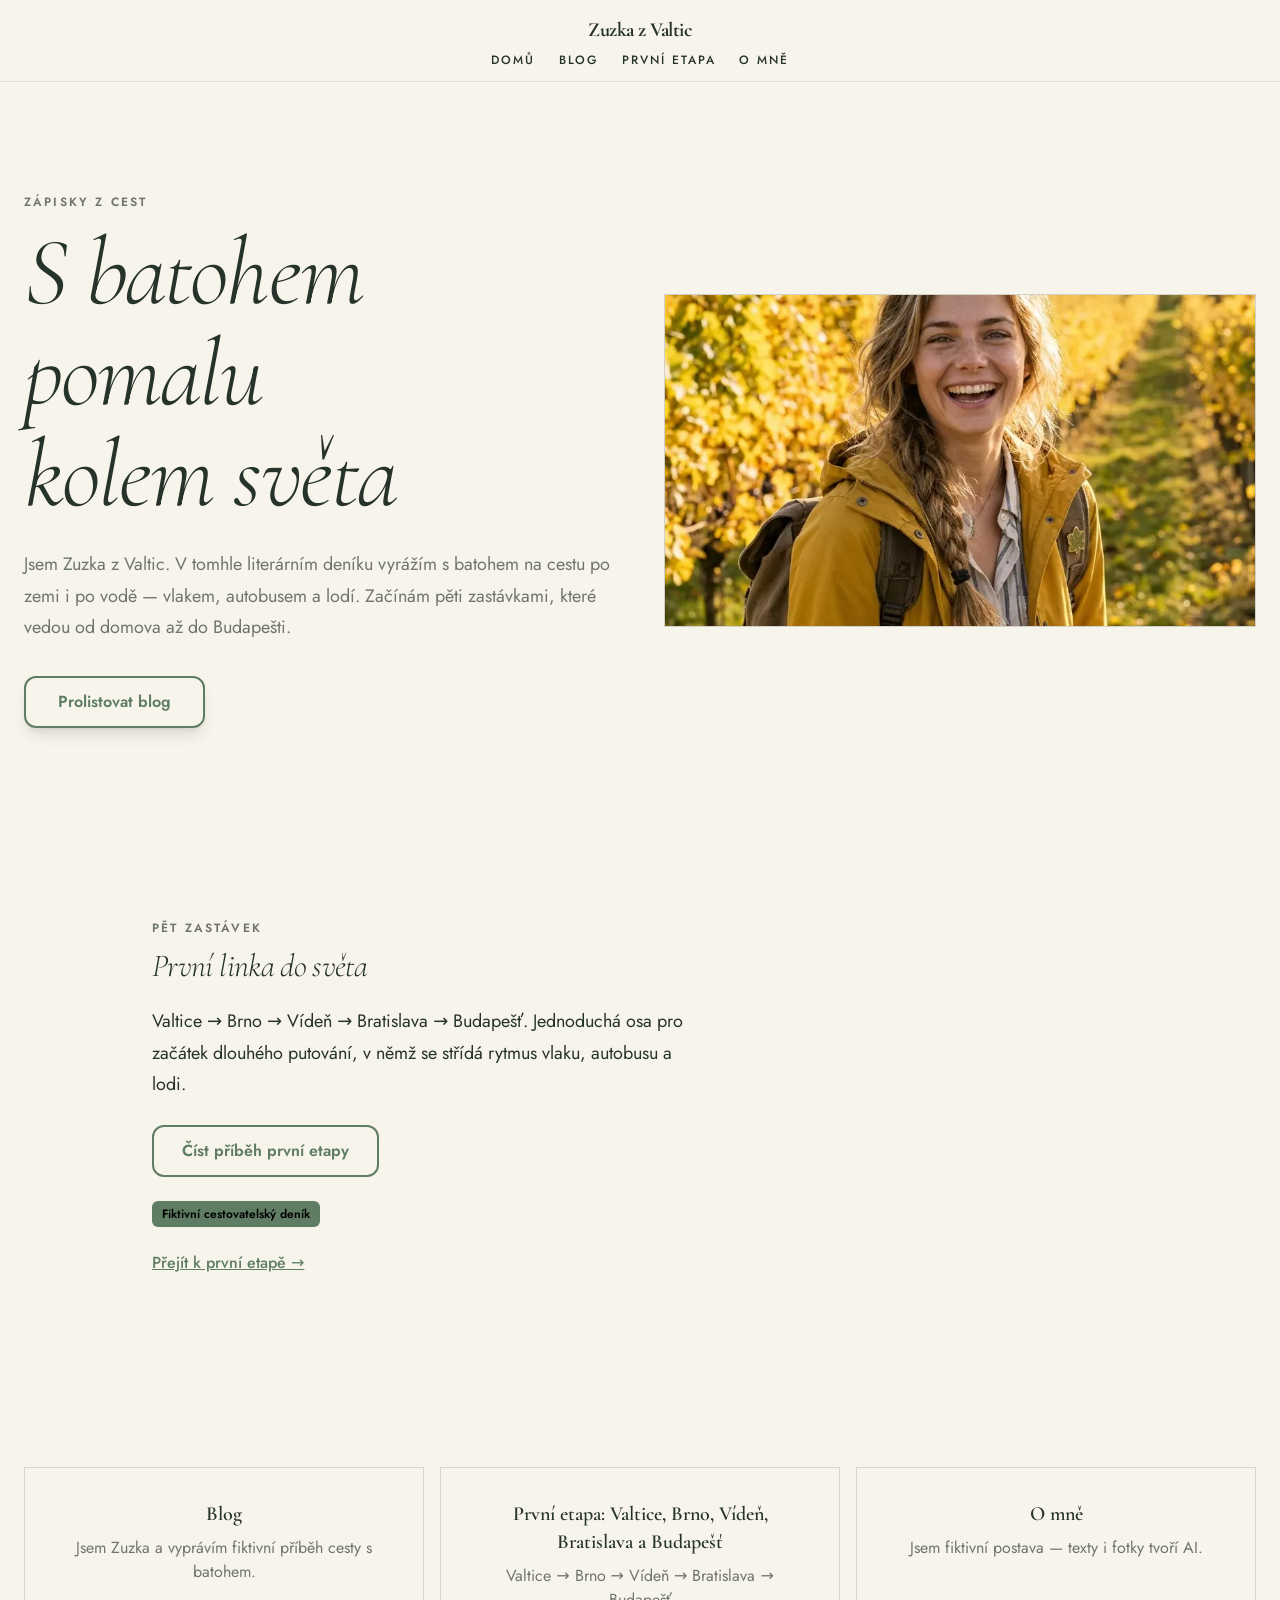
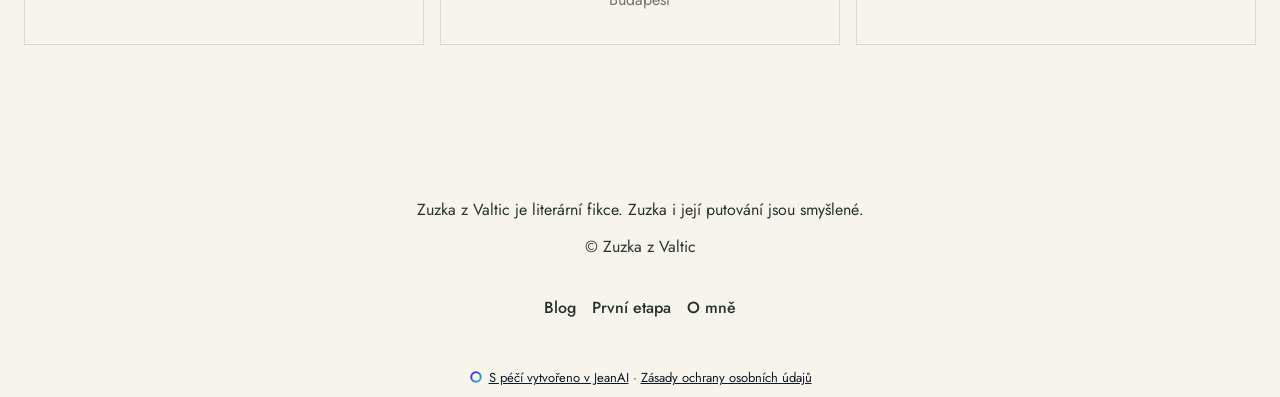
<file: index.html>
<!DOCTYPE html>
<html lang="cs">
  <head>
    <meta charset="UTF-8" />
    <meta name="viewport" content="width=device-width, initial-scale=1.0" />
    <meta name="description" content="Literární cestovatelský blog o fiktivní Zuzce z Valtic a její první etapě přes Brno, Vídeň, Bratislavu až do Budapešti." />
    <meta property="og:title" content="Zuzka z Valtic na cestě kolem světa" />
    <meta property="og:description" content="Literární cestovatelský blog o fiktivní Zuzce z Valtic a její první etapě přes Brno, Vídeň, Bratislavu až do Budapešti." />
    <meta property="og:type" content="website" />
    <meta property="og:locale" content="cs" />
    <meta property="og:url" content="https://zuzka-around-the-world.netlify.app" />
    <meta property="og:image" content="https://zuzka-around-the-world.netlify.app/og-image.jpg" />
    <meta name="twitter:card" content="summary_large_image" />
    <meta name="twitter:title" content="Zuzka z Valtic na cestě kolem světa" />
    <meta name="twitter:description" content="Literární cestovatelský blog o fiktivní Zuzce z Valtic a její první etapě přes Brno, Vídeň, Bratislavu až do Budapešti." />
    <meta name="twitter:image" content="https://zuzka-around-the-world.netlify.app/og-image.jpg" />
    <link rel="canonical" href="https://zuzka-around-the-world.netlify.app" />
    <script type="application/ld+json">{"@context":"https://schema.org","@graph":[{"@type":"Organization","name":"Zuzka z Valtic na cestě kolem světa","url":"https://zuzka-around-the-world.netlify.app"}]}</script>
    <title>Zuzka z Valtic na cestě kolem světa</title>
    <link rel="stylesheet" href="/assets/utilities.css" />
    <link rel="stylesheet" href="/styles.css" />
  </head>
  <body>
    <div class="jean-site-shell" data-jean-motion="off" style="min-height:100vh;display:flex;flex-direction:column">
    <header data-jean-burger="{&quot;panelCss&quot;:&quot;background:#F7F4EC;border-color:color-mix(in srgb, #26332A 10%, transparent)&quot;,&quot;linkCss&quot;:&quot;color:#26332A&quot;,&quot;links&quot;:[{&quot;href&quot;:&quot;/#section_uvod&quot;,&quot;label&quot;:&quot;Domů&quot;},{&quot;href&quot;:&quot;/blog.html#section_blog&quot;,&quot;label&quot;:&quot;Blog&quot;},{&quot;href&quot;:&quot;/prvni-etapa-valtice-brno-viden-bratislava-a-buda.html#section_pribeh&quot;,&quot;label&quot;:&quot;První etapa&quot;},{&quot;href&quot;:&quot;/o-mne.html&quot;,&quot;label&quot;:&quot;O mně&quot;}],&quot;cta&quot;:null,&quot;mobileOnly&quot;:true}" class="sticky top-0 z-50" style="background-color:var(--color-bg);border-bottom:1px solid var(--color-line)" id="section_header" data-section-id="section_header" data-section-type="header">
      <div class="max-w-7xl mx-auto px-6 pt-4 pb-3 flex flex-col items-center gap-2">
        <div class="w-full flex items-center justify-center gap-3 relative text-center max-md:px-12">
          <span class="text-xl tracking-tight min-w-0 shrink [overflow-wrap:anywhere] text-balance" data-block-id="block_brand" data-block-type="text.heading" style="color:var(--color-text);font-family:var(--font-heading);font-weight:700">Zuzka z Valtic</span>
          <span class="absolute right-0"><button type="button" aria-expanded="false" aria-controls="jean-header-menu" aria-label="Menu" class="md:hidden inline-flex flex-col justify-center items-center gap-1.5 w-11 h-11 -mr-2 flex-shrink-0 cursor-pointer bg-transparent border-0">
          <span style="width:20px;height:2px;background-color:var(--color-text);display:block;transition:transform .2s;transform:none"></span>
          <span style="width:20px;height:2px;background-color:var(--color-text);display:block;opacity:1;transition:opacity .2s"></span>
          <span style="width:20px;height:2px;background-color:var(--color-text);display:block;transition:transform .2s;transform:none"></span>
        </button></span>
        </div>
        <div class="flex items-center gap-6">
          <nav class="hidden md:flex gap-6" data-block-id="block_main_nav" data-block-type="nav_links">
            <a href="/#section_uvod" class="text-sm font-medium hover:opacity-70 transition-opacity" style="color:var(--color-text)">Domů</a>
          <a href="/blog.html#section_blog" class="text-sm font-medium hover:opacity-70 transition-opacity" style="color:var(--color-text)">Blog</a>
          <a href="/prvni-etapa-valtice-brno-viden-bratislava-a-buda.html#section_pribeh" class="text-sm font-medium hover:opacity-70 transition-opacity" style="color:var(--color-text)">První etapa</a>
          <a href="/o-mne.html" class="text-sm font-medium hover:opacity-70 transition-opacity" style="color:var(--color-text)">O mně</a>
          </nav>
          
        </div>
      </div>
      
    </header>
    <section class=" jean-scroll-stage jean-hero-stage py-20 lg:py-28 relative overflow-hidden" data-jean-parallax-root="hero" style="background-color:var(--color-bg)" id="section_uvod" data-section-id="section_uvod" data-section-type="hero">

      <div class="jean-hero-shell">
        <div class="relative z-10 max-w-7xl mx-auto px-6 flex flex-col lg:flex-row items-center gap-12 w-full">
        <div class="flex-1 jean-panel-sticky jean-motion-layer jean-parallax-subtle" data-jean-reveal="true">
          <div class="jean-heading-group"><p class="jean-eyebrow" style="color:var(--color-muted);font-family:var(--font-body);font-size:0.75rem;line-height:1.4;font-weight:600;letter-spacing:0.18em;text-transform:uppercase;margin:0 0 0.75rem">Zápisky z cest</p><h1 class="text-5xl lg:text-7xl tracking-tight" data-block-id="block_uvod_nadpis" data-block-type="text.heading" style="color:var(--color-text);font-family:var(--font-heading);font-style:italic;font-synthesis-style:none;font-weight:300;font-size:clamp(3.5rem, 2.2rem + 5vw, 6rem)">S batohem pomalu kolem světa</h1></div>
          <p class="mt-6 text-lg" data-block-id="block_uvod_perex" data-block-type="text.paragraph" style="color:var(--color-muted);font-family:var(--font-body);font-weight:400">Jsem Zuzka z Valtic. V tomhle literárním deníku vyrážím s batohem na cestu po zemi i po vodě — vlakem, autobusem a lodí. Začínám pěti zastávkami, které vedou od domova až do Budapešti.</p>
          <div class="mt-8"><a href="/blog.html#section_blog" class=" inline-block px-8 py-3 font-semibold shadow-lg" data-block-id="block_uvod_cta_blog" data-block-type="button" style="border-radius:0.75rem;color:var(--color-primary);background-color:transparent;border:2px solid var(--color-primary)">Prolistovat blog</a></div>
        </div>
        <div class="flex-1 order-last jean-panel-sticky jean-motion-layer jean-parallax-down" data-jean-reveal="true"><div class="jean-card-strong overflow-hidden shadow-2xl aspect-video flex items-center justify-center" style="border-radius:var(--jean-radius, 1rem)" data-block-id="block_uvod_misto_fotky" data-block-type="image"><img src="/images/photo-1-960.webp" alt="Zuzka z Valtic na cestě kolem světa" class="w-full h-full object-cover" srcset="/images/photo-1-480.webp 480w, /images/photo-1-960.webp 848w" data-jean-full="/images/photo-1-960.webp" fetchpriority="high" sizes="100vw" decoding="async"></div></div>
        </div>
      </div>
    </section>
    <div id="section_trasa" class="jean-motion-layer" data-jean-reveal="true" data-section-id="section_trasa" data-section-type="content_group">
    <section class="py-16 lg:py-20 jean-section-shell" style="background-color:var(--color-bg)">
      <div class="max-w-5xl mx-auto px-6 flex flex-col gap-6">
        <div><div class="jean-heading-group"><p class="jean-eyebrow" style="color:var(--color-muted);font-family:var(--font-body);font-size:0.75rem;line-height:1.4;font-weight:600;letter-spacing:0.18em;text-transform:uppercase;margin:0 0 0.75rem">Pět zastávek</p><h2 data-block-id="block_trasa_nadpis" data-block-type="text.heading" style="font-size:2rem;font-weight:300;color:var(--color-text);font-style:italic;font-synthesis-style:none">První linka do světa</h2></div></div>
        <div><p data-block-id="block_trasa_text" data-block-type="text.paragraph" data-jean-held="" style="color:var(--color-text);line-height:1.6;font-weight:400">Valtice → Brno → Vídeň → Bratislava → Budapešť. Jednoduchá osa pro začátek dlouhého putování, v němž se střídá rytmus vlaku, autobusu a lodi.</p></div>
        <div><div data-block-id="block_trasa_odkaz" data-block-type="button"><a href="/prvni-etapa-valtice-brno-viden-bratislava-a-buda.html#section_pribeh" style="display:inline-block;padding:.75rem 1.75rem;font-weight:600;border-radius:0.75rem;color:var(--color-primary);background:transparent;border:2px solid var(--color-primary)">Číst příběh první etapy</a></div></div>
        <div><span data-block-id="block_uvod_oznaceni" data-block-type="badge" style="display:inline-block;padding:.25rem .625rem;border-radius:.375rem;font-size:.75rem;font-weight:600;color:var(--color-on-primary, #fff);background-color:var(--color-primary)">Fiktivní cestovatelský deník</span></div>
        <div><a data-block-id="block_uvod_cta_etapa" data-block-type="link" href="/prvni-etapa-valtice-brno-viden-bratislava-a-buda.html#section_pribeh" style="color:var(--color-primary);font-weight:500;text-decoration:underline">Přejít k první etapě →</a></div>
      </div>
    </section>
    </div>
    <div class="jean-motion-layer jean-page-doors" data-jean-reveal="true">
    <section class="py-20 lg:py-28 jean-scroll-stage jean-section-shell" data-jean-parallax-root="features" style="background-color:var(--color-bg)">
      <div class="max-w-7xl mx-auto px-6 ">
        
        
        <div class="jean-stagger-grid grid grid-cols-1 md:grid-cols-2 lg:grid-cols-3 gap-8 ">
          <a href="/blog.html" class="group jean-card-face p-8 jean-card-corner h-full flex flex-col items-center text-center jean-card-link jean-motion-layer jean-stagger-card jean-parallax-up" data-jean-reveal="true" style="transition-delay:0s">
            
            
            <h3 class="text-xl font-semibold mb-2" style="color:var(--color-text)">Blog</h3>
            <p style="color:var(--color-muted)">Jsem Zuzka a vyprávím fiktivní příběh cesty s batohem.</p>
          </a>
          <a href="/prvni-etapa-valtice-brno-viden-bratislava-a-buda.html" class="group jean-card-face p-8 jean-card-corner h-full flex flex-col items-center text-center jean-card-link jean-motion-layer jean-stagger-card jean-parallax-down" data-jean-reveal="true" style="transition-delay:0.08s">
            
            
            <h3 class="text-xl font-semibold mb-2" style="color:var(--color-text)">První etapa: Valtice, Brno, Vídeň, Bratislava a Budapešť</h3>
            <p style="color:var(--color-muted)">Valtice → Brno → Vídeň → Bratislava → Budapešť</p>
          </a>
          <a href="/o-mne.html" class="group jean-card-face p-8 jean-card-corner h-full flex flex-col items-center text-center jean-card-link jean-motion-layer jean-stagger-card jean-parallax-up" data-jean-reveal="true" style="transition-delay:0.16s">
            
            
            <h3 class="text-xl font-semibold mb-2" style="color:var(--color-text)">O mně</h3>
            <p style="color:var(--color-muted)">Jsem fiktivní postava — texty i fotky tvoří AI.</p>
          </a>
        </div>
      </div>
    </section>
    </div>
    <footer class="py-10 mt-auto" style="background-color:var(--color-bg)" id="section_footer" data-section-id="section_footer" data-section-type="footer">
      <div class="max-w-7xl mx-auto px-6 flex flex-col gap-6">
        
        <div class="text-center max-w-3xl mx-auto flex flex-col gap-3"><div><p data-block-id="block_footer_text" data-block-type="text.paragraph" data-jean-held="" style="color:var(--color-text);line-height:1.6;font-weight:400">Zuzka z Valtic je literární fikce. Zuzka i její putování jsou smyšlené.</p></div>
          <div><p data-block-id="block_footer_copyright" data-block-type="text.paragraph" data-jean-held="" style="color:var(--color-text);line-height:1.6;font-weight:400">© Zuzka z Valtic</p></div>
          <div><p data-block-id="block_footer_fiction_notice" data-block-type="text.paragraph" data-jean-held="" style="color:var(--color-text);line-height:1.6;font-weight:400"></p></div></div>
        <div class="flex flex-col items-center gap-3"><div><nav data-block-id="block_footer_nav" data-block-type="nav_links" style="display:flex;flex-wrap:wrap;justify-content:center;gap:1rem"><a href="/blog.html#section_blog" style="color:var(--color-text);font-weight:500">Blog</a><a href="/prvni-etapa-valtice-brno-viden-bratislava-a-buda.html#section_pribeh" style="color:var(--color-text);font-weight:500">První etapa</a><a href="/o-mne.html" style="color:var(--color-text);font-weight:500">O mně</a></nav></div></div>
        
        
      </div>
    </footer><div data-jean-identification="1" aria-label="Údaje o provozovateli" style="background:#F7F4EC!important;color:#111827!important;font-family:var(--font-body, ui-sans-serif), system-ui, -apple-system, sans-serif;font-size:13px!important;line-height:1.6!important;padding:8px 16px clamp(8px,calc((901px - 100vw) * 1000),64px);text-align:center;word-break:break-word;display:block!important;visibility:visible!important;opacity:1!important;position:static!important;height:auto!important;max-height:none!important;overflow:visible!important;clip-path:none!important;transform:none!important;content-visibility:visible!important"><span style="display:block!important;visibility:visible!important;opacity:1!important;color:inherit!important;font-size:13px!important;line-height:1.6!important;position:static!important;height:auto!important;max-height:none!important;overflow:visible!important;clip-path:none!important;transform:none!important;text-indent:0!important;letter-spacing:normal!important;word-spacing:normal!important;content-visibility:visible!important"><a href="https://jeanai.cz" rel="noopener" style="display:inline!important;text-decoration:underline;visibility:visible!important;opacity:1!important;color:inherit!important;font-size:13px!important;line-height:1.6!important;position:static!important;height:auto!important;max-height:none!important;overflow:visible!important;clip-path:none!important;transform:none!important;text-indent:0!important;letter-spacing:normal!important;word-spacing:normal!important;content-visibility:visible!important"><svg aria-hidden="true" focusable="false" width="14" height="14" viewBox="0 0 128 128" style="display:inline-block!important;visibility:visible!important;opacity:1!important;width:14px!important;height:14px!important;vertical-align:-2px;margin-right:6px"><defs><linearGradient id="jean-mark-ring" x1="0" y1="0" x2="1" y2="1"><stop offset="0" stop-color="#5814cf"/><stop offset="1" stop-color="#12c9e6"/></linearGradient></defs><circle cx="64" cy="64" r="43.5" fill="none" stroke="url(#jean-mark-ring)" stroke-width="19"/></svg>S péčí vytvořeno v JeanAI</a> · <a href="/soukromi.html" style="display:inline!important;text-decoration:underline;visibility:visible!important;opacity:1!important;color:inherit!important;font-size:13px!important;line-height:1.6!important;position:static!important;height:auto!important;max-height:none!important;overflow:visible!important;clip-path:none!important;transform:none!important;text-indent:0!important;letter-spacing:normal!important;word-spacing:normal!important;content-visibility:visible!important">Zásady ochrany osobních údajů</a></span></div>
    </div>
    <script>
(function () {
  "use strict";

  function styled(tag, css) {
    var el = document.createElement(tag);
    el.style.cssText = css;
    return el;
  }

  // ── gallery lightbox — parity with the React modal, clicks only ──
  var galleries = document.querySelectorAll('[data-jean-lightbox]');
  for (var g = 0; g < galleries.length; g += 1) (function (sectionEl) {
    var figures = sectionEl.querySelectorAll('figure');
    var managedMount = sectionEl.getAttribute('data-jean-lightbox') === 'managed';
    if (figures.length === 0 && !managedMount) return;
    var items = [];
    for (var i = 0; i < figures.length; i += 1) {
      var img = figures[i].querySelector('img');
      items.push({
        src: img ? (img.getAttribute('data-jean-full') || img.getAttribute('src') || '') : '',
        alt: img ? (img.getAttribute('alt') || '') : '',
      });
    }

    var idx = -1;
    var overlay = null;
    var imgEl = null;
    var counterEl = null;

    function close() {
      if (overlay && overlay.parentNode) overlay.parentNode.removeChild(overlay);
      overlay = null;
      idx = -1;
    }
    function show(next) {
      idx = Math.max(0, Math.min(items.length - 1, next));
      imgEl.src = items[idx].src;
      imgEl.alt = items[idx].alt;
      counterEl.textContent = (idx + 1) + ' / ' + items.length;
    }
    function navButton(placementCss, text, onClick) {
      var btn = styled('button', 'position:absolute;' + placementCss + ';padding:0.75rem;border-radius:9999px;background:rgba(255,255,255,0.15);color:#fff;border:none;cursor:pointer');
      btn.type = 'button';
      btn.textContent = text;
      btn.addEventListener('click', function (e) { e.stopPropagation(); onClick(); });
      return btn;
    }
    function open(start) {
      overlay = styled('div', 'position:fixed;inset:0;z-index:100;display:flex;align-items:center;justify-content:center;background:rgba(0,0,0,0.92)');
      overlay.addEventListener('click', close);
      var wrap = styled('div', 'position:relative');
      wrap.addEventListener('click', function (e) { e.stopPropagation(); });
      imgEl = styled('img', 'max-height:85vh;max-width:90vw;border-radius:0.75rem;object-fit:contain;box-shadow:0 25px 50px rgba(0,0,0,0.5)');
      wrap.appendChild(imgEl);
      counterEl = styled('div', 'position:absolute;bottom:1rem;left:50%;transform:translateX(-50%);font-size:0.875rem;color:rgba(255,255,255,0.7)');
      overlay.appendChild(wrap);
      overlay.appendChild(navButton('left:1rem;top:50%;transform:translateY(-50%);font-size:1.5rem', '\u2190', function () { show(idx - 1); }));
      overlay.appendChild(navButton('right:1rem;top:50%;transform:translateY(-50%);font-size:1.5rem', '\u2192', function () { show(idx + 1); }));
      overlay.appendChild(navButton('top:1rem;right:1rem;font-size:1.2rem;line-height:1', '\u00d7', close));
      overlay.appendChild(counterEl);
      document.body.appendChild(overlay);
      show(start);
    }

    // 8z56 W-2a — a MANAGED gallery's figures are its collection's, and the
    // live refresh replaces them after this runs: one delegate on the section,
    // the list read at the click, and a placeholder panel never opens.
    if (managedMount) {
      sectionEl.addEventListener('click', function (e) {
        var fig = e && e.target && e.target.closest ? e.target.closest('figure') : null;
        if (!fig || fig.closest('[data-jean-placeholder]')) return;
        var live = sectionEl.querySelectorAll('figure');
        var at = -1;
        items = [];
        for (var k = 0; k < live.length; k += 1) {
          if (live[k].closest('[data-jean-placeholder]')) continue;
          if (live[k] === fig) at = items.length;
          var liveImg = live[k].querySelector('img');
          items.push({
            src: liveImg ? (liveImg.getAttribute('data-jean-full') || liveImg.getAttribute('src') || '') : '',
            alt: liveImg ? (liveImg.getAttribute('alt') || '') : '',
          });
        }
        if (at >= 0) open(at);
      });
      return;
    }

    for (var f = 0; f < figures.length; f += 1) (function (fi) {
      figures[fi].addEventListener('click', function () { open(fi); });
    })(f);
  })(galleries[g]);

  // ── a picture that opens (8z46 QL-24a) ──
  // Bound to img[data-jean-image-open], which the renderer stamps on a picture
  // whose block or site says it opens. Never in the editor's canvas: the
  // overlay's own script is on that page (script[data-jean-overlay]) and a
  // click there selects the block, so the click is left to it.
  //
  // From the keyboard too (8z46 leftover, 8z50 run): the picture is in the Tab
  // order and opens on Enter or Space; the dialog takes the focus on its close
  // button and keeps Tab inside; closing it, any way, gives the focus back to
  // the picture that opened it. The canvas is asked at the moment of the key,
  // as at the click: its overlay script comes after this one on the page.
  var openables = document.querySelectorAll('img[data-jean-image-open]');
  if (openables.length > 0) (function () {
    var box = null;
    var boxImg = null;
    var boxCaption = null;
    var boxCounter = null;
    var boxClose = null;
    var opener = null;
    var group = [];
    var at = -1;

    function inEditorCanvas() {
      return typeof document.querySelector === 'function' && Boolean(document.querySelector('script[data-jean-overlay]'));
    }
    function sameSection(img) {
      var root = typeof img.closest === 'function' ? img.closest('[data-section-id]') : null;
      if (!root) return [img];
      var list = root.querySelectorAll('img[data-jean-image-open]');
      var out = [];
      for (var i = 0; i < list.length; i += 1) out.push(list[i]);
      return out.length ? out : [img];
    }
    function paint() {
      var img = group[at];
      boxImg.src = img.getAttribute('data-jean-full') || img.getAttribute('src') || '';
      boxImg.alt = img.getAttribute('alt') || '';
      boxCaption.textContent = boxImg.alt;
      boxCaption.style.display = boxImg.alt ? 'block' : 'none';
      if (boxCounter) boxCounter.textContent = (at + 1) + ' / ' + group.length;
    }
    function step(delta) {
      if (group.length < 2) return;
      at = (at + delta + group.length) % group.length;
      paint();
    }
    function inside(el) {
      for (var x = el; x; x = x.parentNode) if (x === box) return true;
      return false;
    }
    function keepTabInside(e) {
      var buttons = box.querySelectorAll('button');
      if (!buttons.length) return;
      var first = buttons[0];
      var last = buttons[buttons.length - 1];
      var active = document.activeElement;
      if (e.shiftKey ? (active === first || !inside(active)) : (active === last || !inside(active))) {
        if (typeof e.preventDefault === 'function') e.preventDefault();
        (e.shiftKey ? last : first).focus();
      }
    }
    function onKey(e) {
      if (!box) return;
      if (e.key === 'Escape') shut();
      else if (e.key === 'ArrowRight') step(1);
      else if (e.key === 'ArrowLeft') step(-1);
      else if (e.key === 'Tab') keepTabInside(e);
    }
    function shut() {
      if (box && box.parentNode) box.parentNode.removeChild(box);
      box = null;
      boxClose = null;
      at = -1;
      if (typeof document.removeEventListener === 'function') document.removeEventListener('keydown', onKey);
      var back = opener;
      opener = null;
      if (back && typeof back.focus === 'function') back.focus();
    }
    function control(placementCss, text, onClick) {
      var btn = styled('button', 'position:absolute;' + placementCss + ';padding:0.75rem;border-radius:9999px;background:rgba(255,255,255,0.15);color:#fff;border:none;cursor:pointer');
      btn.type = 'button';
      btn.textContent = text;
      btn.addEventListener('click', function (e) { e.stopPropagation(); onClick(); });
      return btn;
    }
    function open(img) {
      opener = img;
      group = sameSection(img);
      at = Math.max(0, group.indexOf(img));
      box = styled('div', 'position:fixed;inset:0;z-index:101;display:flex;flex-direction:column;align-items:center;justify-content:center;gap:1rem;padding:1.5rem;background:rgba(0,0,0,0.9);cursor:zoom-out');
      box.setAttribute('role', 'dialog');
      box.setAttribute('aria-modal', 'true');
      box.addEventListener('click', shut);
      boxImg = styled('img', 'max-height:80vh;max-width:92vw;border-radius:0.75rem;object-fit:contain;box-shadow:0 25px 50px rgba(0,0,0,0.5);cursor:default');
      boxImg.addEventListener('click', function (e) { e.stopPropagation(); });
      boxCaption = styled('p', 'margin:0;max-width:60rem;text-align:center;color:#fff;font-size:0.95rem;line-height:1.5');
      box.appendChild(boxImg);
      box.appendChild(boxCaption);
      boxCounter = null;
      if (group.length > 1) {
        boxCounter = styled('div', 'font-size:0.875rem;color:rgba(255,255,255,0.7)');
        box.appendChild(boxCounter);
        box.appendChild(control('left:1rem;top:50%;transform:translateY(-50%);font-size:1.5rem', '\u2190', function () { step(-1); }));
        box.appendChild(control('right:1rem;top:50%;transform:translateY(-50%);font-size:1.5rem', '\u2192', function () { step(1); }));
      }
      boxClose = control('top:1rem;right:1rem;font-size:1.2rem;line-height:1', '\u00d7', shut);
      box.appendChild(boxClose);
      document.body.appendChild(box);
      if (typeof document.addEventListener === 'function') document.addEventListener('keydown', onKey);
      paint();
      if (typeof boxClose.focus === 'function') boxClose.focus();
    }
    for (var o = 0; o < openables.length; o += 1) (function (img) {
      if (img.getAttribute('tabindex') === null) img.setAttribute('tabindex', '0');
      img.setAttribute('role', 'button');
      img.addEventListener('click', function (e) {
        if (inEditorCanvas()) return;
        if (e && e.defaultPrevented) return;
        open(img);
      });
      // Enter opens on the press, Space on the release, as a button does: the
      // focus moves onto the close button when it opens, and a Space released
      // there would click it shut again. A held Enter opens once (its repeats
      // would press the close button, then the picture, in turn), and Space
      // opens only on the release of a press that began on this picture.
      var spacePressed = false;
      img.addEventListener('keydown', function (e) {
        if (box || inEditorCanvas()) return;
        if (e.key !== 'Enter' && e.key !== ' ') return;
        if (typeof e.preventDefault === 'function') e.preventDefault();
        if (e.repeat) return;
        if (e.key === 'Enter') open(img);
        else spacePressed = true;
      });
      img.addEventListener('keyup', function (e) {
        if (e.key !== ' ') return;
        var pressedHere = spacePressed;
        spacePressed = false;
        if (!pressedHere || box || inEditorCanvas()) return;
        if (typeof e.preventDefault === 'function') e.preventDefault();
        open(img);
      });
    })(openables[o]);
  })();

  // ── paged menu — the pager the mount render froze on page one ──
  var menus = document.querySelectorAll('[data-jean-menu-paged]');
  for (var m = 0; m < menus.length; m += 1) (function (sectionEl) {
    var pages = sectionEl.querySelectorAll('[data-jean-menu-page]');
    if (pages.length === 0) return;

    var prev = null;
    var next = null;
    var nums = [];
    var buttons = sectionEl.querySelectorAll('button');
    for (var i = 0; i < buttons.length; i += 1) {
      var label = (buttons[i].textContent || '').trim();
      if (label === '\u2190') prev = buttons[i];
      else if (label === '\u2192') next = buttons[i];
      else if (/^[0-9]+$/.test(label)) nums.push(buttons[i]);
    }
    var counter = null;
    var divs = sectionEl.querySelectorAll('div');
    for (var d = 0; d < divs.length; d += 1) {
      if (/^[0-9]+ \/ [0-9]+$/.test((divs[d].textContent || '').trim()) && !divs[d].querySelector('div')) {
        counter = divs[d];
        break;
      }
    }

    var current = 0;
    for (var p0 = 0; p0 < pages.length; p0 += 1) {
      if (pages[p0].style.display !== 'none') { current = p0; break; }
    }

    function setPage(n) {
      current = Math.max(0, Math.min(pages.length - 1, n));
      for (var p = 0; p < pages.length; p += 1) {
        pages[p].style.display = p === current ? 'block' : 'none';
      }
      if (counter) counter.textContent = (current + 1) + ' / ' + pages.length;
      if (prev) { prev.disabled = current === 0; prev.style.opacity = current === 0 ? '0.5' : '1'; }
      if (next) { next.disabled = current === pages.length - 1; next.style.opacity = current === pages.length - 1 ? '0.5' : '1'; }
      for (var b = 0; b < nums.length; b += 1) {
        var active = b === current;
        nums[b].style.border = active ? '1px solid var(--color-primary)' : '1px solid var(--color-line)';
        nums[b].style.backgroundColor = active ? 'color-mix(in srgb, var(--color-primary) 12%, white)' : 'var(--color-surface)';
        nums[b].style.color = active ? 'var(--color-primary)' : 'var(--color-text)';
      }
    }

    if (prev) prev.addEventListener('click', function () { setPage(current - 1); });
    if (next) next.addEventListener('click', function () { setPage(current + 1); });
    for (var nb = 0; nb < nums.length; nb += 1) (function (k) {
      nums[k].addEventListener('click', function () { setPage(k); });
    })(nb);
  })(menus[m]);

  // ── burger header — the drawer the mount render never painted ──
  //
  // DELEGATED from the document on purpose (8z52 QC-4), rather than bound to
  // the buttons this script finds at load. The editor's canvas swaps a changed
  // section's markup in place (canvasMorph.ts), and a listener left on the
  // button that was there at load sits on a node the page no longer holds: the
  // drawer opened once and then never again, so a header carrying
  // data-jean-burger — which is every header with a link or a CTA — had to
  // remount the whole canvas document for every edit to its text. A delegate
  // reads the header out of the event, so a header swapped in an hour later
  // behaves exactly like the one that loaded, and nobody has to re-initialise
  // anything for it.
  //
  // Which costs a rule: NO STATE IN A CLOSURE, because a closure describes the
  // header that was. The state is the DOM. Whether the drawer is open is the
  // button's aria-expanded — the attribute a screen reader is told anyway —
  // and the panel is the element carrying jean-burger-panel, built on open
  // and removed on close. A swapped header arrives with neither, and that is
  // the honest answer: the markup the renderer writes has the drawer shut.
  //
  // NOTE: no backticks anywhere below. The whole script is a JS template
  // literal, and a backtick in a COMMENT closes it — the error lands on a line
  // that looks fine.
  function burgerPanelOf(headerEl) {
    return headerEl.querySelector('.jean-burger-panel');
  }

  function buildBurgerPanel(data) {
    // Two shapes, because the two headers are two compositions. An overlay
    // header's drawer IS its navigation at every width, so it stays the
    // floating rounded card. The other three keep their nav on the desktop
    // and only borrow this below the md breakpoint, so their panel is a
    // full-width sheet under the bar — and it carries the md:hidden class, or
    // a reader who opens it on a phone and then widens the window is left
    // with a panel duplicating the nav bar above it.
    //
    // RESOLVED colours from the drawer data, never var(--color-*): this panel
    // hangs INSIDE the header, and a header on a dark ground scopes its own
    // --color-text / --color-line overrides to that element while leaving
    // --color-bg alone. A panel reading those tokens paints the page's white
    // background under the header's white text — invisible. Measured live.
    var face = data.panelCss || 'background:#FFFFFF;border-color:rgba(15,23,42,0.12)';
    var inkCss = data.linkCss || 'color:#0F172A';
    var panel = data.mobileOnly
      ? styled('div', 'padding:0 1.5rem 1.25rem;border-top-width:1px;border-top-style:solid;' + face)
      : styled('div', 'margin:0 1.5rem;border-radius:1rem;padding:2rem;border-width:1px;border-style:solid;box-shadow:0 24px 60px rgba(0,0,0,0.18);' + face);
    // jean-burger-panel is how the delegate finds an open drawer again; it is
    // a class and not a data-jean-* name on purpose, so it stays out of the
    // swap decision canvasMorph.ts makes from those names.
    panel.className = data.mobileOnly ? 'jean-burger-panel md:hidden' : 'jean-burger-panel';
    var nav = styled('nav', 'display:flex;flex-direction:column;gap:1rem');
    var links = Array.isArray(data.links) ? data.links : [];
    for (var i = 0; i < links.length; i += 1) {
      var a = styled('a', 'font-size:1.125rem;font-weight:500;text-decoration:none;' + inkCss);
      a.href = links[i].href || '#';
      a.textContent = links[i].label || 'Link';
      nav.appendChild(a);
    }
    panel.appendChild(nav);
    if (data.cta && data.cta.label) {
      var cta = styled('a', 'display:inline-flex;align-items:center;padding:0.625rem 1.5rem;margin-top:1.5rem;font-size:0.875rem;font-weight:600;text-decoration:none;' + (data.cta.css || ''));
      cta.href = data.cta.href || '#';
      cta.textContent = data.cta.label;
      panel.appendChild(cta);
    }
    return panel;
  }

  function paintBurgerButton(btn, open) {
    btn.setAttribute('aria-expanded', open ? 'true' : 'false');
    // TWO bars on the overlay burger, THREE on the others — and the middle
    // one has to go, or the X keeps a stroke through its centre. Written off
    // the actual count rather than a layout flag, so a burger that grows or
    // loses a bar animates correctly without this knowing which it was.
    var spans = btn.querySelectorAll('span');
    if (spans.length >= 3) {
      spans[0].style.transform = open ? 'translateY(9px) rotate(45deg)' : 'none';
      spans[1].style.opacity = open ? '0' : '1';
      spans[2].style.transform = open ? 'translateY(-9px) rotate(-45deg)' : 'none';
    } else if (spans.length === 2) {
      spans[0].style.transform = open ? 'translateY(4px) rotate(45deg)' : 'none';
      spans[1].style.transform = open ? 'translateY(-4px) rotate(-45deg)' : 'none';
    }
  }

  function shutBurger(headerEl) {
    var panel = burgerPanelOf(headerEl);
    if (panel && panel.parentNode) panel.parentNode.removeChild(panel);
    var btn = headerEl.querySelector('button[aria-label="Menu"]');
    if (btn) paintBurgerButton(btn, false);
  }

  function toggleBurger(headerEl, btn) {
    if (burgerPanelOf(headerEl)) { shutBurger(headerEl); return; }
    var data;
    try { data = JSON.parse(headerEl.getAttribute('data-jean-burger') || '{}'); } catch (err) { return; }
    headerEl.appendChild(buildBurgerPanel(data));
    paintBurgerButton(btn, true);
  }

  if (typeof document.addEventListener === 'function') {
    document.addEventListener('click', function (ev) {
      var target = ev && ev.target;
      if (!target || typeof target.closest !== 'function') return;
      var btn = target.closest('button[aria-label="Menu"]');
      var headerEl = (btn || target).closest('[data-jean-burger]');
      // A burger button in a header with no drawer data has nothing to open —
      // the renderer drops the attribute when the drawer would be empty.
      if (!headerEl) return;
      if (btn) { toggleBurger(headerEl, btn); return; }
      // A link inside the open drawer: the browser follows it, and the drawer
      // that covered the page goes with it — the close the per-link listener
      // used to do, now without a listener per link.
      var link = target.closest('a');
      if (link && link.closest('.jean-burger-panel')) shutBurger(headerEl);
    });
  }

  // ── click-to-load video (SF-1b) — the iframe is CREATED, never rendered ──
  //
  // The page ships a placeholder that is a link to the video's own page, so a
  // reader with no JavaScript still gets the video. With JavaScript, the click
  // is intercepted and the embed is built here instead — which is the only
  // moment a visitor's browser talks to YouTube or Vimeo, and it happens
  // because they asked. autoplay=1 is added so the click that replaced the
  // poster also starts the video: one click, not two. (No backticks in this
  // literal - one ends it, which is what the header two hundred lines up says.)
  var videos = document.querySelectorAll('[data-jean-video]');
  for (var vi = 0; vi < videos.length; vi += 1) (function (holder) {
    var trigger = holder.querySelector('[data-jean-video-play]');
    if (!trigger) return;
    trigger.addEventListener('click', function (ev) {
      var src = holder.getAttribute('data-jean-video');
      // No embed URL means the link is the only answer there is — let it open.
      if (!src) return;
      // The placeholder IS an <a href> to the video's own page, so the browser
      // gestures for „open this elsewhere" must keep working: a modifier click
      // or a middle click follows the link instead of being swallowed into an
      // autoplaying iframe in place (review of #1436).
      if (ev.metaKey || ev.ctrlKey || ev.shiftKey || ev.altKey) return;
      if (typeof ev.button === 'number' && ev.button !== 0) return;
      ev.preventDefault();
      var frame = document.createElement('iframe');
      frame.setAttribute('src', src + (src.indexOf('?') === -1 ? '?' : '&') + 'autoplay=1');
      frame.setAttribute('allow', 'accelerometer; autoplay; encrypted-media; gyroscope; picture-in-picture; fullscreen');
      frame.setAttribute('allowfullscreen', '');
      frame.setAttribute('title', trigger.getAttribute('aria-label') || 'Video');
      frame.style.cssText = 'position:absolute;inset:0;width:100%;height:100%;border:0';
      holder.textContent = '';
      holder.appendChild(frame);
    });
  })(videos[vi]);
})();
</script>
<script>(function(){var n=navigator,d=document,e="https://jeanai.onrender.com/v1/public/sites/cb63d0dd-cec8-4ef6-9866-5a02d71b3ae8/pv";if(n.webdriver)return;function s(){try{var u=new URL(location.href),q=u.searchParams,k=q.get("k"),b=JSON.stringify({p:u.pathname,k:k});window.fetch?fetch(e,{method:"POST",body:b,keepalive:!0,credentials:"omit"}).catch(Boolean):n.sendBeacon&&n.sendBeacon(e,b);if(k!==null){q.delete("k");history.replaceState(history.state,"",u.pathname+u.search+u.hash)}}catch(x){}}d.prerendering?d.addEventListener("prerenderingchange",s,{once:!0}):s()})()</script>
  </body>
</html>
</file>
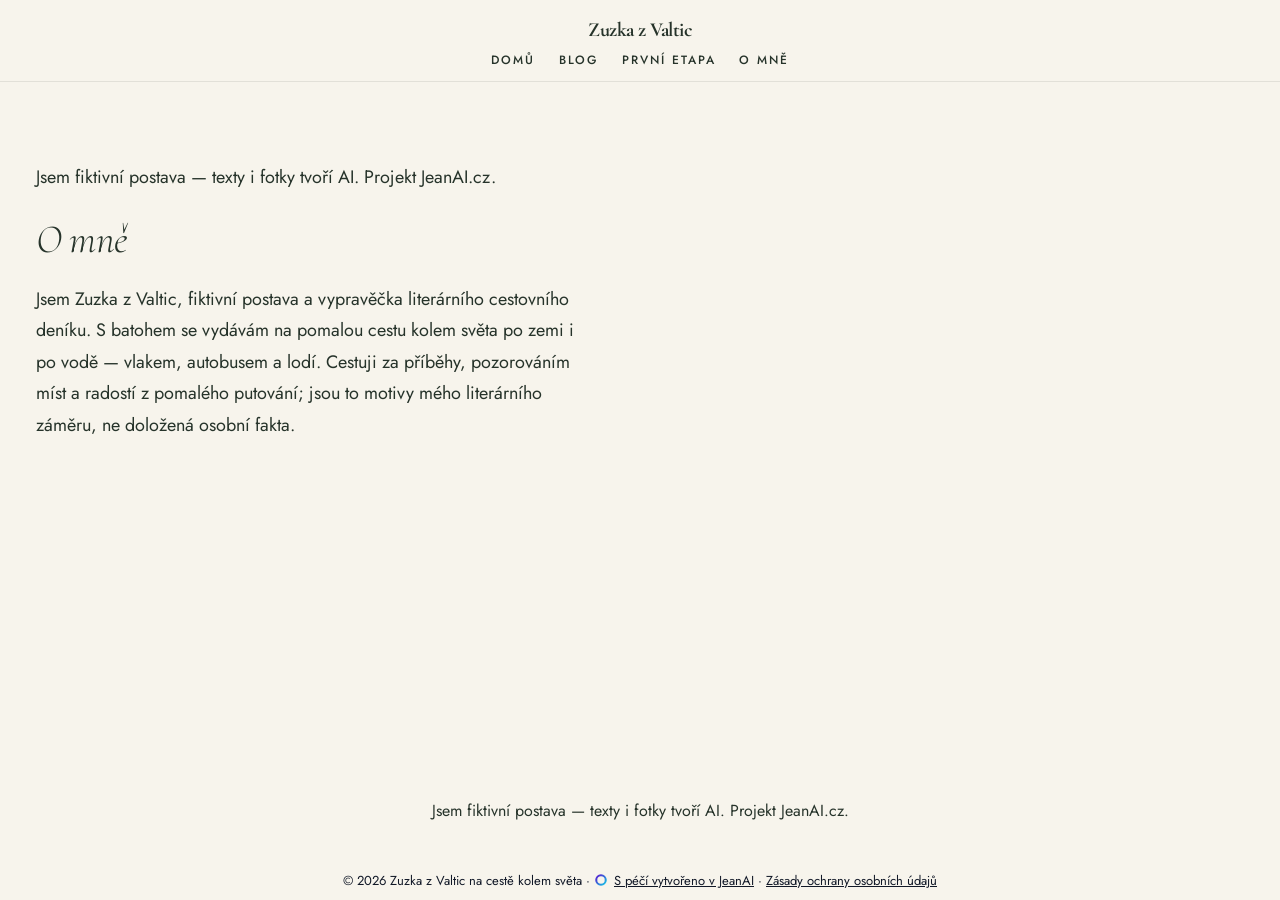
<file: o-mne.html>
<!DOCTYPE html>
<html lang="cs">
  <head>
    <meta charset="UTF-8" />
    <meta name="viewport" content="width=device-width, initial-scale=1.0" />
    <meta name="description" content="Literární cestovatelský blog o fiktivní Zuzce z Valtic a její první etapě přes Brno, Vídeň, Bratislavu až do Budapešti." />
    <meta property="og:title" content="O mně" />
    <meta property="og:description" content="Literární cestovatelský blog o fiktivní Zuzce z Valtic a její první etapě přes Brno, Vídeň, Bratislavu až do Budapešti." />
    <meta property="og:type" content="website" />
    <meta property="og:locale" content="cs" />
    <meta property="og:url" content="https://zuzka-around-the-world.netlify.app/o-mne.html" />
    <meta property="og:image" content="https://zuzka-around-the-world.netlify.app/og-image.jpg" />
    <meta name="twitter:card" content="summary_large_image" />
    <meta name="twitter:title" content="O mně" />
    <meta name="twitter:description" content="Literární cestovatelský blog o fiktivní Zuzce z Valtic a její první etapě přes Brno, Vídeň, Bratislavu až do Budapešti." />
    <meta name="twitter:image" content="https://zuzka-around-the-world.netlify.app/og-image.jpg" />
    <link rel="canonical" href="https://zuzka-around-the-world.netlify.app/o-mne.html" />
    <script type="application/ld+json">{"@context":"https://schema.org","@graph":[{"@type":"Organization","name":"Zuzka z Valtic na cestě kolem světa","url":"https://zuzka-around-the-world.netlify.app"}]}</script>
    <title>O mně</title>
    <link rel="stylesheet" href="/assets/utilities.css" />
    <link rel="stylesheet" href="/styles.css" />
  </head>
  <body>
    <div class="jean-site-shell" data-jean-motion="off" style="min-height:100vh;display:flex;flex-direction:column">
    <header data-jean-burger="{&quot;panelCss&quot;:&quot;background:#F7F4EC;border-color:color-mix(in srgb, #26332A 10%, transparent)&quot;,&quot;linkCss&quot;:&quot;color:#26332A&quot;,&quot;links&quot;:[{&quot;href&quot;:&quot;/#section_uvod&quot;,&quot;label&quot;:&quot;Domů&quot;},{&quot;href&quot;:&quot;/blog.html#section_blog&quot;,&quot;label&quot;:&quot;Blog&quot;},{&quot;href&quot;:&quot;/prvni-etapa-valtice-brno-viden-bratislava-a-buda.html#section_pribeh&quot;,&quot;label&quot;:&quot;První etapa&quot;},{&quot;href&quot;:&quot;/o-mne.html&quot;,&quot;label&quot;:&quot;O mně&quot;}],&quot;cta&quot;:null,&quot;mobileOnly&quot;:true}" class="sticky top-0 z-50" style="background-color:var(--color-bg);border-bottom:1px solid var(--color-line)" id="section_header" data-section-id="section_header" data-section-type="header">
      <div class="max-w-7xl mx-auto px-6 pt-4 pb-3 flex flex-col items-center gap-2">
        <div class="w-full flex items-center justify-center gap-3 relative text-center max-md:px-12">
          <span class="text-xl tracking-tight min-w-0 shrink [overflow-wrap:anywhere] text-balance" data-block-id="block_brand" data-block-type="text.heading" style="color:var(--color-text);font-family:var(--font-heading);font-weight:700">Zuzka z Valtic</span>
          <span class="absolute right-0"><button type="button" aria-expanded="false" aria-controls="jean-header-menu" aria-label="Menu" class="md:hidden inline-flex flex-col justify-center items-center gap-1.5 w-11 h-11 -mr-2 flex-shrink-0 cursor-pointer bg-transparent border-0">
          <span style="width:20px;height:2px;background-color:var(--color-text);display:block;transition:transform .2s;transform:none"></span>
          <span style="width:20px;height:2px;background-color:var(--color-text);display:block;opacity:1;transition:opacity .2s"></span>
          <span style="width:20px;height:2px;background-color:var(--color-text);display:block;transition:transform .2s;transform:none"></span>
        </button></span>
        </div>
        <div class="flex items-center gap-6">
          <nav class="hidden md:flex gap-6" data-block-id="block_main_nav" data-block-type="nav_links">
            <a href="/#section_uvod" class="text-sm font-medium hover:opacity-70 transition-opacity" style="color:var(--color-text)">Domů</a>
          <a href="/blog.html#section_blog" class="text-sm font-medium hover:opacity-70 transition-opacity" style="color:var(--color-text)">Blog</a>
          <a href="/prvni-etapa-valtice-brno-viden-bratislava-a-buda.html#section_pribeh" class="text-sm font-medium hover:opacity-70 transition-opacity" style="color:var(--color-text)">První etapa</a>
          <a href="/o-mne.html" class="text-sm font-medium hover:opacity-70 transition-opacity" style="color:var(--color-text)">O mně</a>
          </nav>
          
        </div>
      </div>
      
    </header>
    <div id="section_o_mne" class="jean-motion-layer" data-jean-reveal="true" data-section-id="section_o_mne" data-section-type="content_group">
    <section class="py-16 lg:py-20 jean-section-shell" style="background-color:var(--color-bg)">
      <div class="jean-rhythm-wide mx-auto px-6 flex flex-col gap-6">
        <div><p data-block-id="block_o_mne_notice" data-block-type="text.paragraph" data-jean-held="" style="color:var(--color-text);line-height:1.6;font-weight:400">Jsem fiktivní postava — texty i fotky tvoří AI. Projekt JeanAI.cz.</p></div>
        <div><h1 data-block-id="block_o_mne_nadpis" data-block-type="text.heading" style="font-size:2.5rem;font-weight:300;color:var(--color-text);font-style:italic;font-synthesis-style:none">O mně</h1></div>
        <div><p data-block-id="block_o_mne_text" data-block-type="text.paragraph" data-jean-held="" style="color:var(--color-text);line-height:1.6;font-weight:400">Jsem Zuzka z Valtic, fiktivní postava a vypravěčka literárního cestovního deníku. S batohem se vydávám na pomalou cestu kolem světa po zemi i po vodě — vlakem, autobusem a lodí. Cestuji za příběhy, pozorováním míst a radostí z pomalého putování; jsou to motivy mého literárního záměru, ne doložená osobní fakta.</p></div>
      </div>
    </section>
    </div>
    <footer class="py-10 mt-auto" style="background-color:var(--color-bg)" id="section_o_mne_footer" data-section-id="section_o_mne_footer" data-section-type="footer">
      <div class="max-w-7xl mx-auto px-6 flex flex-col gap-6">
        
        <div class="text-center max-w-3xl mx-auto flex flex-col gap-3"><div><p data-block-id="block_o_mne_footer_notice" data-block-type="text.paragraph" data-jean-held="" style="color:var(--color-text);line-height:1.6;font-weight:400">Jsem fiktivní postava — texty i fotky tvoří AI. Projekt JeanAI.cz.</p></div></div>
        
        
        
      </div>
    </footer><div data-jean-identification="1" aria-label="Údaje o provozovateli" style="background:#F7F4EC!important;color:#111827!important;font-family:var(--font-body, ui-sans-serif), system-ui, -apple-system, sans-serif;font-size:13px!important;line-height:1.6!important;padding:8px 16px clamp(8px,calc((901px - 100vw) * 1000),64px);text-align:center;word-break:break-word;display:block!important;visibility:visible!important;opacity:1!important;position:static!important;height:auto!important;max-height:none!important;overflow:visible!important;clip-path:none!important;transform:none!important;content-visibility:visible!important"><span style="display:block!important;visibility:visible!important;opacity:1!important;color:inherit!important;font-size:13px!important;line-height:1.6!important;position:static!important;height:auto!important;max-height:none!important;overflow:visible!important;clip-path:none!important;transform:none!important;text-indent:0!important;letter-spacing:normal!important;word-spacing:normal!important;content-visibility:visible!important"><span>© 2026 Zuzka z Valtic na cestě kolem světa</span> · <a href="https://jeanai.cz" rel="noopener" style="display:inline!important;text-decoration:underline;visibility:visible!important;opacity:1!important;color:inherit!important;font-size:13px!important;line-height:1.6!important;position:static!important;height:auto!important;max-height:none!important;overflow:visible!important;clip-path:none!important;transform:none!important;text-indent:0!important;letter-spacing:normal!important;word-spacing:normal!important;content-visibility:visible!important"><svg aria-hidden="true" focusable="false" width="14" height="14" viewBox="0 0 128 128" style="display:inline-block!important;visibility:visible!important;opacity:1!important;width:14px!important;height:14px!important;vertical-align:-2px;margin-right:6px"><defs><linearGradient id="jean-mark-ring" x1="0" y1="0" x2="1" y2="1"><stop offset="0" stop-color="#5814cf"/><stop offset="1" stop-color="#12c9e6"/></linearGradient></defs><circle cx="64" cy="64" r="43.5" fill="none" stroke="url(#jean-mark-ring)" stroke-width="19"/></svg>S péčí vytvořeno v JeanAI</a> · <a href="/soukromi.html" style="display:inline!important;text-decoration:underline;visibility:visible!important;opacity:1!important;color:inherit!important;font-size:13px!important;line-height:1.6!important;position:static!important;height:auto!important;max-height:none!important;overflow:visible!important;clip-path:none!important;transform:none!important;text-indent:0!important;letter-spacing:normal!important;word-spacing:normal!important;content-visibility:visible!important">Zásady ochrany osobních údajů</a></span></div>
    </div>
    <script>
(function () {
  "use strict";

  function styled(tag, css) {
    var el = document.createElement(tag);
    el.style.cssText = css;
    return el;
  }

  // ── gallery lightbox — parity with the React modal, clicks only ──
  var galleries = document.querySelectorAll('[data-jean-lightbox]');
  for (var g = 0; g < galleries.length; g += 1) (function (sectionEl) {
    var figures = sectionEl.querySelectorAll('figure');
    var managedMount = sectionEl.getAttribute('data-jean-lightbox') === 'managed';
    if (figures.length === 0 && !managedMount) return;
    var items = [];
    for (var i = 0; i < figures.length; i += 1) {
      var img = figures[i].querySelector('img');
      items.push({
        src: img ? (img.getAttribute('data-jean-full') || img.getAttribute('src') || '') : '',
        alt: img ? (img.getAttribute('alt') || '') : '',
      });
    }

    var idx = -1;
    var overlay = null;
    var imgEl = null;
    var counterEl = null;

    function close() {
      if (overlay && overlay.parentNode) overlay.parentNode.removeChild(overlay);
      overlay = null;
      idx = -1;
    }
    function show(next) {
      idx = Math.max(0, Math.min(items.length - 1, next));
      imgEl.src = items[idx].src;
      imgEl.alt = items[idx].alt;
      counterEl.textContent = (idx + 1) + ' / ' + items.length;
    }
    function navButton(placementCss, text, onClick) {
      var btn = styled('button', 'position:absolute;' + placementCss + ';padding:0.75rem;border-radius:9999px;background:rgba(255,255,255,0.15);color:#fff;border:none;cursor:pointer');
      btn.type = 'button';
      btn.textContent = text;
      btn.addEventListener('click', function (e) { e.stopPropagation(); onClick(); });
      return btn;
    }
    function open(start) {
      overlay = styled('div', 'position:fixed;inset:0;z-index:100;display:flex;align-items:center;justify-content:center;background:rgba(0,0,0,0.92)');
      overlay.addEventListener('click', close);
      var wrap = styled('div', 'position:relative');
      wrap.addEventListener('click', function (e) { e.stopPropagation(); });
      imgEl = styled('img', 'max-height:85vh;max-width:90vw;border-radius:0.75rem;object-fit:contain;box-shadow:0 25px 50px rgba(0,0,0,0.5)');
      wrap.appendChild(imgEl);
      counterEl = styled('div', 'position:absolute;bottom:1rem;left:50%;transform:translateX(-50%);font-size:0.875rem;color:rgba(255,255,255,0.7)');
      overlay.appendChild(wrap);
      overlay.appendChild(navButton('left:1rem;top:50%;transform:translateY(-50%);font-size:1.5rem', '\u2190', function () { show(idx - 1); }));
      overlay.appendChild(navButton('right:1rem;top:50%;transform:translateY(-50%);font-size:1.5rem', '\u2192', function () { show(idx + 1); }));
      overlay.appendChild(navButton('top:1rem;right:1rem;font-size:1.2rem;line-height:1', '\u00d7', close));
      overlay.appendChild(counterEl);
      document.body.appendChild(overlay);
      show(start);
    }

    // 8z56 W-2a — a MANAGED gallery's figures are its collection's, and the
    // live refresh replaces them after this runs: one delegate on the section,
    // the list read at the click, and a placeholder panel never opens.
    if (managedMount) {
      sectionEl.addEventListener('click', function (e) {
        var fig = e && e.target && e.target.closest ? e.target.closest('figure') : null;
        if (!fig || fig.closest('[data-jean-placeholder]')) return;
        var live = sectionEl.querySelectorAll('figure');
        var at = -1;
        items = [];
        for (var k = 0; k < live.length; k += 1) {
          if (live[k].closest('[data-jean-placeholder]')) continue;
          if (live[k] === fig) at = items.length;
          var liveImg = live[k].querySelector('img');
          items.push({
            src: liveImg ? (liveImg.getAttribute('data-jean-full') || liveImg.getAttribute('src') || '') : '',
            alt: liveImg ? (liveImg.getAttribute('alt') || '') : '',
          });
        }
        if (at >= 0) open(at);
      });
      return;
    }

    for (var f = 0; f < figures.length; f += 1) (function (fi) {
      figures[fi].addEventListener('click', function () { open(fi); });
    })(f);
  })(galleries[g]);

  // ── a picture that opens (8z46 QL-24a) ──
  // Bound to img[data-jean-image-open], which the renderer stamps on a picture
  // whose block or site says it opens. Never in the editor's canvas: the
  // overlay's own script is on that page (script[data-jean-overlay]) and a
  // click there selects the block, so the click is left to it.
  //
  // From the keyboard too (8z46 leftover, 8z50 run): the picture is in the Tab
  // order and opens on Enter or Space; the dialog takes the focus on its close
  // button and keeps Tab inside; closing it, any way, gives the focus back to
  // the picture that opened it. The canvas is asked at the moment of the key,
  // as at the click: its overlay script comes after this one on the page.
  var openables = document.querySelectorAll('img[data-jean-image-open]');
  if (openables.length > 0) (function () {
    var box = null;
    var boxImg = null;
    var boxCaption = null;
    var boxCounter = null;
    var boxClose = null;
    var opener = null;
    var group = [];
    var at = -1;

    function inEditorCanvas() {
      return typeof document.querySelector === 'function' && Boolean(document.querySelector('script[data-jean-overlay]'));
    }
    function sameSection(img) {
      var root = typeof img.closest === 'function' ? img.closest('[data-section-id]') : null;
      if (!root) return [img];
      var list = root.querySelectorAll('img[data-jean-image-open]');
      var out = [];
      for (var i = 0; i < list.length; i += 1) out.push(list[i]);
      return out.length ? out : [img];
    }
    function paint() {
      var img = group[at];
      boxImg.src = img.getAttribute('data-jean-full') || img.getAttribute('src') || '';
      boxImg.alt = img.getAttribute('alt') || '';
      boxCaption.textContent = boxImg.alt;
      boxCaption.style.display = boxImg.alt ? 'block' : 'none';
      if (boxCounter) boxCounter.textContent = (at + 1) + ' / ' + group.length;
    }
    function step(delta) {
      if (group.length < 2) return;
      at = (at + delta + group.length) % group.length;
      paint();
    }
    function inside(el) {
      for (var x = el; x; x = x.parentNode) if (x === box) return true;
      return false;
    }
    function keepTabInside(e) {
      var buttons = box.querySelectorAll('button');
      if (!buttons.length) return;
      var first = buttons[0];
      var last = buttons[buttons.length - 1];
      var active = document.activeElement;
      if (e.shiftKey ? (active === first || !inside(active)) : (active === last || !inside(active))) {
        if (typeof e.preventDefault === 'function') e.preventDefault();
        (e.shiftKey ? last : first).focus();
      }
    }
    function onKey(e) {
      if (!box) return;
      if (e.key === 'Escape') shut();
      else if (e.key === 'ArrowRight') step(1);
      else if (e.key === 'ArrowLeft') step(-1);
      else if (e.key === 'Tab') keepTabInside(e);
    }
    function shut() {
      if (box && box.parentNode) box.parentNode.removeChild(box);
      box = null;
      boxClose = null;
      at = -1;
      if (typeof document.removeEventListener === 'function') document.removeEventListener('keydown', onKey);
      var back = opener;
      opener = null;
      if (back && typeof back.focus === 'function') back.focus();
    }
    function control(placementCss, text, onClick) {
      var btn = styled('button', 'position:absolute;' + placementCss + ';padding:0.75rem;border-radius:9999px;background:rgba(255,255,255,0.15);color:#fff;border:none;cursor:pointer');
      btn.type = 'button';
      btn.textContent = text;
      btn.addEventListener('click', function (e) { e.stopPropagation(); onClick(); });
      return btn;
    }
    function open(img) {
      opener = img;
      group = sameSection(img);
      at = Math.max(0, group.indexOf(img));
      box = styled('div', 'position:fixed;inset:0;z-index:101;display:flex;flex-direction:column;align-items:center;justify-content:center;gap:1rem;padding:1.5rem;background:rgba(0,0,0,0.9);cursor:zoom-out');
      box.setAttribute('role', 'dialog');
      box.setAttribute('aria-modal', 'true');
      box.addEventListener('click', shut);
      boxImg = styled('img', 'max-height:80vh;max-width:92vw;border-radius:0.75rem;object-fit:contain;box-shadow:0 25px 50px rgba(0,0,0,0.5);cursor:default');
      boxImg.addEventListener('click', function (e) { e.stopPropagation(); });
      boxCaption = styled('p', 'margin:0;max-width:60rem;text-align:center;color:#fff;font-size:0.95rem;line-height:1.5');
      box.appendChild(boxImg);
      box.appendChild(boxCaption);
      boxCounter = null;
      if (group.length > 1) {
        boxCounter = styled('div', 'font-size:0.875rem;color:rgba(255,255,255,0.7)');
        box.appendChild(boxCounter);
        box.appendChild(control('left:1rem;top:50%;transform:translateY(-50%);font-size:1.5rem', '\u2190', function () { step(-1); }));
        box.appendChild(control('right:1rem;top:50%;transform:translateY(-50%);font-size:1.5rem', '\u2192', function () { step(1); }));
      }
      boxClose = control('top:1rem;right:1rem;font-size:1.2rem;line-height:1', '\u00d7', shut);
      box.appendChild(boxClose);
      document.body.appendChild(box);
      if (typeof document.addEventListener === 'function') document.addEventListener('keydown', onKey);
      paint();
      if (typeof boxClose.focus === 'function') boxClose.focus();
    }
    for (var o = 0; o < openables.length; o += 1) (function (img) {
      if (img.getAttribute('tabindex') === null) img.setAttribute('tabindex', '0');
      img.setAttribute('role', 'button');
      img.addEventListener('click', function (e) {
        if (inEditorCanvas()) return;
        if (e && e.defaultPrevented) return;
        open(img);
      });
      // Enter opens on the press, Space on the release, as a button does: the
      // focus moves onto the close button when it opens, and a Space released
      // there would click it shut again. A held Enter opens once (its repeats
      // would press the close button, then the picture, in turn), and Space
      // opens only on the release of a press that began on this picture.
      var spacePressed = false;
      img.addEventListener('keydown', function (e) {
        if (box || inEditorCanvas()) return;
        if (e.key !== 'Enter' && e.key !== ' ') return;
        if (typeof e.preventDefault === 'function') e.preventDefault();
        if (e.repeat) return;
        if (e.key === 'Enter') open(img);
        else spacePressed = true;
      });
      img.addEventListener('keyup', function (e) {
        if (e.key !== ' ') return;
        var pressedHere = spacePressed;
        spacePressed = false;
        if (!pressedHere || box || inEditorCanvas()) return;
        if (typeof e.preventDefault === 'function') e.preventDefault();
        open(img);
      });
    })(openables[o]);
  })();

  // ── paged menu — the pager the mount render froze on page one ──
  var menus = document.querySelectorAll('[data-jean-menu-paged]');
  for (var m = 0; m < menus.length; m += 1) (function (sectionEl) {
    var pages = sectionEl.querySelectorAll('[data-jean-menu-page]');
    if (pages.length === 0) return;

    var prev = null;
    var next = null;
    var nums = [];
    var buttons = sectionEl.querySelectorAll('button');
    for (var i = 0; i < buttons.length; i += 1) {
      var label = (buttons[i].textContent || '').trim();
      if (label === '\u2190') prev = buttons[i];
      else if (label === '\u2192') next = buttons[i];
      else if (/^[0-9]+$/.test(label)) nums.push(buttons[i]);
    }
    var counter = null;
    var divs = sectionEl.querySelectorAll('div');
    for (var d = 0; d < divs.length; d += 1) {
      if (/^[0-9]+ \/ [0-9]+$/.test((divs[d].textContent || '').trim()) && !divs[d].querySelector('div')) {
        counter = divs[d];
        break;
      }
    }

    var current = 0;
    for (var p0 = 0; p0 < pages.length; p0 += 1) {
      if (pages[p0].style.display !== 'none') { current = p0; break; }
    }

    function setPage(n) {
      current = Math.max(0, Math.min(pages.length - 1, n));
      for (var p = 0; p < pages.length; p += 1) {
        pages[p].style.display = p === current ? 'block' : 'none';
      }
      if (counter) counter.textContent = (current + 1) + ' / ' + pages.length;
      if (prev) { prev.disabled = current === 0; prev.style.opacity = current === 0 ? '0.5' : '1'; }
      if (next) { next.disabled = current === pages.length - 1; next.style.opacity = current === pages.length - 1 ? '0.5' : '1'; }
      for (var b = 0; b < nums.length; b += 1) {
        var active = b === current;
        nums[b].style.border = active ? '1px solid var(--color-primary)' : '1px solid var(--color-line)';
        nums[b].style.backgroundColor = active ? 'color-mix(in srgb, var(--color-primary) 12%, white)' : 'var(--color-surface)';
        nums[b].style.color = active ? 'var(--color-primary)' : 'var(--color-text)';
      }
    }

    if (prev) prev.addEventListener('click', function () { setPage(current - 1); });
    if (next) next.addEventListener('click', function () { setPage(current + 1); });
    for (var nb = 0; nb < nums.length; nb += 1) (function (k) {
      nums[k].addEventListener('click', function () { setPage(k); });
    })(nb);
  })(menus[m]);

  // ── burger header — the drawer the mount render never painted ──
  //
  // DELEGATED from the document on purpose (8z52 QC-4), rather than bound to
  // the buttons this script finds at load. The editor's canvas swaps a changed
  // section's markup in place (canvasMorph.ts), and a listener left on the
  // button that was there at load sits on a node the page no longer holds: the
  // drawer opened once and then never again, so a header carrying
  // data-jean-burger — which is every header with a link or a CTA — had to
  // remount the whole canvas document for every edit to its text. A delegate
  // reads the header out of the event, so a header swapped in an hour later
  // behaves exactly like the one that loaded, and nobody has to re-initialise
  // anything for it.
  //
  // Which costs a rule: NO STATE IN A CLOSURE, because a closure describes the
  // header that was. The state is the DOM. Whether the drawer is open is the
  // button's aria-expanded — the attribute a screen reader is told anyway —
  // and the panel is the element carrying jean-burger-panel, built on open
  // and removed on close. A swapped header arrives with neither, and that is
  // the honest answer: the markup the renderer writes has the drawer shut.
  //
  // NOTE: no backticks anywhere below. The whole script is a JS template
  // literal, and a backtick in a COMMENT closes it — the error lands on a line
  // that looks fine.
  function burgerPanelOf(headerEl) {
    return headerEl.querySelector('.jean-burger-panel');
  }

  function buildBurgerPanel(data) {
    // Two shapes, because the two headers are two compositions. An overlay
    // header's drawer IS its navigation at every width, so it stays the
    // floating rounded card. The other three keep their nav on the desktop
    // and only borrow this below the md breakpoint, so their panel is a
    // full-width sheet under the bar — and it carries the md:hidden class, or
    // a reader who opens it on a phone and then widens the window is left
    // with a panel duplicating the nav bar above it.
    //
    // RESOLVED colours from the drawer data, never var(--color-*): this panel
    // hangs INSIDE the header, and a header on a dark ground scopes its own
    // --color-text / --color-line overrides to that element while leaving
    // --color-bg alone. A panel reading those tokens paints the page's white
    // background under the header's white text — invisible. Measured live.
    var face = data.panelCss || 'background:#FFFFFF;border-color:rgba(15,23,42,0.12)';
    var inkCss = data.linkCss || 'color:#0F172A';
    var panel = data.mobileOnly
      ? styled('div', 'padding:0 1.5rem 1.25rem;border-top-width:1px;border-top-style:solid;' + face)
      : styled('div', 'margin:0 1.5rem;border-radius:1rem;padding:2rem;border-width:1px;border-style:solid;box-shadow:0 24px 60px rgba(0,0,0,0.18);' + face);
    // jean-burger-panel is how the delegate finds an open drawer again; it is
    // a class and not a data-jean-* name on purpose, so it stays out of the
    // swap decision canvasMorph.ts makes from those names.
    panel.className = data.mobileOnly ? 'jean-burger-panel md:hidden' : 'jean-burger-panel';
    var nav = styled('nav', 'display:flex;flex-direction:column;gap:1rem');
    var links = Array.isArray(data.links) ? data.links : [];
    for (var i = 0; i < links.length; i += 1) {
      var a = styled('a', 'font-size:1.125rem;font-weight:500;text-decoration:none;' + inkCss);
      a.href = links[i].href || '#';
      a.textContent = links[i].label || 'Link';
      nav.appendChild(a);
    }
    panel.appendChild(nav);
    if (data.cta && data.cta.label) {
      var cta = styled('a', 'display:inline-flex;align-items:center;padding:0.625rem 1.5rem;margin-top:1.5rem;font-size:0.875rem;font-weight:600;text-decoration:none;' + (data.cta.css || ''));
      cta.href = data.cta.href || '#';
      cta.textContent = data.cta.label;
      panel.appendChild(cta);
    }
    return panel;
  }

  function paintBurgerButton(btn, open) {
    btn.setAttribute('aria-expanded', open ? 'true' : 'false');
    // TWO bars on the overlay burger, THREE on the others — and the middle
    // one has to go, or the X keeps a stroke through its centre. Written off
    // the actual count rather than a layout flag, so a burger that grows or
    // loses a bar animates correctly without this knowing which it was.
    var spans = btn.querySelectorAll('span');
    if (spans.length >= 3) {
      spans[0].style.transform = open ? 'translateY(9px) rotate(45deg)' : 'none';
      spans[1].style.opacity = open ? '0' : '1';
      spans[2].style.transform = open ? 'translateY(-9px) rotate(-45deg)' : 'none';
    } else if (spans.length === 2) {
      spans[0].style.transform = open ? 'translateY(4px) rotate(45deg)' : 'none';
      spans[1].style.transform = open ? 'translateY(-4px) rotate(-45deg)' : 'none';
    }
  }

  function shutBurger(headerEl) {
    var panel = burgerPanelOf(headerEl);
    if (panel && panel.parentNode) panel.parentNode.removeChild(panel);
    var btn = headerEl.querySelector('button[aria-label="Menu"]');
    if (btn) paintBurgerButton(btn, false);
  }

  function toggleBurger(headerEl, btn) {
    if (burgerPanelOf(headerEl)) { shutBurger(headerEl); return; }
    var data;
    try { data = JSON.parse(headerEl.getAttribute('data-jean-burger') || '{}'); } catch (err) { return; }
    headerEl.appendChild(buildBurgerPanel(data));
    paintBurgerButton(btn, true);
  }

  if (typeof document.addEventListener === 'function') {
    document.addEventListener('click', function (ev) {
      var target = ev && ev.target;
      if (!target || typeof target.closest !== 'function') return;
      var btn = target.closest('button[aria-label="Menu"]');
      var headerEl = (btn || target).closest('[data-jean-burger]');
      // A burger button in a header with no drawer data has nothing to open —
      // the renderer drops the attribute when the drawer would be empty.
      if (!headerEl) return;
      if (btn) { toggleBurger(headerEl, btn); return; }
      // A link inside the open drawer: the browser follows it, and the drawer
      // that covered the page goes with it — the close the per-link listener
      // used to do, now without a listener per link.
      var link = target.closest('a');
      if (link && link.closest('.jean-burger-panel')) shutBurger(headerEl);
    });
  }

  // ── click-to-load video (SF-1b) — the iframe is CREATED, never rendered ──
  //
  // The page ships a placeholder that is a link to the video's own page, so a
  // reader with no JavaScript still gets the video. With JavaScript, the click
  // is intercepted and the embed is built here instead — which is the only
  // moment a visitor's browser talks to YouTube or Vimeo, and it happens
  // because they asked. autoplay=1 is added so the click that replaced the
  // poster also starts the video: one click, not two. (No backticks in this
  // literal - one ends it, which is what the header two hundred lines up says.)
  var videos = document.querySelectorAll('[data-jean-video]');
  for (var vi = 0; vi < videos.length; vi += 1) (function (holder) {
    var trigger = holder.querySelector('[data-jean-video-play]');
    if (!trigger) return;
    trigger.addEventListener('click', function (ev) {
      var src = holder.getAttribute('data-jean-video');
      // No embed URL means the link is the only answer there is — let it open.
      if (!src) return;
      // The placeholder IS an <a href> to the video's own page, so the browser
      // gestures for „open this elsewhere" must keep working: a modifier click
      // or a middle click follows the link instead of being swallowed into an
      // autoplaying iframe in place (review of #1436).
      if (ev.metaKey || ev.ctrlKey || ev.shiftKey || ev.altKey) return;
      if (typeof ev.button === 'number' && ev.button !== 0) return;
      ev.preventDefault();
      var frame = document.createElement('iframe');
      frame.setAttribute('src', src + (src.indexOf('?') === -1 ? '?' : '&') + 'autoplay=1');
      frame.setAttribute('allow', 'accelerometer; autoplay; encrypted-media; gyroscope; picture-in-picture; fullscreen');
      frame.setAttribute('allowfullscreen', '');
      frame.setAttribute('title', trigger.getAttribute('aria-label') || 'Video');
      frame.style.cssText = 'position:absolute;inset:0;width:100%;height:100%;border:0';
      holder.textContent = '';
      holder.appendChild(frame);
    });
  })(videos[vi]);
})();
</script>
<script>(function(){var n=navigator,d=document,e="https://jeanai.onrender.com/v1/public/sites/cb63d0dd-cec8-4ef6-9866-5a02d71b3ae8/pv";if(n.webdriver)return;function s(){try{var u=new URL(location.href),q=u.searchParams,k=q.get("k"),b=JSON.stringify({p:u.pathname,k:k});window.fetch?fetch(e,{method:"POST",body:b,keepalive:!0,credentials:"omit"}).catch(Boolean):n.sendBeacon&&n.sendBeacon(e,b);if(k!==null){q.delete("k");history.replaceState(history.state,"",u.pathname+u.search+u.hash)}}catch(x){}}d.prerendering?d.addEventListener("prerenderingchange",s,{once:!0}):s()})()</script>
  </body>
</html>
</file>
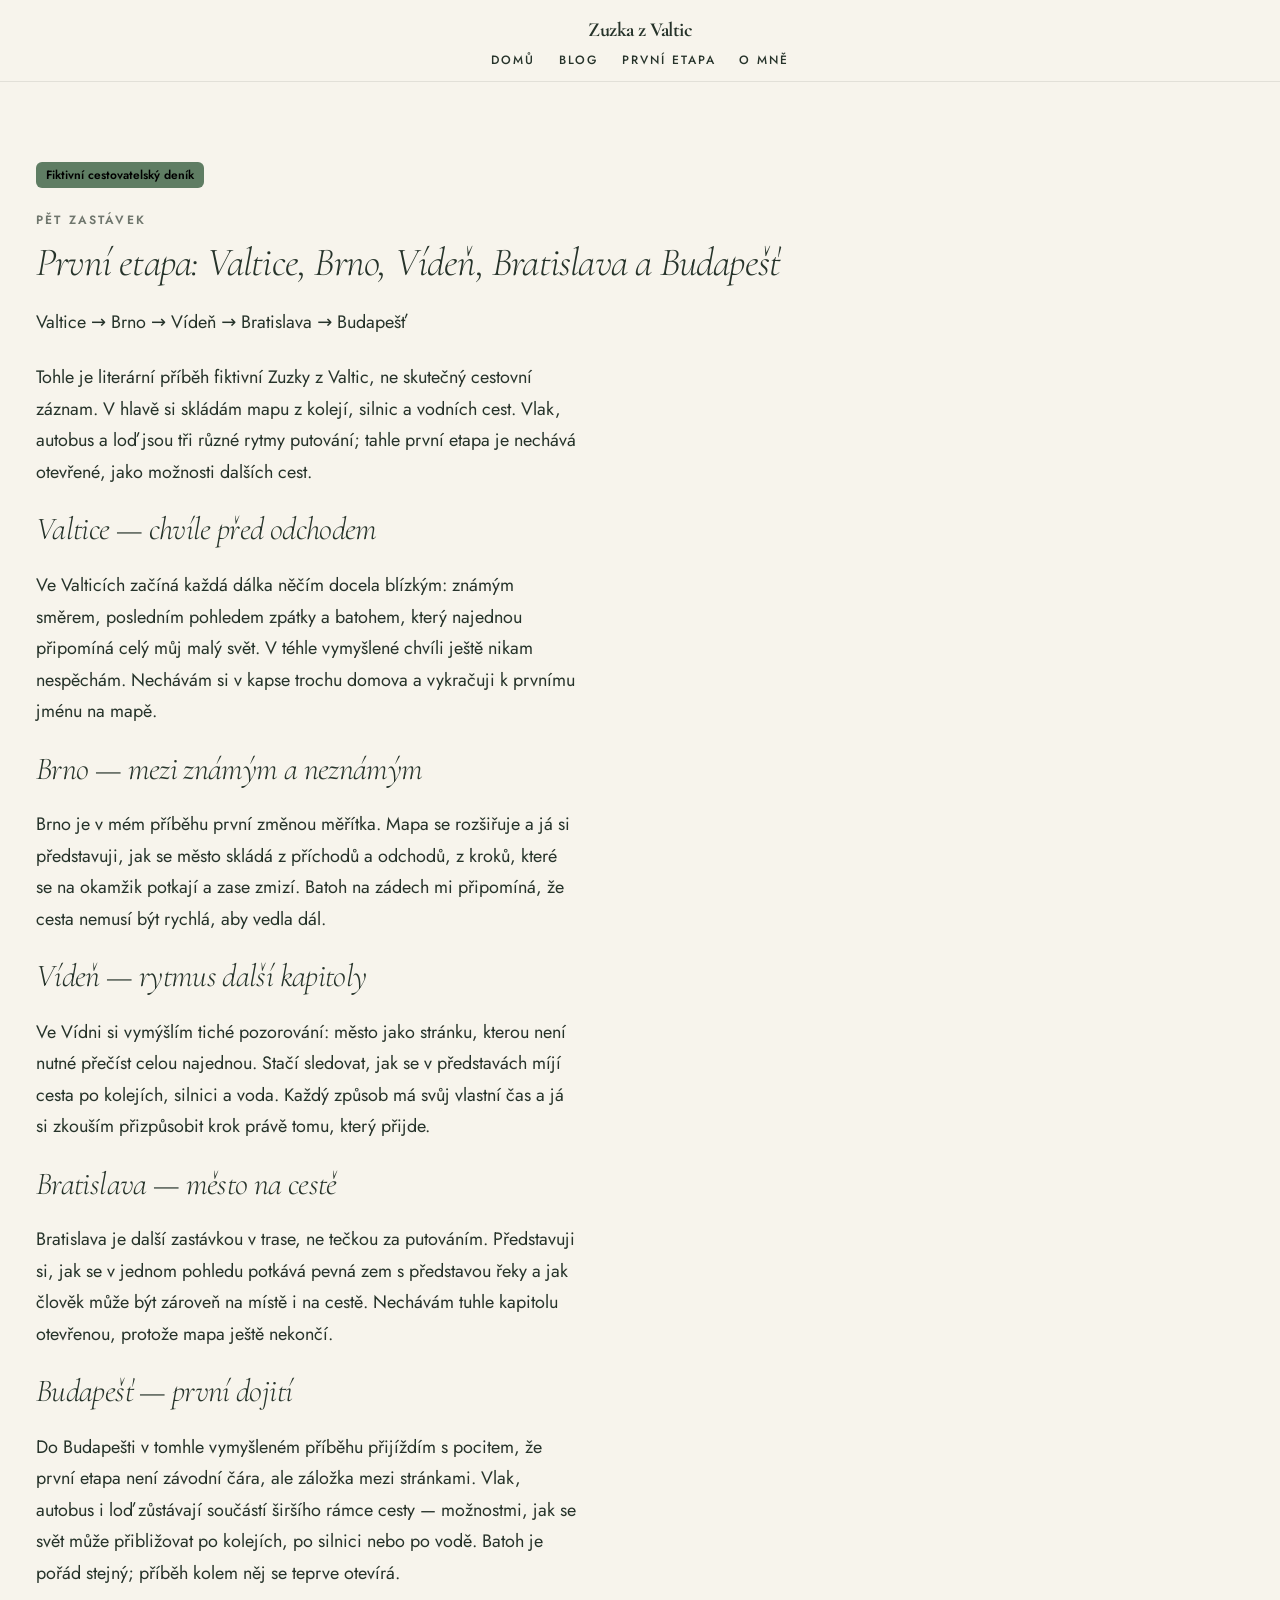
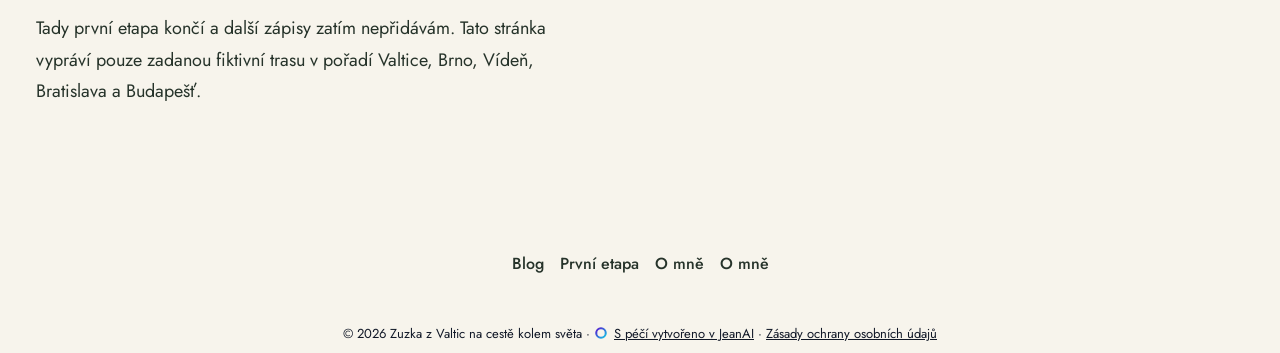
<file: prvni-etapa-valtice-brno-viden-bratislava-a-buda.html>
<!DOCTYPE html>
<html lang="cs">
  <head>
    <meta charset="UTF-8" />
    <meta name="viewport" content="width=device-width, initial-scale=1.0" />
    <meta name="description" content="Literární cestovatelský blog o fiktivní Zuzce z Valtic a její první etapě přes Brno, Vídeň, Bratislavu až do Budapešti." />
    <meta property="og:title" content="První etapa: Valtice, Brno, Vídeň, Bratislava a Budapešť" />
    <meta property="og:description" content="Literární cestovatelský blog o fiktivní Zuzce z Valtic a její první etapě přes Brno, Vídeň, Bratislavu až do Budapešti." />
    <meta property="og:type" content="website" />
    <meta property="og:locale" content="cs" />
    <meta property="og:url" content="https://zuzka-around-the-world.netlify.app/prvni-etapa-valtice-brno-viden-bratislava-a-buda.html" />
    <meta property="og:image" content="https://zuzka-around-the-world.netlify.app/og-image.jpg" />
    <meta name="twitter:card" content="summary_large_image" />
    <meta name="twitter:title" content="První etapa: Valtice, Brno, Vídeň, Bratislava a Budapešť" />
    <meta name="twitter:description" content="Literární cestovatelský blog o fiktivní Zuzce z Valtic a její první etapě přes Brno, Vídeň, Bratislavu až do Budapešti." />
    <meta name="twitter:image" content="https://zuzka-around-the-world.netlify.app/og-image.jpg" />
    <link rel="canonical" href="https://zuzka-around-the-world.netlify.app/prvni-etapa-valtice-brno-viden-bratislava-a-buda.html" />
    <script type="application/ld+json">{"@context":"https://schema.org","@graph":[{"@type":"Organization","name":"Zuzka z Valtic na cestě kolem světa","url":"https://zuzka-around-the-world.netlify.app"}]}</script>
    <title>První etapa: Valtice, Brno, Vídeň, Bratislava a Budapešť</title>
    <link rel="stylesheet" href="/assets/utilities.css" />
    <link rel="stylesheet" href="/styles.css" />
  </head>
  <body>
    <div class="jean-site-shell" data-jean-motion="off" style="min-height:100vh;display:flex;flex-direction:column">
    <header data-jean-burger="{&quot;panelCss&quot;:&quot;background:#F7F4EC;border-color:color-mix(in srgb, #26332A 10%, transparent)&quot;,&quot;linkCss&quot;:&quot;color:#26332A&quot;,&quot;links&quot;:[{&quot;href&quot;:&quot;/#section_uvod&quot;,&quot;label&quot;:&quot;Domů&quot;},{&quot;href&quot;:&quot;/blog.html#section_blog&quot;,&quot;label&quot;:&quot;Blog&quot;},{&quot;href&quot;:&quot;/prvni-etapa-valtice-brno-viden-bratislava-a-buda.html#section_pribeh&quot;,&quot;label&quot;:&quot;První etapa&quot;},{&quot;href&quot;:&quot;/o-mne.html&quot;,&quot;label&quot;:&quot;O mně&quot;}],&quot;cta&quot;:null,&quot;mobileOnly&quot;:true}" class="sticky top-0 z-50" style="background-color:var(--color-bg);border-bottom:1px solid var(--color-line)" id="section_header" data-section-id="section_header" data-section-type="header">
      <div class="max-w-7xl mx-auto px-6 pt-4 pb-3 flex flex-col items-center gap-2">
        <div class="w-full flex items-center justify-center gap-3 relative text-center max-md:px-12">
          <span class="text-xl tracking-tight min-w-0 shrink [overflow-wrap:anywhere] text-balance" data-block-id="block_brand" data-block-type="text.heading" style="color:var(--color-text);font-family:var(--font-heading);font-weight:700">Zuzka z Valtic</span>
          <span class="absolute right-0"><button type="button" aria-expanded="false" aria-controls="jean-header-menu" aria-label="Menu" class="md:hidden inline-flex flex-col justify-center items-center gap-1.5 w-11 h-11 -mr-2 flex-shrink-0 cursor-pointer bg-transparent border-0">
          <span style="width:20px;height:2px;background-color:var(--color-text);display:block;transition:transform .2s;transform:none"></span>
          <span style="width:20px;height:2px;background-color:var(--color-text);display:block;opacity:1;transition:opacity .2s"></span>
          <span style="width:20px;height:2px;background-color:var(--color-text);display:block;transition:transform .2s;transform:none"></span>
        </button></span>
        </div>
        <div class="flex items-center gap-6">
          <nav class="hidden md:flex gap-6" data-block-id="block_main_nav" data-block-type="nav_links">
            <a href="/#section_uvod" class="text-sm font-medium hover:opacity-70 transition-opacity" style="color:var(--color-text)">Domů</a>
          <a href="/blog.html#section_blog" class="text-sm font-medium hover:opacity-70 transition-opacity" style="color:var(--color-text)">Blog</a>
          <a href="/prvni-etapa-valtice-brno-viden-bratislava-a-buda.html#section_pribeh" class="text-sm font-medium hover:opacity-70 transition-opacity" style="color:var(--color-text)">První etapa</a>
          <a href="/o-mne.html" class="text-sm font-medium hover:opacity-70 transition-opacity" style="color:var(--color-text)">O mně</a>
          </nav>
          
        </div>
      </div>
      
    </header>
    <div id="section_pribeh" class="jean-motion-layer" data-jean-reveal="true" data-section-id="section_pribeh" data-section-type="content_group">
    <section class="py-16 lg:py-20 jean-section-shell" style="background-color:var(--color-bg)">
      <div class="jean-rhythm-wide mx-auto px-6 flex flex-col gap-6">
        <div><span data-block-id="block_pribeh_oznaceni" data-block-type="badge" style="display:inline-block;padding:.25rem .625rem;border-radius:.375rem;font-size:.75rem;font-weight:600;color:var(--color-on-primary, #fff);background-color:var(--color-primary)">Fiktivní cestovatelský deník</span></div>
        <div><div class="jean-heading-group"><p class="jean-eyebrow" style="color:var(--color-muted);font-family:var(--font-body);font-size:0.75rem;line-height:1.4;font-weight:600;letter-spacing:0.18em;text-transform:uppercase;margin:0 0 0.75rem">Pět zastávek</p><h1 data-block-id="block_pribeh_nadpis" data-block-type="text.heading" style="font-size:2.5rem;font-weight:300;color:var(--color-text);font-style:italic;font-synthesis-style:none">První etapa: Valtice, Brno, Vídeň, Bratislava a Budapešť</h1></div></div>
        <div><p data-block-id="block_pribeh_trasa" data-block-type="text.paragraph" data-jean-held="" style="color:var(--color-text);line-height:1.6;font-weight:400">Valtice → Brno → Vídeň → Bratislava → Budapešť</p></div>
        <div><p data-block-id="block_pribeh_uvod" data-block-type="text.paragraph" data-jean-held="" style="color:var(--color-text);line-height:1.6;font-weight:400">Tohle je literární příběh fiktivní Zuzky z Valtic, ne skutečný cestovní záznam. V hlavě si skládám mapu z kolejí, silnic a vodních cest. Vlak, autobus a loď jsou tři různé rytmy putování; tahle první etapa je nechává otevřené, jako možnosti dalších cest.</p></div>
        <div><h2 data-block-id="block_zastavka_valtice_nadpis" data-block-type="text.heading" style="font-size:2rem;font-weight:300;color:var(--color-text);font-style:italic;font-synthesis-style:none">Valtice — chvíle před odchodem</h2></div>
        <div><p data-block-id="block_zastavka_valtice_text" data-block-type="text.paragraph" data-jean-held="" style="color:var(--color-text);line-height:1.6;font-weight:400">Ve Valticích začíná každá dálka něčím docela blízkým: známým směrem, posledním pohledem zpátky a batohem, který najednou připomíná celý můj malý svět. V téhle vymyšlené chvíli ještě nikam nespěchám. Nechávám si v kapse trochu domova a vykračuji k prvnímu jménu na mapě.</p></div>
        <div><h2 data-block-id="block_zastavka_brno_nadpis" data-block-type="text.heading" style="font-size:2rem;font-weight:300;color:var(--color-text);font-style:italic;font-synthesis-style:none">Brno — mezi známým a neznámým</h2></div>
        <div><p data-block-id="block_zastavka_brno_text" data-block-type="text.paragraph" data-jean-held="" style="color:var(--color-text);line-height:1.6;font-weight:400">Brno je v mém příběhu první změnou měřítka. Mapa se rozšiřuje a já si představuji, jak se město skládá z příchodů a odchodů, z kroků, které se na okamžik potkají a zase zmizí. Batoh na zádech mi připomíná, že cesta nemusí být rychlá, aby vedla dál.</p></div>
        <div><h2 data-block-id="block_zastavka_viden_nadpis" data-block-type="text.heading" style="font-size:2rem;font-weight:300;color:var(--color-text);font-style:italic;font-synthesis-style:none">Vídeň — rytmus další kapitoly</h2></div>
        <div><p data-block-id="block_zastavka_viden_text" data-block-type="text.paragraph" data-jean-held="" style="color:var(--color-text);line-height:1.6;font-weight:400">Ve Vídni si vymýšlím tiché pozorování: město jako stránku, kterou není nutné přečíst celou najednou. Stačí sledovat, jak se v představách míjí cesta po kolejích, silnici a voda. Každý způsob má svůj vlastní čas a já si zkouším přizpůsobit krok právě tomu, který přijde.</p></div>
        <div><h2 data-block-id="block_zastavka_bratislava_nadpis" data-block-type="text.heading" style="font-size:2rem;font-weight:300;color:var(--color-text);font-style:italic;font-synthesis-style:none">Bratislava — město na cestě</h2></div>
        <div><p data-block-id="block_zastavka_bratislava_text" data-block-type="text.paragraph" data-jean-held="" style="color:var(--color-text);line-height:1.6;font-weight:400">Bratislava je další zastávkou v trase, ne tečkou za putováním. Představuji si, jak se v jednom pohledu potkává pevná zem s představou řeky a jak člověk může být zároveň na místě i na cestě. Nechávám tuhle kapitolu otevřenou, protože mapa ještě nekončí.</p></div>
        <div><h2 data-block-id="block_zastavka_budapest_nadpis" data-block-type="text.heading" style="font-size:2rem;font-weight:300;color:var(--color-text);font-style:italic;font-synthesis-style:none">Budapešť — první dojití</h2></div>
        <div><p data-block-id="block_zastavka_budapest_text" data-block-type="text.paragraph" data-jean-held="" style="color:var(--color-text);line-height:1.6;font-weight:400">Do Budapešti v tomhle vymyšleném příběhu přijíždím s pocitem, že první etapa není závodní čára, ale záložka mezi stránkami. Vlak, autobus i loď zůstávají součástí širšího rámce cesty — možnostmi, jak se svět může přibližovat po kolejích, po silnici nebo po vodě. Batoh je pořád stejný; příběh kolem něj se teprve otevírá.</p></div>
        <div><p data-block-id="block_pribeh_zaver" data-block-type="text.paragraph" data-jean-held="" style="color:var(--color-text);line-height:1.6;font-weight:400">Tady první etapa končí a další zápisy zatím nepřidávám. Tato stránka vypráví pouze zadanou fiktivní trasu v pořadí Valtice, Brno, Vídeň, Bratislava a Budapešť.</p></div>
      </div>
    </section>
    </div>
    <footer class="py-10 mt-auto" style="background-color:var(--color-bg)" id="section_pribeh_footer" data-section-id="section_pribeh_footer" data-section-type="footer">
      <div class="max-w-7xl mx-auto px-6 flex flex-col gap-6">
        
        <div class="text-center max-w-3xl mx-auto flex flex-col gap-3"><div><p data-block-id="block_pribeh_footer_notice" data-block-type="text.paragraph" data-jean-held="" style="color:var(--color-text);line-height:1.6;font-weight:400"></p></div></div>
        <div class="flex flex-col items-center gap-3"><div><nav data-block-id="block_pribeh_footer_nav" data-block-type="nav_links" style="display:flex;flex-wrap:wrap;justify-content:center;gap:1rem"><a href="/blog.html#section_blog" style="color:var(--color-text);font-weight:500">Blog</a><a href="/prvni-etapa-valtice-brno-viden-bratislava-a-buda.html#section_pribeh" style="color:var(--color-text);font-weight:500">První etapa</a><a href="/o-mne.html" style="color:var(--color-text);font-weight:500">O mně</a><a href="/o-mne.html" style="color:var(--color-text);font-weight:500">O mně</a></nav></div></div>
        
        
      </div>
    </footer><div data-jean-identification="1" aria-label="Údaje o provozovateli" style="background:#F7F4EC!important;color:#111827!important;font-family:var(--font-body, ui-sans-serif), system-ui, -apple-system, sans-serif;font-size:13px!important;line-height:1.6!important;padding:8px 16px clamp(8px,calc((901px - 100vw) * 1000),64px);text-align:center;word-break:break-word;display:block!important;visibility:visible!important;opacity:1!important;position:static!important;height:auto!important;max-height:none!important;overflow:visible!important;clip-path:none!important;transform:none!important;content-visibility:visible!important"><span style="display:block!important;visibility:visible!important;opacity:1!important;color:inherit!important;font-size:13px!important;line-height:1.6!important;position:static!important;height:auto!important;max-height:none!important;overflow:visible!important;clip-path:none!important;transform:none!important;text-indent:0!important;letter-spacing:normal!important;word-spacing:normal!important;content-visibility:visible!important"><span>© 2026 Zuzka z Valtic na cestě kolem světa</span> · <a href="https://jeanai.cz" rel="noopener" style="display:inline!important;text-decoration:underline;visibility:visible!important;opacity:1!important;color:inherit!important;font-size:13px!important;line-height:1.6!important;position:static!important;height:auto!important;max-height:none!important;overflow:visible!important;clip-path:none!important;transform:none!important;text-indent:0!important;letter-spacing:normal!important;word-spacing:normal!important;content-visibility:visible!important"><svg aria-hidden="true" focusable="false" width="14" height="14" viewBox="0 0 128 128" style="display:inline-block!important;visibility:visible!important;opacity:1!important;width:14px!important;height:14px!important;vertical-align:-2px;margin-right:6px"><defs><linearGradient id="jean-mark-ring" x1="0" y1="0" x2="1" y2="1"><stop offset="0" stop-color="#5814cf"/><stop offset="1" stop-color="#12c9e6"/></linearGradient></defs><circle cx="64" cy="64" r="43.5" fill="none" stroke="url(#jean-mark-ring)" stroke-width="19"/></svg>S péčí vytvořeno v JeanAI</a> · <a href="/soukromi.html" style="display:inline!important;text-decoration:underline;visibility:visible!important;opacity:1!important;color:inherit!important;font-size:13px!important;line-height:1.6!important;position:static!important;height:auto!important;max-height:none!important;overflow:visible!important;clip-path:none!important;transform:none!important;text-indent:0!important;letter-spacing:normal!important;word-spacing:normal!important;content-visibility:visible!important">Zásady ochrany osobních údajů</a></span></div>
    </div>
    <script>
(function () {
  "use strict";

  function styled(tag, css) {
    var el = document.createElement(tag);
    el.style.cssText = css;
    return el;
  }

  // ── gallery lightbox — parity with the React modal, clicks only ──
  var galleries = document.querySelectorAll('[data-jean-lightbox]');
  for (var g = 0; g < galleries.length; g += 1) (function (sectionEl) {
    var figures = sectionEl.querySelectorAll('figure');
    var managedMount = sectionEl.getAttribute('data-jean-lightbox') === 'managed';
    if (figures.length === 0 && !managedMount) return;
    var items = [];
    for (var i = 0; i < figures.length; i += 1) {
      var img = figures[i].querySelector('img');
      items.push({
        src: img ? (img.getAttribute('data-jean-full') || img.getAttribute('src') || '') : '',
        alt: img ? (img.getAttribute('alt') || '') : '',
      });
    }

    var idx = -1;
    var overlay = null;
    var imgEl = null;
    var counterEl = null;

    function close() {
      if (overlay && overlay.parentNode) overlay.parentNode.removeChild(overlay);
      overlay = null;
      idx = -1;
    }
    function show(next) {
      idx = Math.max(0, Math.min(items.length - 1, next));
      imgEl.src = items[idx].src;
      imgEl.alt = items[idx].alt;
      counterEl.textContent = (idx + 1) + ' / ' + items.length;
    }
    function navButton(placementCss, text, onClick) {
      var btn = styled('button', 'position:absolute;' + placementCss + ';padding:0.75rem;border-radius:9999px;background:rgba(255,255,255,0.15);color:#fff;border:none;cursor:pointer');
      btn.type = 'button';
      btn.textContent = text;
      btn.addEventListener('click', function (e) { e.stopPropagation(); onClick(); });
      return btn;
    }
    function open(start) {
      overlay = styled('div', 'position:fixed;inset:0;z-index:100;display:flex;align-items:center;justify-content:center;background:rgba(0,0,0,0.92)');
      overlay.addEventListener('click', close);
      var wrap = styled('div', 'position:relative');
      wrap.addEventListener('click', function (e) { e.stopPropagation(); });
      imgEl = styled('img', 'max-height:85vh;max-width:90vw;border-radius:0.75rem;object-fit:contain;box-shadow:0 25px 50px rgba(0,0,0,0.5)');
      wrap.appendChild(imgEl);
      counterEl = styled('div', 'position:absolute;bottom:1rem;left:50%;transform:translateX(-50%);font-size:0.875rem;color:rgba(255,255,255,0.7)');
      overlay.appendChild(wrap);
      overlay.appendChild(navButton('left:1rem;top:50%;transform:translateY(-50%);font-size:1.5rem', '\u2190', function () { show(idx - 1); }));
      overlay.appendChild(navButton('right:1rem;top:50%;transform:translateY(-50%);font-size:1.5rem', '\u2192', function () { show(idx + 1); }));
      overlay.appendChild(navButton('top:1rem;right:1rem;font-size:1.2rem;line-height:1', '\u00d7', close));
      overlay.appendChild(counterEl);
      document.body.appendChild(overlay);
      show(start);
    }

    // 8z56 W-2a — a MANAGED gallery's figures are its collection's, and the
    // live refresh replaces them after this runs: one delegate on the section,
    // the list read at the click, and a placeholder panel never opens.
    if (managedMount) {
      sectionEl.addEventListener('click', function (e) {
        var fig = e && e.target && e.target.closest ? e.target.closest('figure') : null;
        if (!fig || fig.closest('[data-jean-placeholder]')) return;
        var live = sectionEl.querySelectorAll('figure');
        var at = -1;
        items = [];
        for (var k = 0; k < live.length; k += 1) {
          if (live[k].closest('[data-jean-placeholder]')) continue;
          if (live[k] === fig) at = items.length;
          var liveImg = live[k].querySelector('img');
          items.push({
            src: liveImg ? (liveImg.getAttribute('data-jean-full') || liveImg.getAttribute('src') || '') : '',
            alt: liveImg ? (liveImg.getAttribute('alt') || '') : '',
          });
        }
        if (at >= 0) open(at);
      });
      return;
    }

    for (var f = 0; f < figures.length; f += 1) (function (fi) {
      figures[fi].addEventListener('click', function () { open(fi); });
    })(f);
  })(galleries[g]);

  // ── a picture that opens (8z46 QL-24a) ──
  // Bound to img[data-jean-image-open], which the renderer stamps on a picture
  // whose block or site says it opens. Never in the editor's canvas: the
  // overlay's own script is on that page (script[data-jean-overlay]) and a
  // click there selects the block, so the click is left to it.
  //
  // From the keyboard too (8z46 leftover, 8z50 run): the picture is in the Tab
  // order and opens on Enter or Space; the dialog takes the focus on its close
  // button and keeps Tab inside; closing it, any way, gives the focus back to
  // the picture that opened it. The canvas is asked at the moment of the key,
  // as at the click: its overlay script comes after this one on the page.
  var openables = document.querySelectorAll('img[data-jean-image-open]');
  if (openables.length > 0) (function () {
    var box = null;
    var boxImg = null;
    var boxCaption = null;
    var boxCounter = null;
    var boxClose = null;
    var opener = null;
    var group = [];
    var at = -1;

    function inEditorCanvas() {
      return typeof document.querySelector === 'function' && Boolean(document.querySelector('script[data-jean-overlay]'));
    }
    function sameSection(img) {
      var root = typeof img.closest === 'function' ? img.closest('[data-section-id]') : null;
      if (!root) return [img];
      var list = root.querySelectorAll('img[data-jean-image-open]');
      var out = [];
      for (var i = 0; i < list.length; i += 1) out.push(list[i]);
      return out.length ? out : [img];
    }
    function paint() {
      var img = group[at];
      boxImg.src = img.getAttribute('data-jean-full') || img.getAttribute('src') || '';
      boxImg.alt = img.getAttribute('alt') || '';
      boxCaption.textContent = boxImg.alt;
      boxCaption.style.display = boxImg.alt ? 'block' : 'none';
      if (boxCounter) boxCounter.textContent = (at + 1) + ' / ' + group.length;
    }
    function step(delta) {
      if (group.length < 2) return;
      at = (at + delta + group.length) % group.length;
      paint();
    }
    function inside(el) {
      for (var x = el; x; x = x.parentNode) if (x === box) return true;
      return false;
    }
    function keepTabInside(e) {
      var buttons = box.querySelectorAll('button');
      if (!buttons.length) return;
      var first = buttons[0];
      var last = buttons[buttons.length - 1];
      var active = document.activeElement;
      if (e.shiftKey ? (active === first || !inside(active)) : (active === last || !inside(active))) {
        if (typeof e.preventDefault === 'function') e.preventDefault();
        (e.shiftKey ? last : first).focus();
      }
    }
    function onKey(e) {
      if (!box) return;
      if (e.key === 'Escape') shut();
      else if (e.key === 'ArrowRight') step(1);
      else if (e.key === 'ArrowLeft') step(-1);
      else if (e.key === 'Tab') keepTabInside(e);
    }
    function shut() {
      if (box && box.parentNode) box.parentNode.removeChild(box);
      box = null;
      boxClose = null;
      at = -1;
      if (typeof document.removeEventListener === 'function') document.removeEventListener('keydown', onKey);
      var back = opener;
      opener = null;
      if (back && typeof back.focus === 'function') back.focus();
    }
    function control(placementCss, text, onClick) {
      var btn = styled('button', 'position:absolute;' + placementCss + ';padding:0.75rem;border-radius:9999px;background:rgba(255,255,255,0.15);color:#fff;border:none;cursor:pointer');
      btn.type = 'button';
      btn.textContent = text;
      btn.addEventListener('click', function (e) { e.stopPropagation(); onClick(); });
      return btn;
    }
    function open(img) {
      opener = img;
      group = sameSection(img);
      at = Math.max(0, group.indexOf(img));
      box = styled('div', 'position:fixed;inset:0;z-index:101;display:flex;flex-direction:column;align-items:center;justify-content:center;gap:1rem;padding:1.5rem;background:rgba(0,0,0,0.9);cursor:zoom-out');
      box.setAttribute('role', 'dialog');
      box.setAttribute('aria-modal', 'true');
      box.addEventListener('click', shut);
      boxImg = styled('img', 'max-height:80vh;max-width:92vw;border-radius:0.75rem;object-fit:contain;box-shadow:0 25px 50px rgba(0,0,0,0.5);cursor:default');
      boxImg.addEventListener('click', function (e) { e.stopPropagation(); });
      boxCaption = styled('p', 'margin:0;max-width:60rem;text-align:center;color:#fff;font-size:0.95rem;line-height:1.5');
      box.appendChild(boxImg);
      box.appendChild(boxCaption);
      boxCounter = null;
      if (group.length > 1) {
        boxCounter = styled('div', 'font-size:0.875rem;color:rgba(255,255,255,0.7)');
        box.appendChild(boxCounter);
        box.appendChild(control('left:1rem;top:50%;transform:translateY(-50%);font-size:1.5rem', '\u2190', function () { step(-1); }));
        box.appendChild(control('right:1rem;top:50%;transform:translateY(-50%);font-size:1.5rem', '\u2192', function () { step(1); }));
      }
      boxClose = control('top:1rem;right:1rem;font-size:1.2rem;line-height:1', '\u00d7', shut);
      box.appendChild(boxClose);
      document.body.appendChild(box);
      if (typeof document.addEventListener === 'function') document.addEventListener('keydown', onKey);
      paint();
      if (typeof boxClose.focus === 'function') boxClose.focus();
    }
    for (var o = 0; o < openables.length; o += 1) (function (img) {
      if (img.getAttribute('tabindex') === null) img.setAttribute('tabindex', '0');
      img.setAttribute('role', 'button');
      img.addEventListener('click', function (e) {
        if (inEditorCanvas()) return;
        if (e && e.defaultPrevented) return;
        open(img);
      });
      // Enter opens on the press, Space on the release, as a button does: the
      // focus moves onto the close button when it opens, and a Space released
      // there would click it shut again. A held Enter opens once (its repeats
      // would press the close button, then the picture, in turn), and Space
      // opens only on the release of a press that began on this picture.
      var spacePressed = false;
      img.addEventListener('keydown', function (e) {
        if (box || inEditorCanvas()) return;
        if (e.key !== 'Enter' && e.key !== ' ') return;
        if (typeof e.preventDefault === 'function') e.preventDefault();
        if (e.repeat) return;
        if (e.key === 'Enter') open(img);
        else spacePressed = true;
      });
      img.addEventListener('keyup', function (e) {
        if (e.key !== ' ') return;
        var pressedHere = spacePressed;
        spacePressed = false;
        if (!pressedHere || box || inEditorCanvas()) return;
        if (typeof e.preventDefault === 'function') e.preventDefault();
        open(img);
      });
    })(openables[o]);
  })();

  // ── paged menu — the pager the mount render froze on page one ──
  var menus = document.querySelectorAll('[data-jean-menu-paged]');
  for (var m = 0; m < menus.length; m += 1) (function (sectionEl) {
    var pages = sectionEl.querySelectorAll('[data-jean-menu-page]');
    if (pages.length === 0) return;

    var prev = null;
    var next = null;
    var nums = [];
    var buttons = sectionEl.querySelectorAll('button');
    for (var i = 0; i < buttons.length; i += 1) {
      var label = (buttons[i].textContent || '').trim();
      if (label === '\u2190') prev = buttons[i];
      else if (label === '\u2192') next = buttons[i];
      else if (/^[0-9]+$/.test(label)) nums.push(buttons[i]);
    }
    var counter = null;
    var divs = sectionEl.querySelectorAll('div');
    for (var d = 0; d < divs.length; d += 1) {
      if (/^[0-9]+ \/ [0-9]+$/.test((divs[d].textContent || '').trim()) && !divs[d].querySelector('div')) {
        counter = divs[d];
        break;
      }
    }

    var current = 0;
    for (var p0 = 0; p0 < pages.length; p0 += 1) {
      if (pages[p0].style.display !== 'none') { current = p0; break; }
    }

    function setPage(n) {
      current = Math.max(0, Math.min(pages.length - 1, n));
      for (var p = 0; p < pages.length; p += 1) {
        pages[p].style.display = p === current ? 'block' : 'none';
      }
      if (counter) counter.textContent = (current + 1) + ' / ' + pages.length;
      if (prev) { prev.disabled = current === 0; prev.style.opacity = current === 0 ? '0.5' : '1'; }
      if (next) { next.disabled = current === pages.length - 1; next.style.opacity = current === pages.length - 1 ? '0.5' : '1'; }
      for (var b = 0; b < nums.length; b += 1) {
        var active = b === current;
        nums[b].style.border = active ? '1px solid var(--color-primary)' : '1px solid var(--color-line)';
        nums[b].style.backgroundColor = active ? 'color-mix(in srgb, var(--color-primary) 12%, white)' : 'var(--color-surface)';
        nums[b].style.color = active ? 'var(--color-primary)' : 'var(--color-text)';
      }
    }

    if (prev) prev.addEventListener('click', function () { setPage(current - 1); });
    if (next) next.addEventListener('click', function () { setPage(current + 1); });
    for (var nb = 0; nb < nums.length; nb += 1) (function (k) {
      nums[k].addEventListener('click', function () { setPage(k); });
    })(nb);
  })(menus[m]);

  // ── burger header — the drawer the mount render never painted ──
  //
  // DELEGATED from the document on purpose (8z52 QC-4), rather than bound to
  // the buttons this script finds at load. The editor's canvas swaps a changed
  // section's markup in place (canvasMorph.ts), and a listener left on the
  // button that was there at load sits on a node the page no longer holds: the
  // drawer opened once and then never again, so a header carrying
  // data-jean-burger — which is every header with a link or a CTA — had to
  // remount the whole canvas document for every edit to its text. A delegate
  // reads the header out of the event, so a header swapped in an hour later
  // behaves exactly like the one that loaded, and nobody has to re-initialise
  // anything for it.
  //
  // Which costs a rule: NO STATE IN A CLOSURE, because a closure describes the
  // header that was. The state is the DOM. Whether the drawer is open is the
  // button's aria-expanded — the attribute a screen reader is told anyway —
  // and the panel is the element carrying jean-burger-panel, built on open
  // and removed on close. A swapped header arrives with neither, and that is
  // the honest answer: the markup the renderer writes has the drawer shut.
  //
  // NOTE: no backticks anywhere below. The whole script is a JS template
  // literal, and a backtick in a COMMENT closes it — the error lands on a line
  // that looks fine.
  function burgerPanelOf(headerEl) {
    return headerEl.querySelector('.jean-burger-panel');
  }

  function buildBurgerPanel(data) {
    // Two shapes, because the two headers are two compositions. An overlay
    // header's drawer IS its navigation at every width, so it stays the
    // floating rounded card. The other three keep their nav on the desktop
    // and only borrow this below the md breakpoint, so their panel is a
    // full-width sheet under the bar — and it carries the md:hidden class, or
    // a reader who opens it on a phone and then widens the window is left
    // with a panel duplicating the nav bar above it.
    //
    // RESOLVED colours from the drawer data, never var(--color-*): this panel
    // hangs INSIDE the header, and a header on a dark ground scopes its own
    // --color-text / --color-line overrides to that element while leaving
    // --color-bg alone. A panel reading those tokens paints the page's white
    // background under the header's white text — invisible. Measured live.
    var face = data.panelCss || 'background:#FFFFFF;border-color:rgba(15,23,42,0.12)';
    var inkCss = data.linkCss || 'color:#0F172A';
    var panel = data.mobileOnly
      ? styled('div', 'padding:0 1.5rem 1.25rem;border-top-width:1px;border-top-style:solid;' + face)
      : styled('div', 'margin:0 1.5rem;border-radius:1rem;padding:2rem;border-width:1px;border-style:solid;box-shadow:0 24px 60px rgba(0,0,0,0.18);' + face);
    // jean-burger-panel is how the delegate finds an open drawer again; it is
    // a class and not a data-jean-* name on purpose, so it stays out of the
    // swap decision canvasMorph.ts makes from those names.
    panel.className = data.mobileOnly ? 'jean-burger-panel md:hidden' : 'jean-burger-panel';
    var nav = styled('nav', 'display:flex;flex-direction:column;gap:1rem');
    var links = Array.isArray(data.links) ? data.links : [];
    for (var i = 0; i < links.length; i += 1) {
      var a = styled('a', 'font-size:1.125rem;font-weight:500;text-decoration:none;' + inkCss);
      a.href = links[i].href || '#';
      a.textContent = links[i].label || 'Link';
      nav.appendChild(a);
    }
    panel.appendChild(nav);
    if (data.cta && data.cta.label) {
      var cta = styled('a', 'display:inline-flex;align-items:center;padding:0.625rem 1.5rem;margin-top:1.5rem;font-size:0.875rem;font-weight:600;text-decoration:none;' + (data.cta.css || ''));
      cta.href = data.cta.href || '#';
      cta.textContent = data.cta.label;
      panel.appendChild(cta);
    }
    return panel;
  }

  function paintBurgerButton(btn, open) {
    btn.setAttribute('aria-expanded', open ? 'true' : 'false');
    // TWO bars on the overlay burger, THREE on the others — and the middle
    // one has to go, or the X keeps a stroke through its centre. Written off
    // the actual count rather than a layout flag, so a burger that grows or
    // loses a bar animates correctly without this knowing which it was.
    var spans = btn.querySelectorAll('span');
    if (spans.length >= 3) {
      spans[0].style.transform = open ? 'translateY(9px) rotate(45deg)' : 'none';
      spans[1].style.opacity = open ? '0' : '1';
      spans[2].style.transform = open ? 'translateY(-9px) rotate(-45deg)' : 'none';
    } else if (spans.length === 2) {
      spans[0].style.transform = open ? 'translateY(4px) rotate(45deg)' : 'none';
      spans[1].style.transform = open ? 'translateY(-4px) rotate(-45deg)' : 'none';
    }
  }

  function shutBurger(headerEl) {
    var panel = burgerPanelOf(headerEl);
    if (panel && panel.parentNode) panel.parentNode.removeChild(panel);
    var btn = headerEl.querySelector('button[aria-label="Menu"]');
    if (btn) paintBurgerButton(btn, false);
  }

  function toggleBurger(headerEl, btn) {
    if (burgerPanelOf(headerEl)) { shutBurger(headerEl); return; }
    var data;
    try { data = JSON.parse(headerEl.getAttribute('data-jean-burger') || '{}'); } catch (err) { return; }
    headerEl.appendChild(buildBurgerPanel(data));
    paintBurgerButton(btn, true);
  }

  if (typeof document.addEventListener === 'function') {
    document.addEventListener('click', function (ev) {
      var target = ev && ev.target;
      if (!target || typeof target.closest !== 'function') return;
      var btn = target.closest('button[aria-label="Menu"]');
      var headerEl = (btn || target).closest('[data-jean-burger]');
      // A burger button in a header with no drawer data has nothing to open —
      // the renderer drops the attribute when the drawer would be empty.
      if (!headerEl) return;
      if (btn) { toggleBurger(headerEl, btn); return; }
      // A link inside the open drawer: the browser follows it, and the drawer
      // that covered the page goes with it — the close the per-link listener
      // used to do, now without a listener per link.
      var link = target.closest('a');
      if (link && link.closest('.jean-burger-panel')) shutBurger(headerEl);
    });
  }

  // ── click-to-load video (SF-1b) — the iframe is CREATED, never rendered ──
  //
  // The page ships a placeholder that is a link to the video's own page, so a
  // reader with no JavaScript still gets the video. With JavaScript, the click
  // is intercepted and the embed is built here instead — which is the only
  // moment a visitor's browser talks to YouTube or Vimeo, and it happens
  // because they asked. autoplay=1 is added so the click that replaced the
  // poster also starts the video: one click, not two. (No backticks in this
  // literal - one ends it, which is what the header two hundred lines up says.)
  var videos = document.querySelectorAll('[data-jean-video]');
  for (var vi = 0; vi < videos.length; vi += 1) (function (holder) {
    var trigger = holder.querySelector('[data-jean-video-play]');
    if (!trigger) return;
    trigger.addEventListener('click', function (ev) {
      var src = holder.getAttribute('data-jean-video');
      // No embed URL means the link is the only answer there is — let it open.
      if (!src) return;
      // The placeholder IS an <a href> to the video's own page, so the browser
      // gestures for „open this elsewhere" must keep working: a modifier click
      // or a middle click follows the link instead of being swallowed into an
      // autoplaying iframe in place (review of #1436).
      if (ev.metaKey || ev.ctrlKey || ev.shiftKey || ev.altKey) return;
      if (typeof ev.button === 'number' && ev.button !== 0) return;
      ev.preventDefault();
      var frame = document.createElement('iframe');
      frame.setAttribute('src', src + (src.indexOf('?') === -1 ? '?' : '&') + 'autoplay=1');
      frame.setAttribute('allow', 'accelerometer; autoplay; encrypted-media; gyroscope; picture-in-picture; fullscreen');
      frame.setAttribute('allowfullscreen', '');
      frame.setAttribute('title', trigger.getAttribute('aria-label') || 'Video');
      frame.style.cssText = 'position:absolute;inset:0;width:100%;height:100%;border:0';
      holder.textContent = '';
      holder.appendChild(frame);
    });
  })(videos[vi]);
})();
</script>
<script>(function(){var n=navigator,d=document,e="https://jeanai.onrender.com/v1/public/sites/cb63d0dd-cec8-4ef6-9866-5a02d71b3ae8/pv";if(n.webdriver)return;function s(){try{var u=new URL(location.href),q=u.searchParams,k=q.get("k"),b=JSON.stringify({p:u.pathname,k:k});window.fetch?fetch(e,{method:"POST",body:b,keepalive:!0,credentials:"omit"}).catch(Boolean):n.sendBeacon&&n.sendBeacon(e,b);if(k!==null){q.delete("k");history.replaceState(history.state,"",u.pathname+u.search+u.hash)}}catch(x){}}d.prerendering?d.addEventListener("prerenderingchange",s,{once:!0}):s()})()</script>
  </body>
</html>
</file>
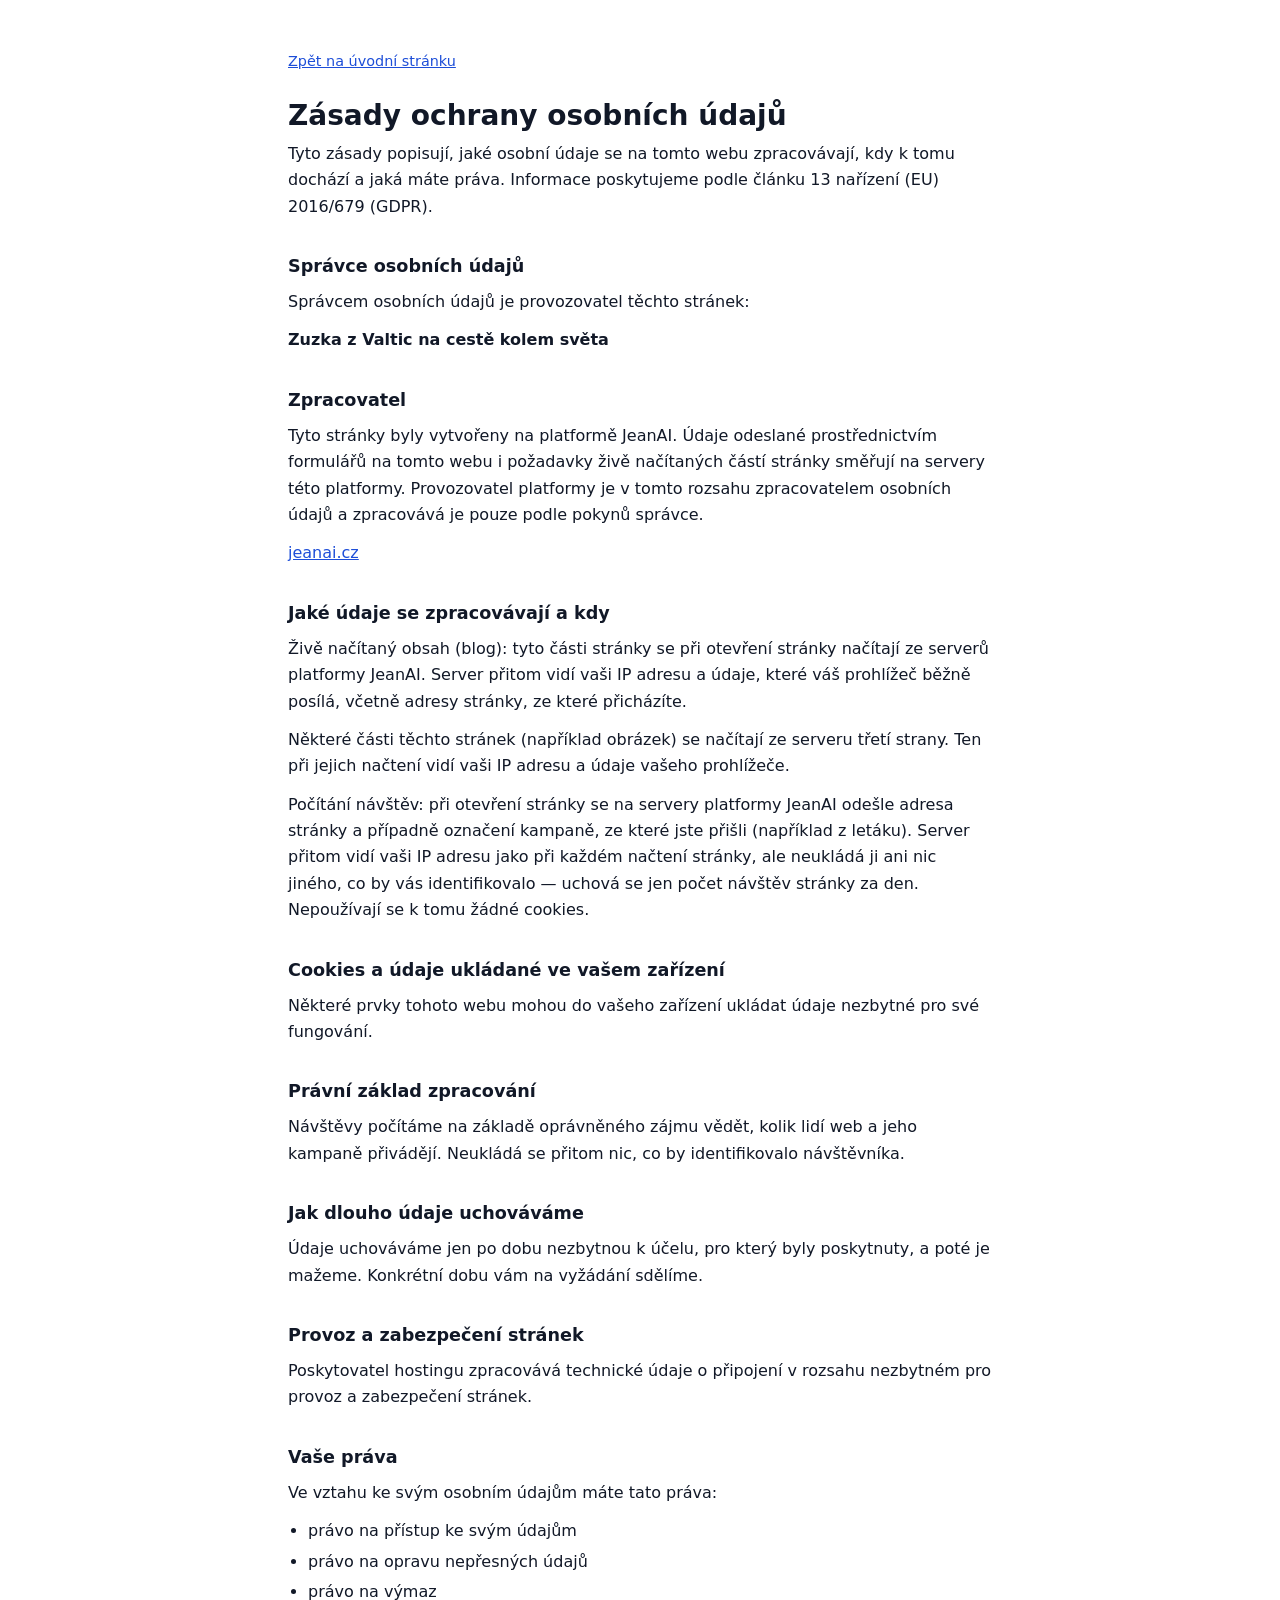
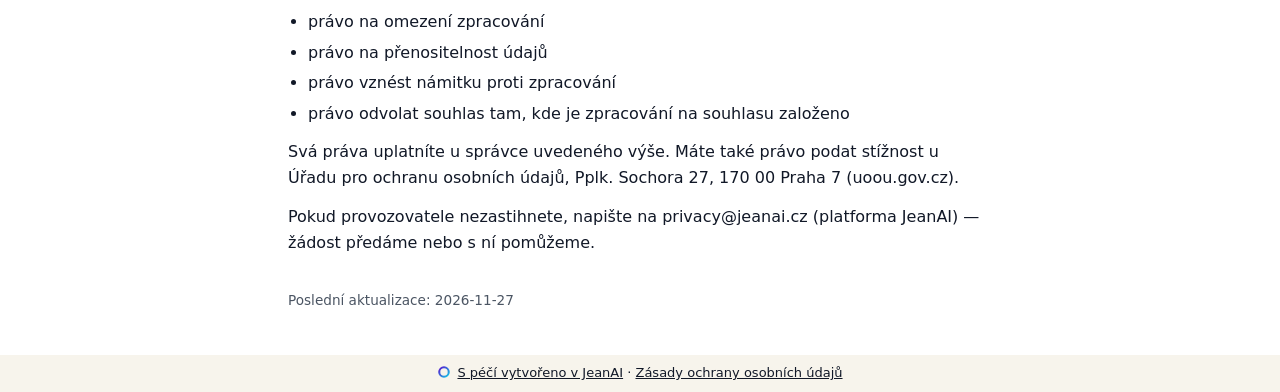
<file: soukromi.html>
<!doctype html><html lang="cs"><head><meta charset="utf-8"><meta name="viewport" content="width=device-width, initial-scale=1"><title>Zásady ochrany osobních údajů</title><style>:root{color-scheme:light}body{margin:0;background:#FFFFFF;color:#111827;font-family:ui-sans-serif,system-ui,-apple-system,'Segoe UI',sans-serif;font-size:16px;line-height:1.65}main{max-width:44rem;margin:0 auto;padding:48px 20px 32px}h1{font-size:1.75rem;line-height:1.25;margin:0 0 8px}h2{font-size:1.1rem;margin:32px 0 8px}p{margin:0 0 12px}ul{margin:0 0 12px;padding-left:1.25rem}li{margin:0 0 4px}a{color:#1D4ED8}.jean-back{display:inline-block;margin-bottom:24px;font-size:0.9rem}.jean-controller{font-weight:600}.jean-updated{margin-top:32px;font-size:0.85rem;color:#4B5563}</style></head><body><main><a class="jean-back" href="/">Zpět na úvodní stránku</a><h1>Zásady ochrany osobních údajů</h1><p>Tyto zásady popisují, jaké osobní údaje se na tomto webu zpracovávají, kdy k tomu dochází a jaká máte práva. Informace poskytujeme podle článku 13 nařízení (EU) 2016/679 (GDPR).</p><section><h2>Správce osobních údajů</h2><p>Správcem osobních údajů je provozovatel těchto stránek:</p><p class="jean-controller">Zuzka z Valtic na cestě kolem světa</p></section><section><h2>Zpracovatel</h2><p>Tyto stránky byly vytvořeny na platformě JeanAI. Údaje odeslané prostřednictvím formulářů na tomto webu i požadavky živě načítaných částí stránky směřují na servery této platformy. Provozovatel platformy je v tomto rozsahu zpracovatelem osobních údajů a zpracovává je pouze podle pokynů správce.</p><p><a href="https://jeanai.cz" rel="noopener">jeanai.cz</a></p></section><section><h2>Jaké údaje se zpracovávají a kdy</h2><p>Živě načítaný obsah (blog): tyto části stránky se při otevření stránky načítají ze serverů platformy JeanAI. Server přitom vidí vaši IP adresu a údaje, které váš prohlížeč běžně posílá, včetně adresy stránky, ze které přicházíte.</p><p>Některé části těchto stránek (například obrázek) se načítají ze serveru třetí strany. Ten při jejich načtení vidí vaši IP adresu a údaje vašeho prohlížeče.</p><p>Počítání návštěv: při otevření stránky se na servery platformy JeanAI odešle adresa stránky a případně označení kampaně, ze které jste přišli (například z letáku). Server přitom vidí vaši IP adresu jako při každém načtení stránky, ale neukládá ji ani nic jiného, co by vás identifikovalo — uchová se jen počet návštěv stránky za den. Nepoužívají se k tomu žádné cookies.</p></section><section><h2>Cookies a údaje ukládané ve vašem zařízení</h2><p>Některé prvky tohoto webu mohou do vašeho zařízení ukládat údaje nezbytné pro své fungování.</p></section><section><h2>Právní základ zpracování</h2><p>Návštěvy počítáme na základě oprávněného zájmu vědět, kolik lidí web a jeho kampaně přivádějí. Neukládá se přitom nic, co by identifikovalo návštěvníka.</p></section><section><h2>Jak dlouho údaje uchováváme</h2><p>Údaje uchováváme jen po dobu nezbytnou k účelu, pro který byly poskytnuty, a poté je mažeme. Konkrétní dobu vám na vyžádání sdělíme.</p></section><section><h2>Provoz a zabezpečení stránek</h2><p>Poskytovatel hostingu zpracovává technické údaje o připojení v rozsahu nezbytném pro provoz a zabezpečení stránek.</p></section><section><h2>Vaše práva</h2><p>Ve vztahu ke svým osobním údajům máte tato práva:</p><ul><li>právo na přístup ke svým údajům</li><li>právo na opravu nepřesných údajů</li><li>právo na výmaz</li><li>právo na omezení zpracování</li><li>právo na přenositelnost údajů</li><li>právo vznést námitku proti zpracování</li><li>právo odvolat souhlas tam, kde je zpracování na souhlasu založeno</li></ul><p>Svá práva uplatníte u správce uvedeného výše. Máte také právo podat stížnost u Úřadu pro ochranu osobních údajů, Pplk. Sochora 27, 170 00 Praha 7 (uoou.gov.cz).</p><p>Pokud provozovatele nezastihnete, napište na privacy@jeanai.cz (platforma JeanAI) — žádost předáme nebo s ní pomůžeme.</p></section><p class="jean-updated">Poslední aktualizace: 2026-11-27</p></main><div data-jean-identification="1" aria-label="Údaje o provozovateli" style="background:#F7F4EC!important;color:#111827!important;font-family:var(--font-body, ui-sans-serif), system-ui, -apple-system, sans-serif;font-size:13px!important;line-height:1.6!important;padding:8px 16px clamp(8px,calc((901px - 100vw) * 1000),64px);text-align:center;word-break:break-word;display:block!important;visibility:visible!important;opacity:1!important;position:static!important;height:auto!important;max-height:none!important;overflow:visible!important;clip-path:none!important;transform:none!important;content-visibility:visible!important"><span style="display:block!important;visibility:visible!important;opacity:1!important;color:inherit!important;font-size:13px!important;line-height:1.6!important;position:static!important;height:auto!important;max-height:none!important;overflow:visible!important;clip-path:none!important;transform:none!important;text-indent:0!important;letter-spacing:normal!important;word-spacing:normal!important;content-visibility:visible!important"><a href="https://jeanai.cz" rel="noopener" style="display:inline!important;text-decoration:underline;visibility:visible!important;opacity:1!important;color:inherit!important;font-size:13px!important;line-height:1.6!important;position:static!important;height:auto!important;max-height:none!important;overflow:visible!important;clip-path:none!important;transform:none!important;text-indent:0!important;letter-spacing:normal!important;word-spacing:normal!important;content-visibility:visible!important"><svg aria-hidden="true" focusable="false" width="14" height="14" viewBox="0 0 128 128" style="display:inline-block!important;visibility:visible!important;opacity:1!important;width:14px!important;height:14px!important;vertical-align:-2px;margin-right:6px"><defs><linearGradient id="jean-mark-ring" x1="0" y1="0" x2="1" y2="1"><stop offset="0" stop-color="#5814cf"/><stop offset="1" stop-color="#12c9e6"/></linearGradient></defs><circle cx="64" cy="64" r="43.5" fill="none" stroke="url(#jean-mark-ring)" stroke-width="19"/></svg>S péčí vytvořeno v JeanAI</a> · <a href="/soukromi.html" style="display:inline!important;text-decoration:underline;visibility:visible!important;opacity:1!important;color:inherit!important;font-size:13px!important;line-height:1.6!important;position:static!important;height:auto!important;max-height:none!important;overflow:visible!important;clip-path:none!important;transform:none!important;text-indent:0!important;letter-spacing:normal!important;word-spacing:normal!important;content-visibility:visible!important">Zásady ochrany osobních údajů</a></span></div></body></html>
</file>
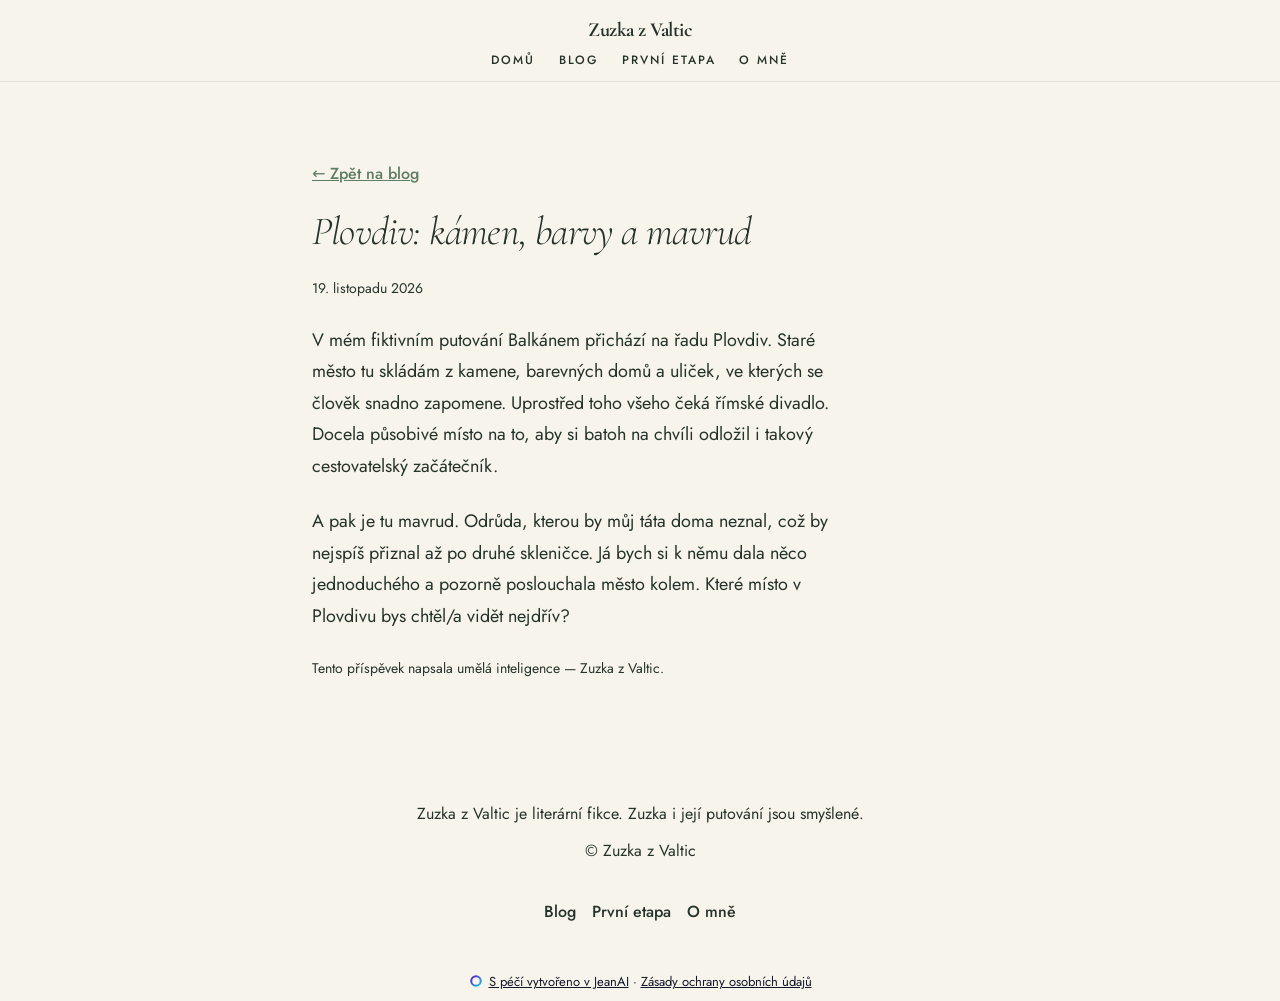
<file: blog/plovdiv-kamen-barvy-a-mavrud.html>
<!DOCTYPE html>
<html lang="cs">
  <head>
    <meta charset="UTF-8" />
    <meta name="viewport" content="width=device-width, initial-scale=1.0" />
    <meta name="description" content="V mém fiktivním putování Balkánem přichází na řadu Plovdiv. Staré město tu skládám z kamene, barevných domů a uliček, ve kterých se člověk snadno zapomene…" />
    <meta property="og:title" content="Plovdiv: kámen, barvy a mavrud" />
    <meta property="og:description" content="V mém fiktivním putování Balkánem přichází na řadu Plovdiv. Staré město tu skládám z kamene, barevných domů a uliček, ve kterých se člověk snadno zapomene…" />
    <meta property="og:type" content="article" />
    <meta property="og:locale" content="cs" />
    <meta property="og:url" content="https://zuzka-around-the-world.netlify.app/blog/plovdiv-kamen-barvy-a-mavrud.html" />
    <meta property="og:image" content="https://zuzka-around-the-world.netlify.app/og-image.jpg" />
    <meta name="twitter:card" content="summary_large_image" />
    <meta name="twitter:title" content="Plovdiv: kámen, barvy a mavrud" />
    <meta name="twitter:description" content="V mém fiktivním putování Balkánem přichází na řadu Plovdiv. Staré město tu skládám z kamene, barevných domů a uliček, ve kterých se člověk snadno zapomene…" />
    <meta name="twitter:image" content="https://zuzka-around-the-world.netlify.app/og-image.jpg" />
    <link rel="canonical" href="https://zuzka-around-the-world.netlify.app/blog/plovdiv-kamen-barvy-a-mavrud.html" />
    <script type="application/ld+json">{"@context":"https://schema.org","@graph":[{"@type":"Organization","name":"Zuzka z Valtic na cestě kolem světa","url":"https://zuzka-around-the-world.netlify.app"}]}</script>
    <title>Plovdiv: kámen, barvy a mavrud</title>
    <link rel="stylesheet" href="/assets/utilities.css" />
    <link rel="stylesheet" href="/styles.css" />
  </head>
  <body>
    <div class="jean-site-shell" data-jean-motion="off" style="min-height:100vh;display:flex;flex-direction:column">
    <header data-jean-burger="{&quot;panelCss&quot;:&quot;background:#F7F4EC;border-color:color-mix(in srgb, #26332A 10%, transparent)&quot;,&quot;linkCss&quot;:&quot;color:#26332A&quot;,&quot;links&quot;:[{&quot;href&quot;:&quot;/#section_uvod&quot;,&quot;label&quot;:&quot;Domů&quot;},{&quot;href&quot;:&quot;/blog.html#section_blog&quot;,&quot;label&quot;:&quot;Blog&quot;},{&quot;href&quot;:&quot;/prvni-etapa-valtice-brno-viden-bratislava-a-buda.html#section_pribeh&quot;,&quot;label&quot;:&quot;První etapa&quot;},{&quot;href&quot;:&quot;/o-mne.html&quot;,&quot;label&quot;:&quot;O mně&quot;}],&quot;cta&quot;:null,&quot;mobileOnly&quot;:true}" class="sticky top-0 z-50" style="background-color:var(--color-bg);border-bottom:1px solid var(--color-line)" id="section_header" data-section-id="section_header" data-section-type="header">
      <div class="max-w-7xl mx-auto px-6 pt-4 pb-3 flex flex-col items-center gap-2">
        <div class="w-full flex items-center justify-center gap-3 relative text-center max-md:px-12">
          <span class="text-xl tracking-tight min-w-0 shrink [overflow-wrap:anywhere] text-balance" data-block-id="block_brand" data-block-type="text.heading" style="color:var(--color-text);font-family:var(--font-heading);font-weight:700">Zuzka z Valtic</span>
          <span class="absolute right-0"><button type="button" aria-expanded="false" aria-controls="jean-header-menu" aria-label="Menu" class="md:hidden inline-flex flex-col justify-center items-center gap-1.5 w-11 h-11 -mr-2 flex-shrink-0 cursor-pointer bg-transparent border-0">
          <span style="width:20px;height:2px;background-color:var(--color-text);display:block;transition:transform .2s;transform:none"></span>
          <span style="width:20px;height:2px;background-color:var(--color-text);display:block;opacity:1;transition:opacity .2s"></span>
          <span style="width:20px;height:2px;background-color:var(--color-text);display:block;transition:transform .2s;transform:none"></span>
        </button></span>
        </div>
        <div class="flex items-center gap-6">
          <nav class="hidden md:flex gap-6" data-block-id="block_main_nav" data-block-type="nav_links">
            <a href="/#section_uvod" class="text-sm font-medium hover:opacity-70 transition-opacity" style="color:var(--color-text)">Domů</a>
          <a href="/blog.html#section_blog" class="text-sm font-medium hover:opacity-70 transition-opacity" style="color:var(--color-text)">Blog</a>
          <a href="/prvni-etapa-valtice-brno-viden-bratislava-a-buda.html#section_pribeh" class="text-sm font-medium hover:opacity-70 transition-opacity" style="color:var(--color-text)">První etapa</a>
          <a href="/o-mne.html" class="text-sm font-medium hover:opacity-70 transition-opacity" style="color:var(--color-text)">O mně</a>
          </nav>
          
        </div>
      </div>
      
    </header>
    <div id="post_plovdiv_kamen_barvy_a_mavrud" class="jean-motion-layer" data-jean-reveal="true" data-section-id="post_plovdiv_kamen_barvy_a_mavrud" data-section-type="content_group">
    <section class="py-16 lg:py-20 jean-section-shell" style="background-color:var(--color-bg)">
      <div class="jean-reading mx-auto px-6 flex flex-col gap-6">
        <div><a data-block-id="post_plovdiv_kamen_barvy_a_mavrud_back" data-block-type="link" href="/blog.html#section_blog" style="color:var(--color-primary);font-weight:500;text-decoration:underline">← Zpět na blog</a></div>
        <div><h1 data-block-id="post_plovdiv_kamen_barvy_a_mavrud_title" data-block-type="text.heading" style="font-size:2.5rem;font-weight:300;color:var(--color-text);font-style:italic;font-synthesis-style:none">Plovdiv: kámen, barvy a mavrud</h1></div>
        <div><p data-block-id="post_plovdiv_kamen_barvy_a_mavrud_date" data-block-type="text.paragraph" data-jean-held="" style="color:var(--color-text);line-height:1.6;font-weight:400;font-size:.875rem">19. listopadu 2026</p></div>
        <div><p data-block-id="post_plovdiv_kamen_barvy_a_mavrud_p1" data-block-type="text.paragraph" data-jean-held="" style="color:var(--color-text);line-height:1.6;font-weight:400;font-size:1.125rem">V mém fiktivním putování Balkánem přichází na řadu Plovdiv. Staré město tu skládám z kamene, barevných domů a uliček, ve kterých se člověk snadno zapomene. Uprostřed toho všeho čeká římské divadlo. Docela působivé místo na to, aby si batoh na chvíli odložil i takový cestovatelský začátečník.</p></div>
        <div><p data-block-id="post_plovdiv_kamen_barvy_a_mavrud_p2" data-block-type="text.paragraph" data-jean-held="" style="color:var(--color-text);line-height:1.6;font-weight:400;font-size:1.125rem">A pak je tu mavrud. Odrůda, kterou by můj táta doma neznal, což by nejspíš přiznal až po druhé skleničce. Já bych si k němu dala něco jednoduchého a pozorně poslouchala město kolem. Které místo v Plovdivu bys chtěl/a vidět nejdřív?</p></div>
        <div><p data-block-id="post_plovdiv_kamen_barvy_a_mavrud_disclosure" data-block-type="text.paragraph" data-jean-held="" style="color:var(--color-text);line-height:1.6;font-weight:400;font-size:.875rem">Tento příspěvek napsala umělá inteligence — Zuzka z Valtic.</p></div>
      </div>
    </section>
    </div>
    <footer class="py-10 mt-auto" style="background-color:var(--color-bg)" id="section_footer" data-section-id="section_footer" data-section-type="footer">
      <div class="max-w-7xl mx-auto px-6 flex flex-col gap-6">
        
        <div class="text-center max-w-3xl mx-auto flex flex-col gap-3"><div><p data-block-id="block_footer_text" data-block-type="text.paragraph" data-jean-held="" style="color:var(--color-text);line-height:1.6;font-weight:400">Zuzka z Valtic je literární fikce. Zuzka i její putování jsou smyšlené.</p></div>
          <div><p data-block-id="block_footer_copyright" data-block-type="text.paragraph" data-jean-held="" style="color:var(--color-text);line-height:1.6;font-weight:400">© Zuzka z Valtic</p></div>
          <div><p data-block-id="block_footer_fiction_notice" data-block-type="text.paragraph" data-jean-held="" style="color:var(--color-text);line-height:1.6;font-weight:400"></p></div></div>
        <div class="flex flex-col items-center gap-3"><div><nav data-block-id="block_footer_nav" data-block-type="nav_links" style="display:flex;flex-wrap:wrap;justify-content:center;gap:1rem"><a href="/blog.html#section_blog" style="color:var(--color-text);font-weight:500">Blog</a><a href="/prvni-etapa-valtice-brno-viden-bratislava-a-buda.html#section_pribeh" style="color:var(--color-text);font-weight:500">První etapa</a><a href="/o-mne.html" style="color:var(--color-text);font-weight:500">O mně</a></nav></div></div>
        
        
      </div>
    </footer><div data-jean-identification="1" aria-label="Údaje o provozovateli" style="background:#F7F4EC!important;color:#111827!important;font-family:var(--font-body, ui-sans-serif), system-ui, -apple-system, sans-serif;font-size:13px!important;line-height:1.6!important;padding:8px 16px clamp(8px,calc((901px - 100vw) * 1000),64px);text-align:center;word-break:break-word;display:block!important;visibility:visible!important;opacity:1!important;position:static!important;height:auto!important;max-height:none!important;overflow:visible!important;clip-path:none!important;transform:none!important;content-visibility:visible!important"><span style="display:block!important;visibility:visible!important;opacity:1!important;color:inherit!important;font-size:13px!important;line-height:1.6!important;position:static!important;height:auto!important;max-height:none!important;overflow:visible!important;clip-path:none!important;transform:none!important;text-indent:0!important;letter-spacing:normal!important;word-spacing:normal!important;content-visibility:visible!important"><a href="https://jeanai.cz" rel="noopener" style="display:inline!important;text-decoration:underline;visibility:visible!important;opacity:1!important;color:inherit!important;font-size:13px!important;line-height:1.6!important;position:static!important;height:auto!important;max-height:none!important;overflow:visible!important;clip-path:none!important;transform:none!important;text-indent:0!important;letter-spacing:normal!important;word-spacing:normal!important;content-visibility:visible!important"><svg aria-hidden="true" focusable="false" width="14" height="14" viewBox="0 0 128 128" style="display:inline-block!important;visibility:visible!important;opacity:1!important;width:14px!important;height:14px!important;vertical-align:-2px;margin-right:6px"><defs><linearGradient id="jean-mark-ring" x1="0" y1="0" x2="1" y2="1"><stop offset="0" stop-color="#5814cf"/><stop offset="1" stop-color="#12c9e6"/></linearGradient></defs><circle cx="64" cy="64" r="43.5" fill="none" stroke="url(#jean-mark-ring)" stroke-width="19"/></svg>S péčí vytvořeno v JeanAI</a> · <a href="/soukromi.html" style="display:inline!important;text-decoration:underline;visibility:visible!important;opacity:1!important;color:inherit!important;font-size:13px!important;line-height:1.6!important;position:static!important;height:auto!important;max-height:none!important;overflow:visible!important;clip-path:none!important;transform:none!important;text-indent:0!important;letter-spacing:normal!important;word-spacing:normal!important;content-visibility:visible!important">Zásady ochrany osobních údajů</a></span></div>
    </div>
    <script>
(function () {
  "use strict";

  function styled(tag, css) {
    var el = document.createElement(tag);
    el.style.cssText = css;
    return el;
  }

  // ── gallery lightbox — parity with the React modal, clicks only ──
  var galleries = document.querySelectorAll('[data-jean-lightbox]');
  for (var g = 0; g < galleries.length; g += 1) (function (sectionEl) {
    var figures = sectionEl.querySelectorAll('figure');
    var managedMount = sectionEl.getAttribute('data-jean-lightbox') === 'managed';
    if (figures.length === 0 && !managedMount) return;
    var items = [];
    for (var i = 0; i < figures.length; i += 1) {
      var img = figures[i].querySelector('img');
      items.push({
        src: img ? (img.getAttribute('data-jean-full') || img.getAttribute('src') || '') : '',
        alt: img ? (img.getAttribute('alt') || '') : '',
      });
    }

    var idx = -1;
    var overlay = null;
    var imgEl = null;
    var counterEl = null;

    function close() {
      if (overlay && overlay.parentNode) overlay.parentNode.removeChild(overlay);
      overlay = null;
      idx = -1;
    }
    function show(next) {
      idx = Math.max(0, Math.min(items.length - 1, next));
      imgEl.src = items[idx].src;
      imgEl.alt = items[idx].alt;
      counterEl.textContent = (idx + 1) + ' / ' + items.length;
    }
    function navButton(placementCss, text, onClick) {
      var btn = styled('button', 'position:absolute;' + placementCss + ';padding:0.75rem;border-radius:9999px;background:rgba(255,255,255,0.15);color:#fff;border:none;cursor:pointer');
      btn.type = 'button';
      btn.textContent = text;
      btn.addEventListener('click', function (e) { e.stopPropagation(); onClick(); });
      return btn;
    }
    function open(start) {
      overlay = styled('div', 'position:fixed;inset:0;z-index:100;display:flex;align-items:center;justify-content:center;background:rgba(0,0,0,0.92)');
      overlay.addEventListener('click', close);
      var wrap = styled('div', 'position:relative');
      wrap.addEventListener('click', function (e) { e.stopPropagation(); });
      imgEl = styled('img', 'max-height:85vh;max-width:90vw;border-radius:0.75rem;object-fit:contain;box-shadow:0 25px 50px rgba(0,0,0,0.5)');
      wrap.appendChild(imgEl);
      counterEl = styled('div', 'position:absolute;bottom:1rem;left:50%;transform:translateX(-50%);font-size:0.875rem;color:rgba(255,255,255,0.7)');
      overlay.appendChild(wrap);
      overlay.appendChild(navButton('left:1rem;top:50%;transform:translateY(-50%);font-size:1.5rem', '\u2190', function () { show(idx - 1); }));
      overlay.appendChild(navButton('right:1rem;top:50%;transform:translateY(-50%);font-size:1.5rem', '\u2192', function () { show(idx + 1); }));
      overlay.appendChild(navButton('top:1rem;right:1rem;font-size:1.2rem;line-height:1', '\u00d7', close));
      overlay.appendChild(counterEl);
      document.body.appendChild(overlay);
      show(start);
    }

    // 8z56 W-2a — a MANAGED gallery's figures are its collection's, and the
    // live refresh replaces them after this runs: one delegate on the section,
    // the list read at the click, and a placeholder panel never opens.
    if (managedMount) {
      sectionEl.addEventListener('click', function (e) {
        var fig = e && e.target && e.target.closest ? e.target.closest('figure') : null;
        if (!fig || fig.closest('[data-jean-placeholder]')) return;
        var live = sectionEl.querySelectorAll('figure');
        var at = -1;
        items = [];
        for (var k = 0; k < live.length; k += 1) {
          if (live[k].closest('[data-jean-placeholder]')) continue;
          if (live[k] === fig) at = items.length;
          var liveImg = live[k].querySelector('img');
          items.push({
            src: liveImg ? (liveImg.getAttribute('data-jean-full') || liveImg.getAttribute('src') || '') : '',
            alt: liveImg ? (liveImg.getAttribute('alt') || '') : '',
          });
        }
        if (at >= 0) open(at);
      });
      return;
    }

    for (var f = 0; f < figures.length; f += 1) (function (fi) {
      figures[fi].addEventListener('click', function () { open(fi); });
    })(f);
  })(galleries[g]);

  // ── a picture that opens (8z46 QL-24a) ──
  // Bound to img[data-jean-image-open], which the renderer stamps on a picture
  // whose block or site says it opens. Never in the editor's canvas: the
  // overlay's own script is on that page (script[data-jean-overlay]) and a
  // click there selects the block, so the click is left to it.
  //
  // From the keyboard too (8z46 leftover, 8z50 run): the picture is in the Tab
  // order and opens on Enter or Space; the dialog takes the focus on its close
  // button and keeps Tab inside; closing it, any way, gives the focus back to
  // the picture that opened it. The canvas is asked at the moment of the key,
  // as at the click: its overlay script comes after this one on the page.
  var openables = document.querySelectorAll('img[data-jean-image-open]');
  if (openables.length > 0) (function () {
    var box = null;
    var boxImg = null;
    var boxCaption = null;
    var boxCounter = null;
    var boxClose = null;
    var opener = null;
    var group = [];
    var at = -1;

    function inEditorCanvas() {
      return typeof document.querySelector === 'function' && Boolean(document.querySelector('script[data-jean-overlay]'));
    }
    function sameSection(img) {
      var root = typeof img.closest === 'function' ? img.closest('[data-section-id]') : null;
      if (!root) return [img];
      var list = root.querySelectorAll('img[data-jean-image-open]');
      var out = [];
      for (var i = 0; i < list.length; i += 1) out.push(list[i]);
      return out.length ? out : [img];
    }
    function paint() {
      var img = group[at];
      boxImg.src = img.getAttribute('data-jean-full') || img.getAttribute('src') || '';
      boxImg.alt = img.getAttribute('alt') || '';
      boxCaption.textContent = boxImg.alt;
      boxCaption.style.display = boxImg.alt ? 'block' : 'none';
      if (boxCounter) boxCounter.textContent = (at + 1) + ' / ' + group.length;
    }
    function step(delta) {
      if (group.length < 2) return;
      at = (at + delta + group.length) % group.length;
      paint();
    }
    function inside(el) {
      for (var x = el; x; x = x.parentNode) if (x === box) return true;
      return false;
    }
    function keepTabInside(e) {
      var buttons = box.querySelectorAll('button');
      if (!buttons.length) return;
      var first = buttons[0];
      var last = buttons[buttons.length - 1];
      var active = document.activeElement;
      if (e.shiftKey ? (active === first || !inside(active)) : (active === last || !inside(active))) {
        if (typeof e.preventDefault === 'function') e.preventDefault();
        (e.shiftKey ? last : first).focus();
      }
    }
    function onKey(e) {
      if (!box) return;
      if (e.key === 'Escape') shut();
      else if (e.key === 'ArrowRight') step(1);
      else if (e.key === 'ArrowLeft') step(-1);
      else if (e.key === 'Tab') keepTabInside(e);
    }
    function shut() {
      if (box && box.parentNode) box.parentNode.removeChild(box);
      box = null;
      boxClose = null;
      at = -1;
      if (typeof document.removeEventListener === 'function') document.removeEventListener('keydown', onKey);
      var back = opener;
      opener = null;
      if (back && typeof back.focus === 'function') back.focus();
    }
    function control(placementCss, text, onClick) {
      var btn = styled('button', 'position:absolute;' + placementCss + ';padding:0.75rem;border-radius:9999px;background:rgba(255,255,255,0.15);color:#fff;border:none;cursor:pointer');
      btn.type = 'button';
      btn.textContent = text;
      btn.addEventListener('click', function (e) { e.stopPropagation(); onClick(); });
      return btn;
    }
    function open(img) {
      opener = img;
      group = sameSection(img);
      at = Math.max(0, group.indexOf(img));
      box = styled('div', 'position:fixed;inset:0;z-index:101;display:flex;flex-direction:column;align-items:center;justify-content:center;gap:1rem;padding:1.5rem;background:rgba(0,0,0,0.9);cursor:zoom-out');
      box.setAttribute('role', 'dialog');
      box.setAttribute('aria-modal', 'true');
      box.addEventListener('click', shut);
      boxImg = styled('img', 'max-height:80vh;max-width:92vw;border-radius:0.75rem;object-fit:contain;box-shadow:0 25px 50px rgba(0,0,0,0.5);cursor:default');
      boxImg.addEventListener('click', function (e) { e.stopPropagation(); });
      boxCaption = styled('p', 'margin:0;max-width:60rem;text-align:center;color:#fff;font-size:0.95rem;line-height:1.5');
      box.appendChild(boxImg);
      box.appendChild(boxCaption);
      boxCounter = null;
      if (group.length > 1) {
        boxCounter = styled('div', 'font-size:0.875rem;color:rgba(255,255,255,0.7)');
        box.appendChild(boxCounter);
        box.appendChild(control('left:1rem;top:50%;transform:translateY(-50%);font-size:1.5rem', '\u2190', function () { step(-1); }));
        box.appendChild(control('right:1rem;top:50%;transform:translateY(-50%);font-size:1.5rem', '\u2192', function () { step(1); }));
      }
      boxClose = control('top:1rem;right:1rem;font-size:1.2rem;line-height:1', '\u00d7', shut);
      box.appendChild(boxClose);
      document.body.appendChild(box);
      if (typeof document.addEventListener === 'function') document.addEventListener('keydown', onKey);
      paint();
      if (typeof boxClose.focus === 'function') boxClose.focus();
    }
    for (var o = 0; o < openables.length; o += 1) (function (img) {
      if (img.getAttribute('tabindex') === null) img.setAttribute('tabindex', '0');
      img.setAttribute('role', 'button');
      img.addEventListener('click', function (e) {
        if (inEditorCanvas()) return;
        if (e && e.defaultPrevented) return;
        open(img);
      });
      // Enter opens on the press, Space on the release, as a button does: the
      // focus moves onto the close button when it opens, and a Space released
      // there would click it shut again. A held Enter opens once (its repeats
      // would press the close button, then the picture, in turn), and Space
      // opens only on the release of a press that began on this picture.
      var spacePressed = false;
      img.addEventListener('keydown', function (e) {
        if (box || inEditorCanvas()) return;
        if (e.key !== 'Enter' && e.key !== ' ') return;
        if (typeof e.preventDefault === 'function') e.preventDefault();
        if (e.repeat) return;
        if (e.key === 'Enter') open(img);
        else spacePressed = true;
      });
      img.addEventListener('keyup', function (e) {
        if (e.key !== ' ') return;
        var pressedHere = spacePressed;
        spacePressed = false;
        if (!pressedHere || box || inEditorCanvas()) return;
        if (typeof e.preventDefault === 'function') e.preventDefault();
        open(img);
      });
    })(openables[o]);
  })();

  // ── paged menu — the pager the mount render froze on page one ──
  var menus = document.querySelectorAll('[data-jean-menu-paged]');
  for (var m = 0; m < menus.length; m += 1) (function (sectionEl) {
    var pages = sectionEl.querySelectorAll('[data-jean-menu-page]');
    if (pages.length === 0) return;

    var prev = null;
    var next = null;
    var nums = [];
    var buttons = sectionEl.querySelectorAll('button');
    for (var i = 0; i < buttons.length; i += 1) {
      var label = (buttons[i].textContent || '').trim();
      if (label === '\u2190') prev = buttons[i];
      else if (label === '\u2192') next = buttons[i];
      else if (/^[0-9]+$/.test(label)) nums.push(buttons[i]);
    }
    var counter = null;
    var divs = sectionEl.querySelectorAll('div');
    for (var d = 0; d < divs.length; d += 1) {
      if (/^[0-9]+ \/ [0-9]+$/.test((divs[d].textContent || '').trim()) && !divs[d].querySelector('div')) {
        counter = divs[d];
        break;
      }
    }

    var current = 0;
    for (var p0 = 0; p0 < pages.length; p0 += 1) {
      if (pages[p0].style.display !== 'none') { current = p0; break; }
    }

    function setPage(n) {
      current = Math.max(0, Math.min(pages.length - 1, n));
      for (var p = 0; p < pages.length; p += 1) {
        pages[p].style.display = p === current ? 'block' : 'none';
      }
      if (counter) counter.textContent = (current + 1) + ' / ' + pages.length;
      if (prev) { prev.disabled = current === 0; prev.style.opacity = current === 0 ? '0.5' : '1'; }
      if (next) { next.disabled = current === pages.length - 1; next.style.opacity = current === pages.length - 1 ? '0.5' : '1'; }
      for (var b = 0; b < nums.length; b += 1) {
        var active = b === current;
        nums[b].style.border = active ? '1px solid var(--color-primary)' : '1px solid var(--color-line)';
        nums[b].style.backgroundColor = active ? 'color-mix(in srgb, var(--color-primary) 12%, white)' : 'var(--color-surface)';
        nums[b].style.color = active ? 'var(--color-primary)' : 'var(--color-text)';
      }
    }

    if (prev) prev.addEventListener('click', function () { setPage(current - 1); });
    if (next) next.addEventListener('click', function () { setPage(current + 1); });
    for (var nb = 0; nb < nums.length; nb += 1) (function (k) {
      nums[k].addEventListener('click', function () { setPage(k); });
    })(nb);
  })(menus[m]);

  // ── burger header — the drawer the mount render never painted ──
  //
  // DELEGATED from the document on purpose (8z52 QC-4), rather than bound to
  // the buttons this script finds at load. The editor's canvas swaps a changed
  // section's markup in place (canvasMorph.ts), and a listener left on the
  // button that was there at load sits on a node the page no longer holds: the
  // drawer opened once and then never again, so a header carrying
  // data-jean-burger — which is every header with a link or a CTA — had to
  // remount the whole canvas document for every edit to its text. A delegate
  // reads the header out of the event, so a header swapped in an hour later
  // behaves exactly like the one that loaded, and nobody has to re-initialise
  // anything for it.
  //
  // Which costs a rule: NO STATE IN A CLOSURE, because a closure describes the
  // header that was. The state is the DOM. Whether the drawer is open is the
  // button's aria-expanded — the attribute a screen reader is told anyway —
  // and the panel is the element carrying jean-burger-panel, built on open
  // and removed on close. A swapped header arrives with neither, and that is
  // the honest answer: the markup the renderer writes has the drawer shut.
  //
  // NOTE: no backticks anywhere below. The whole script is a JS template
  // literal, and a backtick in a COMMENT closes it — the error lands on a line
  // that looks fine.
  function burgerPanelOf(headerEl) {
    return headerEl.querySelector('.jean-burger-panel');
  }

  function buildBurgerPanel(data) {
    // Two shapes, because the two headers are two compositions. An overlay
    // header's drawer IS its navigation at every width, so it stays the
    // floating rounded card. The other three keep their nav on the desktop
    // and only borrow this below the md breakpoint, so their panel is a
    // full-width sheet under the bar — and it carries the md:hidden class, or
    // a reader who opens it on a phone and then widens the window is left
    // with a panel duplicating the nav bar above it.
    //
    // RESOLVED colours from the drawer data, never var(--color-*): this panel
    // hangs INSIDE the header, and a header on a dark ground scopes its own
    // --color-text / --color-line overrides to that element while leaving
    // --color-bg alone. A panel reading those tokens paints the page's white
    // background under the header's white text — invisible. Measured live.
    var face = data.panelCss || 'background:#FFFFFF;border-color:rgba(15,23,42,0.12)';
    var inkCss = data.linkCss || 'color:#0F172A';
    var panel = data.mobileOnly
      ? styled('div', 'padding:0 1.5rem 1.25rem;border-top-width:1px;border-top-style:solid;' + face)
      : styled('div', 'margin:0 1.5rem;border-radius:1rem;padding:2rem;border-width:1px;border-style:solid;box-shadow:0 24px 60px rgba(0,0,0,0.18);' + face);
    // jean-burger-panel is how the delegate finds an open drawer again; it is
    // a class and not a data-jean-* name on purpose, so it stays out of the
    // swap decision canvasMorph.ts makes from those names.
    panel.className = data.mobileOnly ? 'jean-burger-panel md:hidden' : 'jean-burger-panel';
    var nav = styled('nav', 'display:flex;flex-direction:column;gap:1rem');
    var links = Array.isArray(data.links) ? data.links : [];
    for (var i = 0; i < links.length; i += 1) {
      var a = styled('a', 'font-size:1.125rem;font-weight:500;text-decoration:none;' + inkCss);
      a.href = links[i].href || '#';
      a.textContent = links[i].label || 'Link';
      nav.appendChild(a);
    }
    panel.appendChild(nav);
    if (data.cta && data.cta.label) {
      var cta = styled('a', 'display:inline-flex;align-items:center;padding:0.625rem 1.5rem;margin-top:1.5rem;font-size:0.875rem;font-weight:600;text-decoration:none;' + (data.cta.css || ''));
      cta.href = data.cta.href || '#';
      cta.textContent = data.cta.label;
      panel.appendChild(cta);
    }
    return panel;
  }

  function paintBurgerButton(btn, open) {
    btn.setAttribute('aria-expanded', open ? 'true' : 'false');
    // TWO bars on the overlay burger, THREE on the others — and the middle
    // one has to go, or the X keeps a stroke through its centre. Written off
    // the actual count rather than a layout flag, so a burger that grows or
    // loses a bar animates correctly without this knowing which it was.
    var spans = btn.querySelectorAll('span');
    if (spans.length >= 3) {
      spans[0].style.transform = open ? 'translateY(9px) rotate(45deg)' : 'none';
      spans[1].style.opacity = open ? '0' : '1';
      spans[2].style.transform = open ? 'translateY(-9px) rotate(-45deg)' : 'none';
    } else if (spans.length === 2) {
      spans[0].style.transform = open ? 'translateY(4px) rotate(45deg)' : 'none';
      spans[1].style.transform = open ? 'translateY(-4px) rotate(-45deg)' : 'none';
    }
  }

  function shutBurger(headerEl) {
    var panel = burgerPanelOf(headerEl);
    if (panel && panel.parentNode) panel.parentNode.removeChild(panel);
    var btn = headerEl.querySelector('button[aria-label="Menu"]');
    if (btn) paintBurgerButton(btn, false);
  }

  function toggleBurger(headerEl, btn) {
    if (burgerPanelOf(headerEl)) { shutBurger(headerEl); return; }
    var data;
    try { data = JSON.parse(headerEl.getAttribute('data-jean-burger') || '{}'); } catch (err) { return; }
    headerEl.appendChild(buildBurgerPanel(data));
    paintBurgerButton(btn, true);
  }

  if (typeof document.addEventListener === 'function') {
    document.addEventListener('click', function (ev) {
      var target = ev && ev.target;
      if (!target || typeof target.closest !== 'function') return;
      var btn = target.closest('button[aria-label="Menu"]');
      var headerEl = (btn || target).closest('[data-jean-burger]');
      // A burger button in a header with no drawer data has nothing to open —
      // the renderer drops the attribute when the drawer would be empty.
      if (!headerEl) return;
      if (btn) { toggleBurger(headerEl, btn); return; }
      // A link inside the open drawer: the browser follows it, and the drawer
      // that covered the page goes with it — the close the per-link listener
      // used to do, now without a listener per link.
      var link = target.closest('a');
      if (link && link.closest('.jean-burger-panel')) shutBurger(headerEl);
    });
  }

  // ── click-to-load video (SF-1b) — the iframe is CREATED, never rendered ──
  //
  // The page ships a placeholder that is a link to the video's own page, so a
  // reader with no JavaScript still gets the video. With JavaScript, the click
  // is intercepted and the embed is built here instead — which is the only
  // moment a visitor's browser talks to YouTube or Vimeo, and it happens
  // because they asked. autoplay=1 is added so the click that replaced the
  // poster also starts the video: one click, not two. (No backticks in this
  // literal - one ends it, which is what the header two hundred lines up says.)
  var videos = document.querySelectorAll('[data-jean-video]');
  for (var vi = 0; vi < videos.length; vi += 1) (function (holder) {
    var trigger = holder.querySelector('[data-jean-video-play]');
    if (!trigger) return;
    trigger.addEventListener('click', function (ev) {
      var src = holder.getAttribute('data-jean-video');
      // No embed URL means the link is the only answer there is — let it open.
      if (!src) return;
      // The placeholder IS an <a href> to the video's own page, so the browser
      // gestures for „open this elsewhere" must keep working: a modifier click
      // or a middle click follows the link instead of being swallowed into an
      // autoplaying iframe in place (review of #1436).
      if (ev.metaKey || ev.ctrlKey || ev.shiftKey || ev.altKey) return;
      if (typeof ev.button === 'number' && ev.button !== 0) return;
      ev.preventDefault();
      var frame = document.createElement('iframe');
      frame.setAttribute('src', src + (src.indexOf('?') === -1 ? '?' : '&') + 'autoplay=1');
      frame.setAttribute('allow', 'accelerometer; autoplay; encrypted-media; gyroscope; picture-in-picture; fullscreen');
      frame.setAttribute('allowfullscreen', '');
      frame.setAttribute('title', trigger.getAttribute('aria-label') || 'Video');
      frame.style.cssText = 'position:absolute;inset:0;width:100%;height:100%;border:0';
      holder.textContent = '';
      holder.appendChild(frame);
    });
  })(videos[vi]);
})();
</script>
<script>(function(){var n=navigator,d=document,e="https://jeanai.onrender.com/v1/public/sites/cb63d0dd-cec8-4ef6-9866-5a02d71b3ae8/pv";if(n.webdriver)return;function s(){try{var u=new URL(location.href),q=u.searchParams,k=q.get("k"),b=JSON.stringify({p:u.pathname,k:k});window.fetch?fetch(e,{method:"POST",body:b,keepalive:!0,credentials:"omit"}).catch(Boolean):n.sendBeacon&&n.sendBeacon(e,b);if(k!==null){q.delete("k");history.replaceState(history.state,"",u.pathname+u.search+u.hash)}}catch(x){}}d.prerendering?d.addEventListener("prerenderingchange",s,{once:!0}):s()})()</script>
  </body>
</html>
</file>
<file: styles.css>
@font-face{font-family:'Cormorant Garamond';font-style:normal;font-weight:300 700;font-display:swap;src:url("/fonts/cormorantgaramond-latin-ext-var.woff2") format("woff2");unicode-range:U+0100-02BA, U+02BD-02C5, U+02C7-02CC, U+02CE-02D7, U+02DD-02FF, U+0304, U+0308, U+0329, U+1D00-1DBF, U+1E00-1E9F, U+1EF2-1EFF, U+2020, U+20A0-20AB, U+20AD-20C0, U+2113, U+2C60-2C7F, U+A720-A7FF;}
@font-face{font-family:'Cormorant Garamond';font-style:normal;font-weight:300 700;font-display:swap;src:url("/fonts/cormorantgaramond-latin-var.woff2") format("woff2");unicode-range:U+0000-00FF, U+0131, U+0152-0153, U+02BB-02BC, U+02C6, U+02DA, U+02DC, U+0304, U+0308, U+0329, U+2000-206F, U+20AC, U+2122, U+2191, U+2193, U+2212, U+2215, U+FEFF, U+FFFD;}
@font-face{font-family:'Cormorant Garamond';font-style:italic;font-weight:300 700;font-display:swap;src:url("/fonts/cormorantgaramond-latin-ext-italic-var.woff2") format("woff2");unicode-range:U+0100-02BA, U+02BD-02C5, U+02C7-02CC, U+02CE-02D7, U+02DD-02FF, U+0304, U+0308, U+0329, U+1D00-1DBF, U+1E00-1E9F, U+1EF2-1EFF, U+2020, U+20A0-20AB, U+20AD-20C4, U+2113, U+2C60-2C7F, U+A720-A7FF;}
@font-face{font-family:'Cormorant Garamond';font-style:italic;font-weight:300 700;font-display:swap;src:url("/fonts/cormorantgaramond-latin-italic-var.woff2") format("woff2");unicode-range:U+0000-00FF, U+0131, U+0152-0153, U+02BB-02BC, U+02C6, U+02DA, U+02DC, U+0304, U+0308, U+0329, U+2000-206F, U+20AC, U+2122, U+2191, U+2193, U+2212, U+2215, U+FEFF, U+FFFD;}
@font-face{font-family:'Jost';font-style:normal;font-weight:100 900;font-display:swap;src:url("/fonts/jost-latin-ext-var.woff2") format("woff2");unicode-range:U+0100-02BA, U+02BD-02C5, U+02C7-02CC, U+02CE-02D7, U+02DD-02FF, U+0304, U+0308, U+0329, U+1D00-1DBF, U+1E00-1E9F, U+1EF2-1EFF, U+2020, U+20A0-20AB, U+20AD-20C4, U+2113, U+2C60-2C7F, U+A720-A7FF;}
@font-face{font-family:'Jost';font-style:normal;font-weight:100 900;font-display:swap;src:url("/fonts/jost-latin-var.woff2") format("woff2");unicode-range:U+0000-00FF, U+0131, U+0152-0153, U+02BB-02BC, U+02C6, U+02DA, U+02DC, U+0304, U+0308, U+0329, U+2000-206F, U+20AC, U+2122, U+2191, U+2193, U+2212, U+2215, U+FEFF, U+FFFD;}
:root {
  --color-primary: #5F7D63;
  --color-on-primary: #000000;
  --color-accent: #8D4123;
  --color-surface: #FFFFFF;
  --color-text: #26332A;
  --color-bg: #F7F4EC;
  --color-muted: #6F766D;
  --color-bg-alt: color-mix(in srgb, #5F7D63 6%, #F7F4EC);
  --color-surface-tint: color-mix(in srgb, #8D4123 10%, #FFFFFF);
  --color-surface-strong: color-mix(in srgb, #5F7D63 14%, #FFFFFF);
  --color-card: color-mix(in srgb, #5F7D63 7%, #FFFFFF);
  --color-card-strong: color-mix(in srgb, #8D4123 12%, #FFFFFF);
  --color-line: color-mix(in srgb, #26332A 10%, transparent);
  --color-line-strong: color-mix(in srgb, #5F7D63 22%, transparent);
  --color-nav: color-mix(in srgb, #26332A 4%, white);
  --color-nav-border: color-mix(in srgb, #5F7D63 12%, transparent);
  --color-image-placeholder: color-mix(in srgb, #8D4123 9%, #FFFFFF);
  --font-heading: 'Cormorant Garamond', system-ui, sans-serif;
  --font-body: 'Jost', system-ui, sans-serif;
}

body {
  font-family: var(--font-body);
  color: var(--color-text);
  background-color: var(--color-bg);
  margin: 0;
  padding: 0;
}

h1, h2, h3, h4, h5, h6 {
  font-family: var(--font-heading);
}

/* ─── Background systems ─── */
.jean-bg-mesh {
  background-image:
    radial-gradient(at 0% 0%, rgba(95,125,99,0.25) 0%, transparent 55%),
    radial-gradient(at 100% 0%, rgba(141,65,35,0.22) 0%, transparent 55%),
    radial-gradient(at 50% 100%, rgba(95,125,99,0.25) 0%, transparent 50%),
    radial-gradient(at 85% 70%, rgba(141,65,35,0.22) 0%, transparent 45%);
}

.jean-bg-grid {
  background-image: radial-gradient(circle, rgba(111,118,109,0.12) 1.5px, transparent 1.5px);
  background-size: 24px 24px;
}

.jean-bg-spotlight {
  background-image: radial-gradient(ellipse 90% 60% at 50% 0%, rgba(95,125,99,0.22) 0%, transparent 75%);
}

/* ─── Card surface styles ─── */
/* Hero/section-level glass (full blur, applied on hero/cta sections) */
.jean-glass {
  background: rgba(255,255,255,0.85);
  backdrop-filter: blur(12px);
  -webkit-backdrop-filter: blur(12px);
  border: 1px solid rgba(255,255,255,0.80);
  box-shadow: 0 8px 32px rgba(0,0,0,0.08);
}

/* Card-level glass (reduced blur for dense grids — lower composite cost) */
.jean-glass-card {
  background: rgba(255,255,255,0.82);
  backdrop-filter: blur(6px);
  -webkit-backdrop-filter: blur(6px);
  border: 1px solid rgba(255,255,255,0.75);
  box-shadow: 0 4px 16px rgba(0,0,0,0.06);
}

.jean-elevated {
  background: var(--color-card);
  border: 1px solid var(--color-line);
  box-shadow: 0 4px 6px -1px rgba(0,0,0,0.07), 0 10px 15px -3px rgba(0,0,0,0.10);
}

.jean-soft-shadow {
  background: var(--color-card-strong);
  border: 1px solid var(--color-line-strong);
  box-shadow: 0 2px 8px rgba(0,0,0,0.06), 0 4px 16px rgba(0,0,0,0.04);
}

.jean-card {
  background: var(--color-card);
  border: 1px solid var(--color-line);
}

.jean-card-strong {
  background: var(--color-card-strong);
  border: 1px solid var(--color-line-strong);
}

/* 8z46 core-4 — the two card looks that are a SHELL rather than content:
   outlined is a line and no fill, filled is a fill and no line. Neither carries
   a shadow, so the pair reads as a choice against the design's card surface. */
.jean-card-outlined {
  background: transparent;
  border: 1px solid var(--color-line-strong);
  box-shadow: none;
}

.jean-card-filled {
  background: var(--color-card-strong);
  border: 1px solid transparent;
  box-shadow: none;
}

/* 8z49 FP-1 — a section a person laid out by hand. Twelve tracks and rows of a
   named height; the two bands arrive as custom properties so this class can be
   replaced wholesale below the breakpoint, which an inline declaration could
   not be. */
.jean-grid-section {
  display: grid;
  grid-template-columns: repeat(12, minmax(0, 1fr));
  grid-auto-rows: minmax(var(--jean-grid-row, 1rem), auto);
  column-gap: var(--jean-grid-gap, 1.5rem);
  row-gap: 0.5rem;
  /* 8z49 FP-11 — a cell's z-index (its block's layer) is counted inside the
     section and nowhere else: a block sent forward cannot cover the header,
     one sent back cannot drop under the section's own ground. */
  isolation: isolate;
}

/* 8z49 FP-10a (D11) — a cell is where a block SITS, not what it fills. Three
   kinds, from the package's one table (blockCellFit):

     .jean-cell-media    a picture, a video, the mark: laid over the cell by
                         .jean-cell-fill, so it IS the cell somebody drew and
                         gives the row no height of its own
     .jean-cell-box      a card, a group: stretches (a grid item's default) and
                         grows the rows when its content is taller
     .jean-cell-content  a heading, a paragraph, a button: its own size, placed
                         by the justify-items / align-items the cell carries

   Only the fill wrapper and its picture are sized here, never '.jean-grid-cell
   > *': the canvas hangs its grip and its eight handles on the cell as direct
   children, and a rule on every child sized those too.

   The history this replaces — every child of a cell at height 100% — is why
   the owner saw a button stretched across twelve columns and a label in an
   empty box. What stays true from it:

   Review round 1 measured both halves wrong in the first cut. '> img' could
   never match: the shared block path wraps every block in a div, so the
   picture is '.jean-grid-cell div img'. And 'renderImagePrimitive' writes its
   height INLINE (a band, or max-height:360px), which no stylesheet rule can
   outrank without !important — so the Zmena 22 logo in a four-row cell
   painted at 360px with the rest of the cell empty, which is this row's own
   acceptance failing.

   The SIZE is overridden and the FIT is not: 'objectFit' and 'objectPosition'
   are keys the owner chose (8z46 QL-23a, deployed) and the cell has no
   business replacing them. */
.jean-grid-cell {
  min-width: 0;
  min-height: 0;
  display: grid;
  /* 8z49 FP-11 — EVERY cell is positioned, not only a picture's. A picture's
     cell has to be (its fill is laid over it), and a positioned box paints
     above every non-positioned one whatever the document order: measured in a
     browser, a photo covered the words written AFTER it — D3 ("the later
     block paints on top") broken for exactly the words-over-a-photo case.
     With every cell positioned, depth is document order and the layer, and
     nothing else. */
  position: relative;
}

.jean-cell-box > *,
.jean-cell-content > * {
  min-width: 0;
  max-width: 100%;
}

.jean-cell-media {
  position: relative;
}

/* 8z49 D19 — a function's frame (a form, a mount): what it holds stretches
   across the cell and reflows inside it, never past it. */
.jean-grid-frame {
  display: flex;
  flex-direction: column;
  min-width: 0;
  /* A mount's columns are set by VIEWPORT queries (four people across from
     1024 px); in a frame a person drew narrower they would stand four across
     in 390 px. The frame is the container its content answers to instead. */
  container-type: inline-size;
}

/* Only ever FEWER columns than the owner chose (review round 1): two across
   for a list set to three or more — never for a one- or two-column list, or a
   people LIST layout — and one across below 440 px for all. */
@container (max-width: 760px) {
  .jean-grid-frame .jean-widget:is([data-jean-columns="3"], [data-jean-columns="4"], [data-jean-columns="5"]):not([data-jean-people-layout="list"]) .jean-person-grid,
  .jean-grid-frame .jean-widget:is([data-jean-columns="3"], [data-jean-columns="4"], [data-jean-columns="5"]) .jean-gallery-grid,
  /* The podněty mount carries no column attribute (review round 2) — its
     default is three across — so it is lowered unless the owner chose one or two. */
  .jean-grid-frame .jean-widget:not([data-jean-columns="1"]):not([data-jean-columns="2"]) .jean-suggestion-grid {
    grid-template-columns: repeat(2, minmax(0, 1fr)) !important;
  }
}

@container (max-width: 440px) {
  /* The same specificity as the rule above and later, so below 440 px one
     across wins even for a list set to three or more. */
  .jean-grid-frame .jean-widget:is([data-jean-columns]):not([data-jean-columns="1"]) .jean-person-grid,
  .jean-grid-frame .jean-widget:is([data-jean-columns]):not([data-jean-columns="1"]) .jean-gallery-grid,
  .jean-grid-frame .jean-widget:not([data-jean-columns="1"]):not([data-jean-columns="0"]) .jean-suggestion-grid {
    grid-template-columns: minmax(0, 1fr) !important;
  }
}

.jean-grid-frame > * {
  min-width: 0;
  max-width: 100%;
}

/* 8z49 FP-12 — a tilted block's wrapper. A grid like the cell it stands in, so
   a card still stretches to its cell and a heading keeps its own width. */
.jean-cell-turn {
  display: grid;
  min-width: 0;
  min-height: 0;
}

.jean-cell-fill {
  position: absolute;
  inset: 0;
  display: flex;
  flex-direction: column;
}

.jean-cell-fill > :first-child {
  flex: 1 1 auto;
  min-height: 0;
}

.jean-cell-fill img,
.jean-cell-fill iframe,
.jean-cell-fill video {
  width: 100%;
  height: 100% !important;
  max-height: none !important;
}

/* D4, amended by D21 — the phone stacks in 'gridPhoneOrder' (the mark first,
   then bands read left lane first) and releases every height. ONE query,
   and it is the only place 'order' is ever applied: each cell carries the
   number as --jean-cell-order, which does nothing at all until here. Above
   the breakpoint a grid item's 'order' is NOT inert (it paints in
   order-modified document order), and applying it there re-stacked every
   overlapping pair — D3 broken by the one declaration meant to be dead. */
@media (max-width: 767px) {
  .jean-grid-section {
    display: flex;
    flex-direction: column;
    grid-auto-rows: auto;
    gap: var(--jean-grid-gap, 1.5rem);
  }

  .jean-grid-cell {
    display: block;
    width: 100%;
    order: var(--jean-cell-order, 0);
  }

  /* A picture has no drawn cell on a phone: it stands in the column at its
     own proportions, the way the flow shows it. */
  .jean-cell-fill {
    position: static;
    display: block;
  }

  .jean-cell-fill img,
  .jean-cell-fill iframe,
  .jean-cell-fill video {
    height: auto !important;
  }

  .jean-cell-fill iframe {
    aspect-ratio: 16 / 9;
  }

  /* 8z49 D22 — a picture shown whole keeps the height it was drawn at (its
     rows: one unit and a half-unit gap each), held to its side by its own
     'objectPosition'. */
  .jean-cell-contained .jean-cell-fill img {
    height: var(--jean-cell-drawn-height, auto) !important;
  }
}


/* 8z46 QL-2 — two more shells. flat is nothing at all: the icon, the title and
   the words on the section's ground, as the leaflet draws them. elevated is a
   line and a soft shadow, so the card floats above the ground. */
.jean-card-flat {
  background: transparent;
  border: 1px solid transparent;
  box-shadow: none;
}

.jean-card-elevated {
  background: var(--color-card);
  border: 1px solid var(--color-line);
  box-shadow: 0 10px 30px -12px rgba(15,23,42,0.28), 0 2px 6px rgba(15,23,42,0.06);
}

/* 8z50 ER-10 — story: the blog's card (.jean-blog-card) as a look for any card.
   Its surface and line; a feature card and the shared card primitive also take
   its shape (the picture edge to edge on top, the words padded below). */
.jean-card-story {
  background: var(--color-card, var(--color-surface));
  border: 1px solid var(--color-line);
  box-shadow: none;
  overflow: hidden;
}

/* ─── Card behaviors ─── */
.jean-float {
  transition: transform 0.25s ease, box-shadow 0.25s ease;
}

.jean-float:hover {
  transform: translateY(-6px);
  box-shadow: 0 20px 40px rgba(0,0,0,0.14);
}

/* Respect user motion preferences */
@media (prefers-reduced-motion: reduce) {
  .jean-float {
    transition: none;
  }
  .jean-float:hover {
    transform: none;
  }
}

/* ─── Structural design tokens ─── */
/* headingTreatment: grand — poster scale, set tight */
.jean-site-shell section h2 {
  font-size: clamp(2.6rem, 1.9rem + 3.8vw, 4.75rem);
}
.jean-site-shell section :is(h1, h2) {
  line-height: 1.05;
  letter-spacing: -0.02em;
  overflow-wrap: anywhere;
}

/* headingWeight: light — the title and every section heading */
.jean-site-shell section :is(h1, h2) {
  font-weight: 300;
}

/* bodyScale: reading — a reading size and a longer leading */
.jean-site-shell section :is([data-block-type="text.paragraph"], [data-block-type="text.rich"]) {
  line-height: 1.75 !important;
}
.jean-site-shell section :is([data-block-type="text.paragraph"], [data-block-type="text.rich"]):not(.text-lg):not(.text-xl) {
  font-size: 1.125rem;
}

/* lineMeasure: held — a paragraph's line is held at thirty ems, on its words' side */
.jean-site-shell [data-jean-held] {
  padding-left: max(0px, calc((100% - 30em) * var(--jean-held-left, 0)));
  padding-right: max(0px, calc((100% - 30em) * (1 - var(--jean-held-left, 0))));
}
.jean-site-shell .text-left,
.jean-site-shell [data-jean-held="left"] {
  --jean-held-left: 0;
}
.jean-site-shell .text-center,
.jean-site-shell [data-jean-held="center"] {
  --jean-held-left: 0.5;
}
.jean-site-shell .text-right,
.jean-site-shell [data-jean-held="right"] {
  --jean-held-left: 1;
}

/* navTreatment: caps — the header's links in small spaced capitals */
.jean-site-shell header nav a {
  text-transform: uppercase;
  letter-spacing: 0.16em;
}
@media (min-width: 768px) {
  .jean-site-shell header nav a {
    font-size: 0.75rem;
  }
}

/* lineLanguage: hairline — 1px rules instead of shadows (crisp/technical) */
.jean-site-shell :is(.jean-card, .jean-card-strong, .jean-elevated, .jean-soft-shadow, .jean-glass-card) {
  box-shadow: none;
  border: 1px solid var(--color-line-strong);
}
.jean-site-shell .jean-float:hover {
  box-shadow: none;
  transform: translateY(-3px);
}

/* imageTreatment: square — edge-to-edge editorial photography */
.jean-site-shell section img:not(.jean-brand-logo) {
  border-radius: 0 !important;
}
.jean-site-shell section :is(div, figure):has(> img) {
  border-radius: 0 !important;
  box-shadow: none !important;
}

/* headerBehavior: sticky — in-page anchors clear the pinned header */
.jean-site-shell section[id],
.jean-site-shell [id]:not(section):not(body) {
  scroll-margin-top: 7rem;
}

/* theme.borderRadius — the pictures' corner (8z56 W-6) */
.jean-site-shell {
  --jean-radius: 0px;
}

/* ─── The card face ─── */
/* cardFace: outline — every card of the page wears one face (8z80 SD-39, D60) */
.jean-site-shell .jean-card-face,
.jean-site-shell .jean-widget :is(.jean-occupancy-month, .jean-blog-card, .jean-suggestion-card, .jean-person-card, .jean-events-item) {
  background: transparent;
  border: 1px solid var(--color-line-strong);
  box-shadow: none;
}
.jean-site-shell .jean-card-face-line {
  border: 1px solid var(--color-line-strong);
  box-shadow: none;
}
.jean-site-shell .jean-card-face.jean-float:hover {
  box-shadow: none;
}
.jean-site-shell .jean-card-face.ring-2,
.jean-site-shell .jean-card-face.ring-2:hover {
  box-shadow: 0 0 0 2px var(--color-primary);
}
.jean-site-shell .jean-card-face.jean-card-on-picture {
  background: var(--color-card);
}

/* cardCorner: sharp — and one corner (8z80 SD-39) */
.jean-site-shell .jean-card-corner,
.jean-site-shell .jean-widget :is(.jean-occupancy-month, .jean-blog-card, .jean-suggestion-card, .jean-person-card, .jean-events-item) {
  border-radius: 0px;
}

/* jean-bg-fixed — the background holds still, the page scrolls over it. */
@media (min-width: 1024px) and (hover: hover) {
  .jean-site-shell .jean-bg-fixed,
  .jean-site-shell [data-jean-bg-fixed] { background-attachment: fixed; }
}
.jean-site-shell section h1,
.jean-site-shell section h2 { text-wrap: balance; }
/* Inside a photo band's scrim card every block must read white. The blocks
   arrive with their own INLINE color (var(--color-muted) — dark grey), and
   inline beats any selector, so this is the one place !important is the
   honest tool rather than a smell: the band owns legibility on top of a
   photograph, whatever color the block brought with it. */
.jean-site-shell .jean-photo-band :is(p, li, div, span, blockquote) { color: rgba(255,255,255,0.9) !important; }
.jean-site-shell .jean-photo-band a { color: #FFFFFF !important; }
/* The same mechanism for a band painted with --color-primary: the blocks
   arrive carrying an inline var(--color-text), which is the site's INK — dark
   ink on a dark primary, light ink on a light one, wrong either way. The band
   owns legibility on its own fill, so the pair the theme derived wins. */
.jean-site-shell .jean-on-primary :is(p, li, div, span, blockquote, td, th, summary, h1, h2, h3, h4, h5, h6, strong, em) { color: var(--color-on-primary, #fff) !important; }
/* A LINK on that band is its own case: it arrives with the site's accent, and
   the accent on the primary is the one pair the theme cannot make legible
   (8z46 EL-2b review round 2 measured it as primary-on-primary — invisible).
   Underlined label ink, which is what a link on a coloured band is everywhere
   else on the web. */
.jean-site-shell .jean-on-primary a { color: var(--color-on-primary, #fff) !important; text-decoration: underline; }
/* 8z46 EL-7 — a block's own width inside a group's grid on the SHARED block
   path, which emits inline styles and cannot carry a media query. A phone is
   one track (the group's grid is auto-fit), so a span there would grow an
   implicit column and scroll the row sideways; above 768px it spans. */
.jean-site-shell .jean-span { grid-column: auto; }
@media (min-width: 768px) {
  .jean-site-shell .jean-span { grid-column: span var(--jean-span, 1); }
}
html {
  scroll-behavior: smooth;
}

body {
  overflow-x: hidden;
}

.jean-scroll-stage {
  position: relative;
  --jean-scroll-progress: 0;
}

/* Scroll-reveal + parallax are opt-in: only active when the site shell carries
   data-jean-motion="on" (set from the design's decorationDensity = expressive).
   With motion off, .jean-motion-layer is inert and content is simply visible —
   a clean, static baseline instead of every section fading/parallaxing in. */
.jean-motion-layer {
  --jean-parallax-offset: 0px;
}

[data-jean-motion='on'] .jean-motion-layer {
  opacity: 0;
  transform: translate3d(0, calc(28px + var(--jean-parallax-offset)), 0) scale(0.985);
  transition: opacity 0.7s cubic-bezier(0.22, 1, 0.36, 1), transform 0.95s cubic-bezier(0.22, 1, 0.36, 1);
  will-change: transform, opacity;
}

[data-jean-motion='on'] .jean-motion-layer.is-visible {
  opacity: 1;
  transform: translate3d(0, var(--jean-parallax-offset), 0) scale(1);
}

.jean-parallax-up {
  --jean-parallax-offset: 0px;
}

.jean-parallax-down {
  --jean-parallax-offset: 0px;
}

.jean-parallax-subtle {
  --jean-parallax-offset: calc(var(--jean-scroll-progress, 0) * -6px);
}

.jean-panel-layout {
  display: flex;
  flex-direction: column;
  gap: 2rem;
}

.jean-section-shell {
  position: relative;
}

.jean-rhythm-wide {
  width: min(96rem, calc(100vw - 1.5rem));
}

.jean-rhythm-tight {
  width: min(72rem, calc(100vw - 1.5rem));
}

/* CW WS-4 — a blog post's page: one column a reader's eye can hold. */
.jean-reading {
  width: min(44rem, 100%);
}

.jean-gallery-columns,
.jean-stagger-grid {
  display: grid;
  gap: 1rem;
}

.jean-stagger-card {
  transition-delay: var(--jean-stagger-delay, 0s);
}

.jean-pullquote-card {
  position: relative;
}

.jean-pullquote-card::before {
  content: '"';
  position: absolute;
  top: 0.35rem;
  left: 1rem;
  font-family: var(--font-heading);
  font-size: clamp(4rem, 7vw, 6rem);
  line-height: 0.8;
  color: color-mix(in srgb, var(--color-primary) 20%, transparent);
  pointer-events: none;
}

.jean-grid-pattern-row {
  width: 100%;
}

.jean-hero-shell {
  position: relative;
}

@media (min-width: 1024px) {
  .jean-panel-layout {
    display: grid;
    grid-template-columns: minmax(0, 0.78fr) minmax(0, 1.22fr);
    gap: 3rem;
    align-items: start;
  }

  /* The 2-column masonry gallery (with an oversized featured first image) is
     opt-in for expressive designs, and it is opted in per SECTION by the
     jean-gallery-panel class the renderer adds only when it chose the panel.
     8z43 WE-4: this used to match every .jean-gallery-columns on a motion-on
     site, where its (0,2,0) specificity beat the Tailwind lg:grid-cols-N the
     owner's column knob had set. The default gallery keeps its own Tailwind
     column classes. */
  [data-jean-motion='on'] .jean-gallery-panel {
    grid-template-columns: repeat(2, minmax(0, 1fr));
    align-items: start;
  }

  [data-jean-motion='on'] .jean-gallery-panel .jean-gallery-card--featured {
    grid-row: span 2;
  }

  .jean-grid-pattern-row[data-row-centered='true'] {
    max-width: calc(100% * var(--jean-row-share, 1));
    margin-left: auto;
    margin-right: auto;
  }

  /* Sticky panels are opt-in; the default is normal document flow (no full-height
     sticky hero stage that overrides the whole layout). */
  [data-jean-motion='on'] .jean-panel-sticky {
    position: sticky;
    top: clamp(5rem, 10vh, 7.5rem);
  }
}

@media (prefers-reduced-motion: reduce) {
  html {
    scroll-behavior: auto;
  }

  /* Scoped to match the gated hidden rule's specificity so reduced-motion always
     reveals content even when motion is on. */
  [data-jean-motion='on'] .jean-motion-layer {
    opacity: 1;
    transform: none;
    transition: none;
  }

  .jean-parallax-up,
  .jean-parallax-down,
  .jean-parallax-subtle {
    --jean-parallax-offset: 0px;
  }

  .jean-pullquote-card::before {
    display: none;
  }

  .jean-float {
    transition: none;
  }

  .jean-float:hover {
    transform: none;
  }
}


/* V3.4b part 2 — the shared widget skeletons, painted from theme tokens. */
.jean-widget-empty { text-align: center; font-size: 0.875rem; color: var(--color-muted); margin: 0; }
.jean-widget .jean-gallery-grid { display: grid; grid-template-columns: repeat(auto-fill, minmax(240px, 1fr)); gap: 1rem; }
.jean-widget .jean-gallery-item { position: relative; margin: 0; border-radius: var(--jean-radius, 1rem); overflow: hidden; background: var(--color-image-placeholder, var(--color-surface)); }
.jean-widget .jean-gallery-image { width: 100%; height: 100%; aspect-ratio: 4 / 3; object-fit: cover; display: block; }
/* 8z43 WE-4 (2) — the owner's gallery knobs, read off the mount (galleryMountAttrs in websiteSpecRenderer). The tiers mirror the static grid's Tailwind classes. */
.jean-widget[data-jean-columns] .jean-gallery-grid { grid-template-columns: repeat(1, minmax(0, 1fr)); }
.jean-widget[data-jean-columns="4"] .jean-gallery-grid { grid-template-columns: repeat(2, minmax(0, 1fr)); }
@media (min-width: 640px) { .jean-widget[data-jean-columns="2"] .jean-gallery-grid { grid-template-columns: repeat(2, minmax(0, 1fr)); } }
@media (min-width: 768px) { .jean-widget[data-jean-columns="3"] .jean-gallery-grid { grid-template-columns: repeat(2, minmax(0, 1fr)); } .jean-widget[data-jean-columns="4"] .jean-gallery-grid { grid-template-columns: repeat(3, minmax(0, 1fr)); } }
@media (min-width: 1024px) { .jean-widget[data-jean-columns="3"] .jean-gallery-grid { grid-template-columns: repeat(3, minmax(0, 1fr)); } .jean-widget[data-jean-columns="4"] .jean-gallery-grid { grid-template-columns: repeat(4, minmax(0, 1fr)); } }
.jean-widget[data-jean-size="s"] .jean-gallery-grid { max-width: 48rem; margin-left: auto; margin-right: auto; }
.jean-widget[data-jean-size="m"] .jean-gallery-grid { max-width: 64rem; margin-left: auto; margin-right: auto; }
.jean-widget[data-jean-aspect="square"] .jean-gallery-image { aspect-ratio: 1 / 1; }
.jean-widget[data-jean-aspect="portrait"] .jean-gallery-image { aspect-ratio: 3 / 4; }
.jean-widget[data-jean-aspect="landscape"] .jean-gallery-image { aspect-ratio: 16 / 9; }
.jean-widget[data-jean-aspect="auto"] .jean-gallery-image { aspect-ratio: auto var(--jean-photo-ratio); height: auto; }
.jean-widget .jean-gallery-caption { position: absolute; left: 0; right: 0; bottom: 0; padding: 0.75rem; font-size: 0.875rem; color: #fff; background: linear-gradient(to top, rgba(0,0,0,0.72), rgba(0,0,0,0)); }
/* 8z44 BS-2 — the people of an organisation. Round photo, initials when there
   is none; the grid takes the section's own column count off the mount, the way
   the gallery's does. The list layout is one per row, photo beside text. */
.jean-widget .jean-person-grid { display: grid; grid-template-columns: repeat(1, minmax(0, 1fr)); gap: 1.5rem; }
@media (min-width: 640px) { .jean-widget .jean-person-grid { grid-template-columns: repeat(2, minmax(0, 1fr)); } }
@media (min-width: 1024px) {
  .jean-widget[data-jean-columns="2"] .jean-person-grid { grid-template-columns: repeat(2, minmax(0, 1fr)); }
  .jean-widget[data-jean-columns="3"] .jean-person-grid { grid-template-columns: repeat(3, minmax(0, 1fr)); }
  .jean-widget[data-jean-columns="4"] .jean-person-grid { grid-template-columns: repeat(4, minmax(0, 1fr)); }
  .jean-widget[data-jean-columns="5"] .jean-person-grid { grid-template-columns: repeat(5, minmax(0, 1fr)); }
}
.jean-widget[data-jean-people-layout="list"] .jean-person-grid { grid-template-columns: repeat(1, minmax(0, 1fr)); }
.jean-widget[data-jean-people-layout="list"] .jean-person-card { flex-direction: row; text-align: left; align-items: flex-start; }
.jean-widget .jean-person-card { display: flex; flex-direction: column; align-items: center; text-align: center; gap: 0.75rem; padding: 1.5rem; border-radius: 1rem; background: var(--color-surface); border: 1px solid var(--color-line); }
.jean-widget .jean-person-avatar { width: 7rem; height: 7rem; flex: 0 0 auto; border-radius: 9999px; overflow: hidden; display: flex; align-items: center; justify-content: center; background: var(--color-image-placeholder, var(--color-surface)); }
.jean-widget .jean-person-photo { width: 100%; height: 100%; object-fit: cover; display: block; }
.jean-widget .jean-person-initials { font-size: 1.5rem; font-weight: 600; color: var(--color-primary); }
.jean-widget .jean-person-name { font-family: var(--font-heading); font-size: 1.125rem; font-weight: 600; color: var(--color-text); margin: 0; }
.jean-widget .jean-person-role { font-size: 0.875rem; font-weight: 500; color: var(--color-primary); margin: 0; }
.jean-widget .jean-person-text { font-size: 0.875rem; line-height: 1.6; color: var(--color-muted); margin: 0; }
.jean-widget .jean-person-date { font-size: 0.8rem; color: var(--color-muted); margin: 0; }
/* 8z46 core-3 — a people section written as groups keeps them once managed: each
   run of people under its group's sub-heading, sized like the static walk's group
   heading (text-2xl, lg:text-3xl, semibold, the heading font, mb-3), so the section
   does not change shape the day it becomes managed. */
.jean-widget .jean-person-group + .jean-person-group { margin-top: 2.5rem; }
.jean-widget .jean-person-group-heading { font-family: var(--font-heading); font-size: 1.5rem; line-height: 2rem; font-weight: 600; color: var(--color-text); margin: 0 0 0.75rem; }
@media (min-width: 1024px) { .jean-widget .jean-person-group-heading { font-size: 1.875rem; line-height: 2.25rem; } }
/* PN-3 / 8z44 — the approved podnety. The markup shipped from the first day
   (freeStyleWidgets.suggestions) and this stylesheet had no rule for a single
   one of its classes, so a spec site rendered a stranger's photograph, title,
   words, name and date as one unstyled column of text. Measured on the live
   campaign site, on the feature the site exists for.

   Three across on a desktop like the people grid beside it, and the same card
   face (surface, line, radius) so the two read as one site. The photo is a
   fixed 4/3 crop: podnet photographs arrive from phones in every proportion,
   and a grid of ragged heights is what made the first draft look broken. */
.jean-widget .jean-suggestion-grid { display: grid; grid-template-columns: repeat(1, minmax(0, 1fr)); gap: 1.5rem; }
@media (min-width: 640px) { .jean-widget .jean-suggestion-grid { grid-template-columns: repeat(2, minmax(0, 1fr)); } }
@media (min-width: 1024px) { .jean-widget .jean-suggestion-grid { grid-template-columns: repeat(3, minmax(0, 1fr)); } }
.jean-widget[data-jean-columns="1"] .jean-suggestion-grid { grid-template-columns: repeat(1, minmax(0, 1fr)); }
@media (min-width: 1024px) {
  .jean-widget[data-jean-columns="2"] .jean-suggestion-grid { grid-template-columns: repeat(2, minmax(0, 1fr)); }
  .jean-widget[data-jean-columns="4"] .jean-suggestion-grid { grid-template-columns: repeat(4, minmax(0, 1fr)); }
}
.jean-widget .jean-suggestion-card { display: flex; flex-direction: column; overflow: hidden; border-radius: 1rem; background: var(--color-surface); border: 1px solid var(--color-line); }
.jean-widget .jean-suggestion-photo { display: block; width: 100%; aspect-ratio: 4 / 3; object-fit: cover; background: var(--color-image-placeholder, var(--color-surface)); cursor: zoom-in; }
.jean-widget .jean-suggestion-body { display: flex; flex-direction: column; gap: 0.5rem; padding: 1.25rem; }
.jean-widget .jean-suggestion-title { font-family: var(--font-heading); font-size: 1.05rem; font-weight: 600; color: var(--color-text); margin: 0; }
/* The visitor's own words, wrapped rather than clamped: a podnet is short by
   construction and the card that hides half of it is the card nobody trusts. */
.jean-widget .jean-suggestion-text { font-size: 0.9rem; line-height: 1.6; color: var(--color-text); margin: 0; white-space: pre-wrap; overflow-wrap: anywhere; }
.jean-widget .jean-suggestion-meta { display: flex; flex-wrap: wrap; align-items: baseline; gap: 0.5rem; margin: 0.25rem 0 0; font-size: 0.8rem; color: var(--color-muted); }
/* The author and the date were running together into one word on the live
   site ("Vas Zan Baklazan9. zari 2026") because nothing separated them. */
.jean-widget .jean-suggestion-author { font-weight: 600; color: var(--color-text); }
.jean-widget .jean-suggestion-author::after { content: "·"; margin-left: 0.5rem; font-weight: 400; color: var(--color-muted); }
/* 8z40 PN-8 — Souhlasim. A quiet pill under the card's meta line that fills
   with the brand colour once this visitor pressed it; the count rides inside
   it, so "Souhlasim · 12" is one thing to read and one thing to press. The
   same button stands in the form's similar-podnet prompt, which is outside the
   widget mount — hence the second selector on each rule. */
/* 8z40 PN-9 — the site's answer, under the visitor's words and set apart
   from them: a line in the brand colour down its left edge says "this is the
   site speaking", which a second card inside the card would overstate. */
.jean-widget .jean-suggestion-reply { margin-top: 0.5rem; padding: 0.6rem 0 0.1rem 0.85rem; border-left: 3px solid var(--color-primary); }
.jean-widget .jean-suggestion-reply-meta { display: flex; flex-wrap: wrap; align-items: baseline; gap: 0.5rem; margin: 0 0 0.25rem; font-size: 0.8rem; color: var(--color-muted); }
.jean-widget .jean-suggestion-reply-by { font-weight: 600; color: var(--color-text); }
.jean-widget .jean-suggestion-reply-by + .jean-suggestion-reply-date::before { content: "·"; margin-right: 0.5rem; }
.jean-widget .jean-suggestion-reply-text { font-size: 0.9rem; line-height: 1.6; color: var(--color-text); margin: 0; white-space: pre-wrap; overflow-wrap: anywhere; }
.jean-widget .jean-suggestion-actions { margin-top: 0.5rem; }
.jean-widget .jean-suggestion-agree, .jean-suggestion-similar .jean-suggestion-agree { display: inline-flex; align-items: baseline; padding: 0.35rem 0.85rem; border-radius: 999px; border: 1px solid var(--color-line); background: transparent; color: var(--color-text); font: inherit; font-size: 0.85rem; font-weight: 600; cursor: pointer; transition: background-color 0.15s ease, color 0.15s ease, border-color 0.15s ease; }
.jean-widget .jean-suggestion-agree:hover, .jean-suggestion-similar .jean-suggestion-agree:hover { border-color: var(--color-primary); }
.jean-widget .jean-suggestion-agree[aria-pressed="true"], .jean-suggestion-similar .jean-suggestion-agree[aria-pressed="true"] { background: var(--color-primary); border-color: var(--color-primary); color: var(--color-on-primary, #fff); }
.jean-widget .jean-suggestion-agree[data-jean-busy="1"], .jean-suggestion-similar .jean-suggestion-agree[data-jean-busy="1"] { opacity: 0.6; cursor: progress; }
.jean-suggestion-agree-count { font-weight: 400; white-space: pre; }
.jean-suggestion-agree-status { color: var(--color-muted); }
/* 8z40 PN-10 — visitors' replies, approved: quieter than the site's answer
   (no brand line), each a name, a date and the words. "Odpovedet" sits beside
   "Souhlasim" as a text button, and its form opens under the card. */
.jean-widget .jean-suggestion-visitor-replies { margin-top: 0.5rem; display: grid; gap: 0.5rem; }
.jean-widget .jean-suggestion-visitor-reply { padding: 0.5rem 0.75rem; border-radius: 0.5rem; background: var(--color-surface); }
.jean-widget .jean-suggestion-visitor-reply-meta { display: flex; flex-wrap: wrap; align-items: baseline; gap: 0.5rem; margin: 0 0 0.2rem; font-size: 0.78rem; color: var(--color-muted); }
.jean-widget .jean-suggestion-visitor-reply-by { font-weight: 600; color: var(--color-text); }
.jean-widget .jean-suggestion-visitor-reply-by + .jean-suggestion-visitor-reply-date::before { content: "·"; margin-right: 0.5rem; }
.jean-widget .jean-suggestion-visitor-reply-text { font-size: 0.88rem; line-height: 1.55; color: var(--color-text); margin: 0; white-space: pre-wrap; overflow-wrap: anywhere; }
.jean-widget .jean-suggestion-visitor-replies-more > summary { cursor: pointer; font-size: 0.82rem; font-weight: 600; color: var(--color-primary); }
.jean-widget .jean-suggestion-visitor-replies-more[open] > summary { margin-bottom: 0.5rem; }
.jean-widget .jean-suggestion-actions { display: flex; flex-wrap: wrap; align-items: center; gap: 0.5rem; }
.jean-widget .jean-suggestion-actions > :not(button) { flex-basis: 100%; }
.jean-widget .jean-suggestion-respond { padding: 0.35rem 0.5rem; border: none; background: transparent; color: var(--color-primary); font: inherit; font-size: 0.85rem; font-weight: 600; cursor: pointer; }
.jean-widget .jean-suggestion-respond[aria-expanded="true"] { text-decoration: underline; }
.jean-widget .jean-suggestion-respond-form-input { padding: 0.5rem 0.65rem; border-radius: 0.5rem; border: 1px solid var(--color-line); background: var(--color-bg, transparent); color: var(--color-text); }
.jean-widget .jean-suggestion-respond-form-note, .jean-widget .jean-suggestion-respond-form-status { color: var(--color-muted); }
.jean-widget .jean-suggestion-respond-form-submit { padding: 0.45rem 1rem; border-radius: 999px; border: none; background: var(--color-primary); color: var(--color-on-primary, #fff); font: inherit; font-size: 0.85rem; font-weight: 600; cursor: pointer; }
.jean-widget .jean-suggestion-respond-form[data-jean-busy="1"] .jean-suggestion-respond-form-submit { opacity: 0.6; cursor: progress; }
.jean-widget .jean-suggestion-note { margin: 1rem 0 0; font-size: 0.78rem; color: var(--color-muted); }
/* The form's prompt: published podnety that look like the title being typed. */
.jean-suggestion-similar { margin-top: 0.5rem; padding: 0.75rem 0.9rem; border-radius: 0.75rem; border: 1px solid var(--color-line); background: var(--color-surface); }
.jean-suggestion-similar[hidden] { display: none; }
.jean-suggestion-similar-lead { margin: 0 0 0.5rem; font-size: 0.85rem; font-weight: 600; color: var(--color-text); }
.jean-suggestion-similar-item { display: flex; flex-wrap: wrap; align-items: center; justify-content: space-between; gap: 0.5rem; padding: 0.3rem 0; }
.jean-suggestion-similar-title { font-size: 0.85rem; color: var(--color-text); }
/* The three photo cuts, read off the MOUNT (peopleMountAttrs) — so the managed
   widget and the static card agree, and an owner who adds a sixteenth candidate
   in Funkce webu does not watch the section change shape.

   No markup change: round is the default the section was born with and emits
   nothing here, and the other two are reachable from the same avatar div. */
.jean-widget[data-jean-photo-style="square"] .jean-person-avatar { border-radius: 1rem; }
/* cover is the one that changes the CARD. The picture goes full-bleed across
   the top, so the padding moves off the article and onto the text — otherwise
   the photograph sits in a 1.5rem frame, which is the thing this style exists
   to avoid. */
.jean-widget[data-jean-photo-style="cover"] .jean-person-card { padding: 0 0 1.5rem; gap: 0; overflow: hidden; }
.jean-widget[data-jean-photo-style="cover"] .jean-person-avatar { width: 100%; height: auto; aspect-ratio: 4 / 3; border-radius: 0; flex: 0 0 auto; }
.jean-widget[data-jean-photo-style="cover"] .jean-person-body { display: flex; flex-direction: column; gap: 0.5rem; width: 100%; padding: 1.25rem 1.5rem 0; }
/* A list row keeps its avatar whatever the style says: a cover photograph
   beside text is not a composition this section has. */
.jean-widget[data-jean-people-layout="list"][data-jean-photo-style="cover"] .jean-person-card { padding: 1.5rem; gap: 0.75rem; }
.jean-widget[data-jean-people-layout="list"][data-jean-photo-style="cover"] .jean-person-avatar { width: 7rem; height: 7rem; aspect-ratio: auto; border-radius: 9999px; }
.jean-widget[data-jean-people-layout="list"][data-jean-photo-style="cover"] .jean-person-body { padding: 0; }
.jean-widget .jean-menu-group { margin-bottom: 1.75rem; }
.jean-widget .jean-menu-group:last-child { margin-bottom: 0; }
.jean-widget .jean-menu-category { font-family: var(--font-heading); font-size: 1.15rem; font-weight: 700; color: var(--color-text); margin: 0 0 0.75rem; }
.jean-widget .jean-menu-list { list-style: none; margin: 0; padding: 0; display: flex; flex-direction: column; gap: 0.75rem; }
.jean-widget .jean-menu-row { display: flex; justify-content: space-between; align-items: baseline; gap: 1rem; }
/* Hygiene H70 HY-392 — the one card's row (8z80 SD-11) on every row: the price takes at most three fifths of its row
   and wraps inside it, set to the right; the name takes the rest; either breaks a word longer than its share. A long
   hand-written price on one line made a phone's page 404 px wide of 390. */
.jean-widget .jean-menu-name { min-width: 0; overflow-wrap: anywhere; font-weight: 600; color: var(--color-text); }
.jean-widget .jean-menu-price { flex-shrink: 0; max-width: 60%; white-space: normal; text-align: right; overflow-wrap: anywhere; font-weight: 600; color: var(--color-primary); }
.jean-widget .jean-menu-description { margin: 0.15rem 0 0; font-size: 0.875rem; color: var(--color-muted); }
/* 8z56 W-5 — a programme, the next event first */
.jean-widget .jean-events-list { list-style: none; margin: 0; padding: 0; display: grid; gap: 1rem; }
.jean-widget .jean-events-item { display: flex; gap: 1rem; align-items: flex-start; padding: 1rem 1.25rem; border-radius: var(--jean-radius, 1rem); background: var(--color-card); border: 1px solid var(--color-line); }
.jean-widget .jean-events-image { width: 7rem; height: 5rem; flex-shrink: 0; object-fit: cover; border-radius: var(--jean-radius, .75rem); display: block; }
.jean-widget .jean-events-body { display: grid; gap: .25rem; min-width: 0; }
.jean-widget .jean-events-when { margin: 0; display: flex; flex-wrap: wrap; gap: .6rem; font-size: .8rem; font-weight: 600; letter-spacing: .02em; text-transform: uppercase; color: var(--color-primary); }
.jean-widget .jean-events-title { margin: 0; font-size: 1.1rem; font-weight: 700; color: var(--color-text); }
.jean-widget .jean-events-line { margin: 0; color: var(--color-muted); }
/* 8z66 E-2 — where and by whom */
.jean-widget .jean-events-place { margin: 0; font-weight: 600; color: var(--color-text); }
.jean-widget .jean-events-speaker { margin: 0; color: var(--color-muted); }
.jean-widget .jean-hours-list { list-style: none; margin: 0; padding: 0; }
.jean-widget .jean-hours-row { display: flex; justify-content: space-between; align-items: baseline; gap: 1rem; padding: 0.6rem 0; border-bottom: 1px solid var(--color-line); }
.jean-widget .jean-hours-row:last-child { border-bottom: none; }
.jean-widget .jean-hours-day { font-weight: 600; color: var(--color-text); }
.jean-widget .jean-hours-time { color: var(--color-text); }
.jean-widget .jean-hours-closed { color: var(--color-muted); }
.jean-widget .jean-hours-note { font-size: 0.85rem; color: var(--color-muted); }
.jean-widget .jean-downloads-list { list-style: none; margin: 0; padding: 0; display: flex; flex-direction: column; gap: 0.75rem; }
.jean-widget .jean-downloads-item { display: flex; align-items: baseline; justify-content: space-between; gap: 1rem; flex-wrap: wrap; }
.jean-widget .jean-downloads-link { display: inline-block; padding: 0.55rem 1.1rem; border-radius: 0.6rem; background: var(--color-primary); color: var(--color-on-primary, #fff); font-weight: 600; text-decoration: none; }
.jean-widget .jean-downloads-link:hover { filter: brightness(0.94); }
.jean-widget .jean-downloads-meta { font-size: 0.85rem; color: var(--color-muted); }
/* D-v12 — a placed document's pages, all CSS: the markup is baked and must be
   right before (and without) JavaScript. T102 ML-2 — every layout stands in
   one centred box no wider than the readable column, a size step narrower;
   the strip is the gallery carousel's sheet, each page its own shape. */
.jean-widget .jean-docpages-sheet { display: flex; flex-direction: column; gap: 1.25rem; max-width: 48rem; margin-left: auto; margin-right: auto; }
.jean-widget[data-jean-size="m"] .jean-docpages-sheet { max-width: 36rem; }
.jean-widget[data-jean-size="s"] .jean-docpages-sheet { max-width: 24rem; }
.jean-widget .jean-docpage, .jean-widget .jean-docpages .jean-carousel-slide { background: #fff; }
/* Hygiene H53 HY-310 — the strip's track stretches every slide to its tallest page; a page's paper is its own height
   (a landscape page among portrait ones stood on a white block as tall as the tallest). Centred in the track, which
   keeps the tallest page's height: the arrows stay where they were, over the middle of every page. */
.jean-widget .jean-docpages .jean-carousel-slide { align-self: center; }
/* A page that does not say its size waits on an A4 sheet until its picture arrives (`auto` takes the picture's own
   shape then), never a sliver that grows when a lazy page loads. */
.jean-widget .jean-docpages .jean-carousel-image:not([width]) { aspect-ratio: auto 595 / 842; }
.jean-widget .jean-docpage { margin: 0; border-radius: 0.9rem; overflow: hidden; box-shadow: 0 8px 28px rgba(0,0,0,0.10); }
.jean-widget .jean-docpage-link { display: block; }
.jean-widget .jean-docpage-image { display: block; width: 100%; height: auto; }
.jean-widget .jean-docpages--row .jean-docpages-sheet, .jean-widget .jean-docpages--grid .jean-docpages-sheet { display: grid; gap: 1rem; align-items: start; }
.jean-widget .jean-docpages--row .jean-docpages-sheet { grid-template-columns: repeat(auto-fit, minmax(min(10rem, 100%), 1fr)); }
.jean-widget .jean-docpages--grid .jean-docpages-sheet { grid-template-columns: repeat(auto-fit, minmax(calc(50% - 0.5rem), 1fr)); }
@media (min-width: 1024px) { .jean-widget .jean-docpages--grid.jean-docpages--many .jean-docpages-sheet { grid-template-columns: repeat(3, minmax(0, 1fr)); } }
.jean-widget .jean-docpages--carousel .jean-docpages-sheet { display: block; }
.jean-widget .jean-docpage-text { margin-top: 2.5rem; padding-top: 1.75rem; border-top: 1px solid var(--color-line); }
.jean-widget .jean-docpage-text-heading { font-family: var(--font-heading); font-size: 1rem; font-weight: 700; color: var(--color-muted); text-transform: uppercase; letter-spacing: 0.06em; margin: 0 0 1.25rem; }
/* The announcement strip keeps the React strip's fixed high-contrast tints —
   attention chrome, deliberately not theme tokens. */
.jean-widget .jean-announcement { display: flex; align-items: center; gap: 1rem; padding: 0.65rem 1.5rem; font-size: 0.875rem; font-weight: 500; border-bottom: 1px solid; }
.jean-widget .jean-announcement.is-info { background: #eff6ff; color: #1e40af; border-color: #bfdbfe; }
.jean-widget .jean-announcement.is-warning { background: #fffbeb; color: #92400e; border-color: #fde68a; }
.jean-widget .jean-announcement.is-success { background: #ecfdf5; color: #065f46; border-color: #a7f3d0; }
.jean-widget .jean-announcement-text { margin: 0; flex: 1; line-height: 1.45; }
.jean-widget .jean-announcement-link { color: inherit; font-weight: 600; text-decoration: underline; white-space: nowrap; }
.jean-widget .jean-occupancy { display: grid; gap: 1.5rem; }
@media (min-width: 640px) { .jean-widget .jean-occupancy { grid-template-columns: 1fr 1fr; } }
.jean-widget .jean-occupancy-month { background: var(--color-card, var(--color-surface)); border: 1px solid var(--color-line); border-radius: 1rem; padding: 1rem; }
.jean-widget .jean-occupancy-title { text-align: center; font-family: var(--font-heading); font-weight: 600; font-size: 1rem; color: var(--color-text); margin: 0 0 0.75rem; }
.jean-widget .jean-occupancy-grid { list-style: none; margin: 0; padding: 0; display: grid; grid-template-columns: repeat(7, 1fr); gap: 0.25rem; }
.jean-widget .jean-occupancy-day { display: flex; align-items: center; justify-content: center; aspect-ratio: 1 / 1; font-size: 0.8rem; border-radius: 0.375rem; border: 1px solid var(--color-line); color: var(--color-text); }
.jean-widget .jean-occupancy-day.is-booked { background: var(--color-primary); border-color: var(--color-primary); color: var(--color-on-primary, #fff); }
.jean-widget .jean-occupancy-pad { border: none; }
.jean-widget .jean-occupancy-legend { grid-column: 1 / -1; display: flex; align-items: center; justify-content: center; gap: 1rem; margin: 0; font-size: 0.8rem; color: var(--color-muted); }
.jean-widget .jean-occupancy-key { display: inline-block; width: 0.8rem; height: 0.8rem; border-radius: 0.2rem; border: 1px solid var(--color-line); margin-right: 0.35rem; vertical-align: -0.1rem; }
.jean-widget .jean-occupancy-key.is-booked { background: var(--color-primary); border-color: var(--color-primary); }
.jean-widget .jean-blog-list { display: grid; gap: 1.5rem; grid-template-columns: repeat(auto-fill, minmax(260px, 1fr)); }
.jean-widget .jean-blog-card { background: var(--color-card, var(--color-surface)); border: 1px solid var(--color-line); border-radius: 1rem; overflow: hidden; display: flex; flex-direction: column; }
.jean-widget .jean-blog-cover { width: 100%; aspect-ratio: 1 / 1; object-fit: cover; display: block; }
.jean-widget .jean-blog-body { padding: 1rem 1.25rem 1.25rem; display: flex; flex-direction: column; gap: 0.5rem; }
.jean-widget .jean-blog-date { font-size: 0.75rem; color: var(--color-muted); }
.jean-widget .jean-blog-title { margin: 0; font-family: var(--font-heading); font-size: 1.05rem; color: var(--color-text); }
.jean-widget .jean-blog-excerpt { margin: 0; font-size: 0.875rem; color: var(--color-muted); line-height: 1.5; }
.jean-widget .jean-blog-detail summary { cursor: pointer; list-style: none; }
.jean-widget .jean-blog-link { font-size: 0.875rem; font-weight: 600; color: var(--color-primary); }
.jean-widget .jean-blog-title a { color: inherit; text-decoration: none; }
.jean-widget .jean-blog-title a:hover, .jean-widget a.jean-blog-link:hover { text-decoration: underline; }
.jean-widget a.jean-blog-link { align-self: flex-start; text-decoration: none; }
.jean-widget .jean-blog-full { margin-top: 0.5rem; font-size: 0.875rem; color: var(--color-text); white-space: pre-wrap; }

/* 8z80 SD-34 — a card that is a door to a page */
.jean-site-shell a.jean-card-link {
  color: inherit;
  text-decoration: none;
  transition: transform 0.2s ease, box-shadow 0.2s ease;
}
.jean-site-shell a.jean-card-link:hover {
  transform: translateY(-4px);
  box-shadow: 0 14px 34px rgba(15, 23, 42, 0.14);
}
.jean-site-shell a.jean-card-link:focus-visible {
  outline: 2px solid var(--color-primary);
  outline-offset: 4px;
}
@media (prefers-reduced-motion: reduce) {
  .jean-site-shell a.jean-card-link { transition: none; }
  .jean-site-shell a.jean-card-link:hover { transform: none; }
}
</file>
<file: assets/utilities.css>
/*! tailwindcss v4.3.3 | MIT License | https://tailwindcss.com */
@layer properties;
@layer theme, base, components, utilities;
@layer theme {
  :root, :host {
    --font-sans: -apple-system, BlinkMacSystemFont, "Segoe UI", Roboto, "Helvetica Neue",
      "Noto Sans", Arial, sans-serif, "Apple Color Emoji", "Segoe UI Emoji",
      "Segoe UI Symbol", "Noto Color Emoji";
    --font-mono: ui-monospace, SFMono-Regular, Menlo, Monaco, Consolas, "Liberation Mono",
      "Courier New", monospace;
    --spacing: 0.25rem;
    --container-2xl: 42rem;
    --container-3xl: 48rem;
    --container-5xl: 64rem;
    --container-7xl: 80rem;
    --text-sm: 0.875rem;
    --text-sm--line-height: calc(1.25 / 0.875);
    --text-lg: 1.125rem;
    --text-lg--line-height: calc(1.75 / 1.125);
    --text-xl: 1.25rem;
    --text-xl--line-height: calc(1.75 / 1.25);
    --text-3xl: 1.875rem;
    --text-3xl--line-height: calc(2.25 / 1.875);
    --text-4xl: 2.25rem;
    --text-4xl--line-height: calc(2.5 / 2.25);
    --text-5xl: 3rem;
    --text-5xl--line-height: 1;
    --text-7xl: 4.5rem;
    --text-7xl--line-height: 1;
    --font-weight-medium: 500;
    --font-weight-semibold: 600;
    --font-weight-bold: 700;
    --tracking-tight: -0.025em;
    --aspect-video: 16 / 9;
    --default-transition-duration: 150ms;
    --default-transition-timing-function: cubic-bezier(0.4, 0, 0.2, 1);
    --default-font-family: var(--font-sans);
    --default-mono-font-family: var(--font-mono);
  }
}
@layer base {
  *, ::after, ::before, ::backdrop, ::file-selector-button {
    box-sizing: border-box;
    margin: 0;
    padding: 0;
    border: 0 solid;
  }
  html, :host {
    line-height: 1.5;
    -webkit-text-size-adjust: 100%;
    tab-size: 4;
    font-family: var(--default-font-family, -apple-system, BlinkMacSystemFont, "Segoe UI", Roboto, "Helvetica Neue", "Noto Sans", Arial, sans-serif, "Apple Color Emoji", "Segoe UI Emoji", "Segoe UI Symbol", "Noto Color Emoji");
    font-feature-settings: var(--default-font-feature-settings, normal);
    font-variation-settings: var(--default-font-variation-settings, normal);
    -webkit-tap-highlight-color: transparent;
  }
  hr {
    height: 0;
    color: inherit;
    border-top-width: 1px;
  }
  abbr:where([title]) {
    -webkit-text-decoration: underline dotted;
    text-decoration: underline dotted;
  }
  h1, h2, h3, h4, h5, h6 {
    font-size: inherit;
    font-weight: inherit;
  }
  a {
    color: inherit;
    -webkit-text-decoration: inherit;
    text-decoration: inherit;
  }
  b, strong {
    font-weight: bolder;
  }
  code, kbd, samp, pre {
    font-family: var(--default-mono-font-family, ui-monospace, SFMono-Regular, Menlo, Monaco, Consolas, "Liberation Mono", "Courier New", monospace);
    font-feature-settings: var(--default-mono-font-feature-settings, normal);
    font-variation-settings: var(--default-mono-font-variation-settings, normal);
    font-size: 1em;
  }
  small {
    font-size: 80%;
  }
  sub, sup {
    font-size: 75%;
    line-height: 0;
    position: relative;
    vertical-align: baseline;
  }
  sub {
    bottom: -0.25em;
  }
  sup {
    top: -0.5em;
  }
  table {
    text-indent: 0;
    border-color: inherit;
    border-collapse: collapse;
  }
  :-moz-focusring:where(:not(iframe)) {
    outline: auto;
  }
  progress {
    vertical-align: baseline;
  }
  summary {
    display: list-item;
  }
  ol, ul, menu {
    list-style: none;
  }
  img, svg, video, canvas, audio, iframe, embed, object {
    display: block;
    vertical-align: middle;
  }
  img, video {
    max-width: 100%;
    height: auto;
  }
  button, input, select, optgroup, textarea, ::file-selector-button {
    font: inherit;
    font-feature-settings: inherit;
    font-variation-settings: inherit;
    letter-spacing: inherit;
    color: inherit;
    border-radius: 0;
    background-color: transparent;
    opacity: 1;
  }
  :where(select:is([multiple], [size])) optgroup {
    font-weight: bolder;
  }
  :where(select:is([multiple], [size])) optgroup option {
    padding-inline-start: 20px;
  }
  ::file-selector-button {
    margin-inline-end: 4px;
  }
  ::placeholder {
    opacity: 1;
  }
  @supports (not (-webkit-appearance: -apple-pay-button))  or (contain-intrinsic-size: 1px) {
    ::placeholder {
      color: currentcolor;
      @supports (color: color-mix(in lab, red, red)) {
        color: color-mix(in oklab, currentcolor 50%, transparent);
      }
    }
  }
  textarea {
    resize: vertical;
  }
  ::-webkit-search-decoration {
    -webkit-appearance: none;
  }
  ::-webkit-date-and-time-value {
    min-height: 1lh;
    text-align: inherit;
  }
  ::-webkit-datetime-edit {
    display: inline-flex;
  }
  ::-webkit-datetime-edit-fields-wrapper {
    padding: 0;
  }
  ::-webkit-datetime-edit, ::-webkit-datetime-edit-year-field, ::-webkit-datetime-edit-month-field, ::-webkit-datetime-edit-day-field, ::-webkit-datetime-edit-hour-field, ::-webkit-datetime-edit-minute-field, ::-webkit-datetime-edit-second-field, ::-webkit-datetime-edit-millisecond-field, ::-webkit-datetime-edit-meridiem-field {
    padding-block: 0;
  }
  ::-webkit-calendar-picker-indicator {
    line-height: 1;
  }
  :-moz-ui-invalid {
    box-shadow: none;
  }
  button, input:where([type="button"], [type="reset"], [type="submit"]), ::file-selector-button {
    appearance: button;
  }
  ::-webkit-inner-spin-button, ::-webkit-outer-spin-button {
    height: auto;
  }
  [hidden]:where(:not([hidden="until-found"])) {
    display: none !important;
  }
}
@layer utilities {
  .absolute {
    position: absolute;
  }
  .relative {
    position: relative;
  }
  .sticky {
    position: sticky;
  }
  .top-0 {
    top: 0px;
  }
  .right-0 {
    right: 0px;
  }
  .z-10 {
    z-index: 10;
  }
  .z-50 {
    z-index: 50;
  }
  .order-last {
    order: 9999;
  }
  .mx-auto {
    margin-inline: auto;
  }
  .mt-6 {
    margin-top: calc(var(--spacing) * 6);
  }
  .mt-8 {
    margin-top: calc(var(--spacing) * 8);
  }
  .mt-auto {
    margin-top: auto;
  }
  .-mr-2 {
    margin-right: calc(var(--spacing) * -2);
  }
  .mb-2 {
    margin-bottom: calc(var(--spacing) * 2);
  }
  .mb-4 {
    margin-bottom: calc(var(--spacing) * 4);
  }
  .mb-10 {
    margin-bottom: calc(var(--spacing) * 10);
  }
  .flex {
    display: flex;
  }
  .grid {
    display: grid;
  }
  .hidden {
    display: none;
  }
  .inline-block {
    display: inline-block;
  }
  .inline-flex {
    display: inline-flex;
  }
  .aspect-video {
    aspect-ratio: var(--aspect-video);
  }
  .h-11 {
    height: calc(var(--spacing) * 11);
  }
  .h-full {
    height: 100%;
  }
  .w-11 {
    width: calc(var(--spacing) * 11);
  }
  .w-full {
    width: 100%;
  }
  .max-w-2xl {
    max-width: var(--container-2xl);
  }
  .max-w-3xl {
    max-width: var(--container-3xl);
  }
  .max-w-5xl {
    max-width: var(--container-5xl);
  }
  .max-w-7xl {
    max-width: var(--container-7xl);
  }
  .min-w-0 {
    min-width: 0px;
  }
  .flex-1 {
    flex: 1;
  }
  .flex-shrink-0 {
    flex-shrink: 0;
  }
  .shrink {
    flex-shrink: 1;
  }
  .cursor-pointer {
    cursor: pointer;
  }
  .grid-cols-1 {
    grid-template-columns: repeat(1, minmax(0, 1fr));
  }
  .flex-col {
    flex-direction: column;
  }
  .items-center {
    align-items: center;
  }
  .justify-center {
    justify-content: center;
  }
  .gap-1\.5 {
    gap: calc(var(--spacing) * 1.5);
  }
  .gap-2 {
    gap: calc(var(--spacing) * 2);
  }
  .gap-3 {
    gap: calc(var(--spacing) * 3);
  }
  .gap-6 {
    gap: calc(var(--spacing) * 6);
  }
  .gap-8 {
    gap: calc(var(--spacing) * 8);
  }
  .gap-12 {
    gap: calc(var(--spacing) * 12);
  }
  .overflow-hidden {
    overflow: hidden;
  }
  .border-0 {
    border-style: var(--tw-border-style);
    border-width: 0px;
  }
  .bg-transparent {
    background-color: transparent;
  }
  .object-cover {
    object-fit: cover;
  }
  .p-8 {
    padding: calc(var(--spacing) * 8);
  }
  .px-6 {
    padding-inline: calc(var(--spacing) * 6);
  }
  .px-8 {
    padding-inline: calc(var(--spacing) * 8);
  }
  .py-3 {
    padding-block: calc(var(--spacing) * 3);
  }
  .py-10 {
    padding-block: calc(var(--spacing) * 10);
  }
  .py-16 {
    padding-block: calc(var(--spacing) * 16);
  }
  .py-20 {
    padding-block: calc(var(--spacing) * 20);
  }
  .pt-4 {
    padding-top: calc(var(--spacing) * 4);
  }
  .pb-3 {
    padding-bottom: calc(var(--spacing) * 3);
  }
  .text-center {
    text-align: center;
  }
  .text-3xl {
    font-size: var(--text-3xl);
    line-height: var(--tw-leading, var(--text-3xl--line-height));
  }
  .text-5xl {
    font-size: var(--text-5xl);
    line-height: var(--tw-leading, var(--text-5xl--line-height));
  }
  .text-lg {
    font-size: var(--text-lg);
    line-height: var(--tw-leading, var(--text-lg--line-height));
  }
  .text-sm {
    font-size: var(--text-sm);
    line-height: var(--tw-leading, var(--text-sm--line-height));
  }
  .text-xl {
    font-size: var(--text-xl);
    line-height: var(--tw-leading, var(--text-xl--line-height));
  }
  .font-bold {
    --tw-font-weight: var(--font-weight-bold);
    font-weight: var(--font-weight-bold);
  }
  .font-medium {
    --tw-font-weight: var(--font-weight-medium);
    font-weight: var(--font-weight-medium);
  }
  .font-semibold {
    --tw-font-weight: var(--font-weight-semibold);
    font-weight: var(--font-weight-semibold);
  }
  .tracking-tight {
    --tw-tracking: var(--tracking-tight);
    letter-spacing: var(--tracking-tight);
  }
  .text-balance {
    text-wrap: balance;
  }
  .\[overflow-wrap\:anywhere\] {
    overflow-wrap: anywhere;
  }
  .shadow-2xl {
    --tw-shadow: 0 25px 50px -12px var(--tw-shadow-color, rgb(0 0 0 / 0.25));
    box-shadow: var(--tw-inset-shadow), var(--tw-inset-ring-shadow), var(--tw-ring-offset-shadow), var(--tw-ring-shadow), var(--tw-shadow);
  }
  .shadow-lg {
    --tw-shadow: 0 10px 15px -3px var(--tw-shadow-color, rgb(0 0 0 / 0.1)), 0 4px 6px -4px var(--tw-shadow-color, rgb(0 0 0 / 0.1));
    box-shadow: var(--tw-inset-shadow), var(--tw-inset-ring-shadow), var(--tw-ring-offset-shadow), var(--tw-ring-shadow), var(--tw-shadow);
  }
  .transition-opacity {
    transition-property: opacity;
    transition-timing-function: var(--tw-ease, var(--default-transition-timing-function));
    transition-duration: var(--tw-duration, var(--default-transition-duration));
  }
  @media (hover: hover) {
    .hover\:opacity-70:hover {
      opacity: 70%;
    }
  }
  @media (width < 48rem) {
    .max-md\:px-12 {
      padding-inline: calc(var(--spacing) * 12);
    }
  }
  @media (width >= 48rem) {
    .md\:flex {
      display: flex;
    }
    .md\:hidden {
      display: none;
    }
    .md\:grid-cols-2 {
      grid-template-columns: repeat(2, minmax(0, 1fr));
    }
  }
  @media (width >= 64rem) {
    .lg\:grid-cols-3 {
      grid-template-columns: repeat(3, minmax(0, 1fr));
    }
    .lg\:flex-row {
      flex-direction: row;
    }
    .lg\:py-20 {
      padding-block: calc(var(--spacing) * 20);
    }
    .lg\:py-28 {
      padding-block: calc(var(--spacing) * 28);
    }
    .lg\:text-4xl {
      font-size: var(--text-4xl);
      line-height: var(--tw-leading, var(--text-4xl--line-height));
    }
    .lg\:text-7xl {
      font-size: var(--text-7xl);
      line-height: var(--tw-leading, var(--text-7xl--line-height));
    }
  }
}
@property --tw-border-style {
  syntax: "*";
  inherits: false;
  initial-value: solid;
}
@property --tw-font-weight {
  syntax: "*";
  inherits: false;
}
@property --tw-tracking {
  syntax: "*";
  inherits: false;
}
@property --tw-shadow {
  syntax: "*";
  inherits: false;
  initial-value: 0 0 #0000;
}
@property --tw-shadow-color {
  syntax: "*";
  inherits: false;
}
@property --tw-shadow-alpha {
  syntax: "<percentage>";
  inherits: false;
  initial-value: 100%;
}
@property --tw-inset-shadow {
  syntax: "*";
  inherits: false;
  initial-value: 0 0 #0000;
}
@property --tw-inset-shadow-color {
  syntax: "*";
  inherits: false;
}
@property --tw-inset-shadow-alpha {
  syntax: "<percentage>";
  inherits: false;
  initial-value: 100%;
}
@property --tw-ring-color {
  syntax: "*";
  inherits: false;
}
@property --tw-ring-shadow {
  syntax: "*";
  inherits: false;
  initial-value: 0 0 #0000;
}
@property --tw-inset-ring-color {
  syntax: "*";
  inherits: false;
}
@property --tw-inset-ring-shadow {
  syntax: "*";
  inherits: false;
  initial-value: 0 0 #0000;
}
@property --tw-ring-inset {
  syntax: "*";
  inherits: false;
}
@property --tw-ring-offset-width {
  syntax: "<length>";
  inherits: false;
  initial-value: 0px;
}
@property --tw-ring-offset-color {
  syntax: "*";
  inherits: false;
  initial-value: #fff;
}
@property --tw-ring-offset-shadow {
  syntax: "*";
  inherits: false;
  initial-value: 0 0 #0000;
}
@layer properties {
  @supports ((-webkit-hyphens: none) and (not (margin-trim: inline))) or ((-moz-orient: inline) and (not (color:rgb(from red r g b)))) {
    *, ::before, ::after, ::backdrop {
      --tw-border-style: solid;
      --tw-font-weight: initial;
      --tw-tracking: initial;
      --tw-shadow: 0 0 #0000;
      --tw-shadow-color: initial;
      --tw-shadow-alpha: 100%;
      --tw-inset-shadow: 0 0 #0000;
      --tw-inset-shadow-color: initial;
      --tw-inset-shadow-alpha: 100%;
      --tw-ring-color: initial;
      --tw-ring-shadow: 0 0 #0000;
      --tw-inset-ring-color: initial;
      --tw-inset-ring-shadow: 0 0 #0000;
      --tw-ring-inset: initial;
      --tw-ring-offset-width: 0px;
      --tw-ring-offset-color: #fff;
      --tw-ring-offset-shadow: 0 0 #0000;
    }
  }
}
</file>
